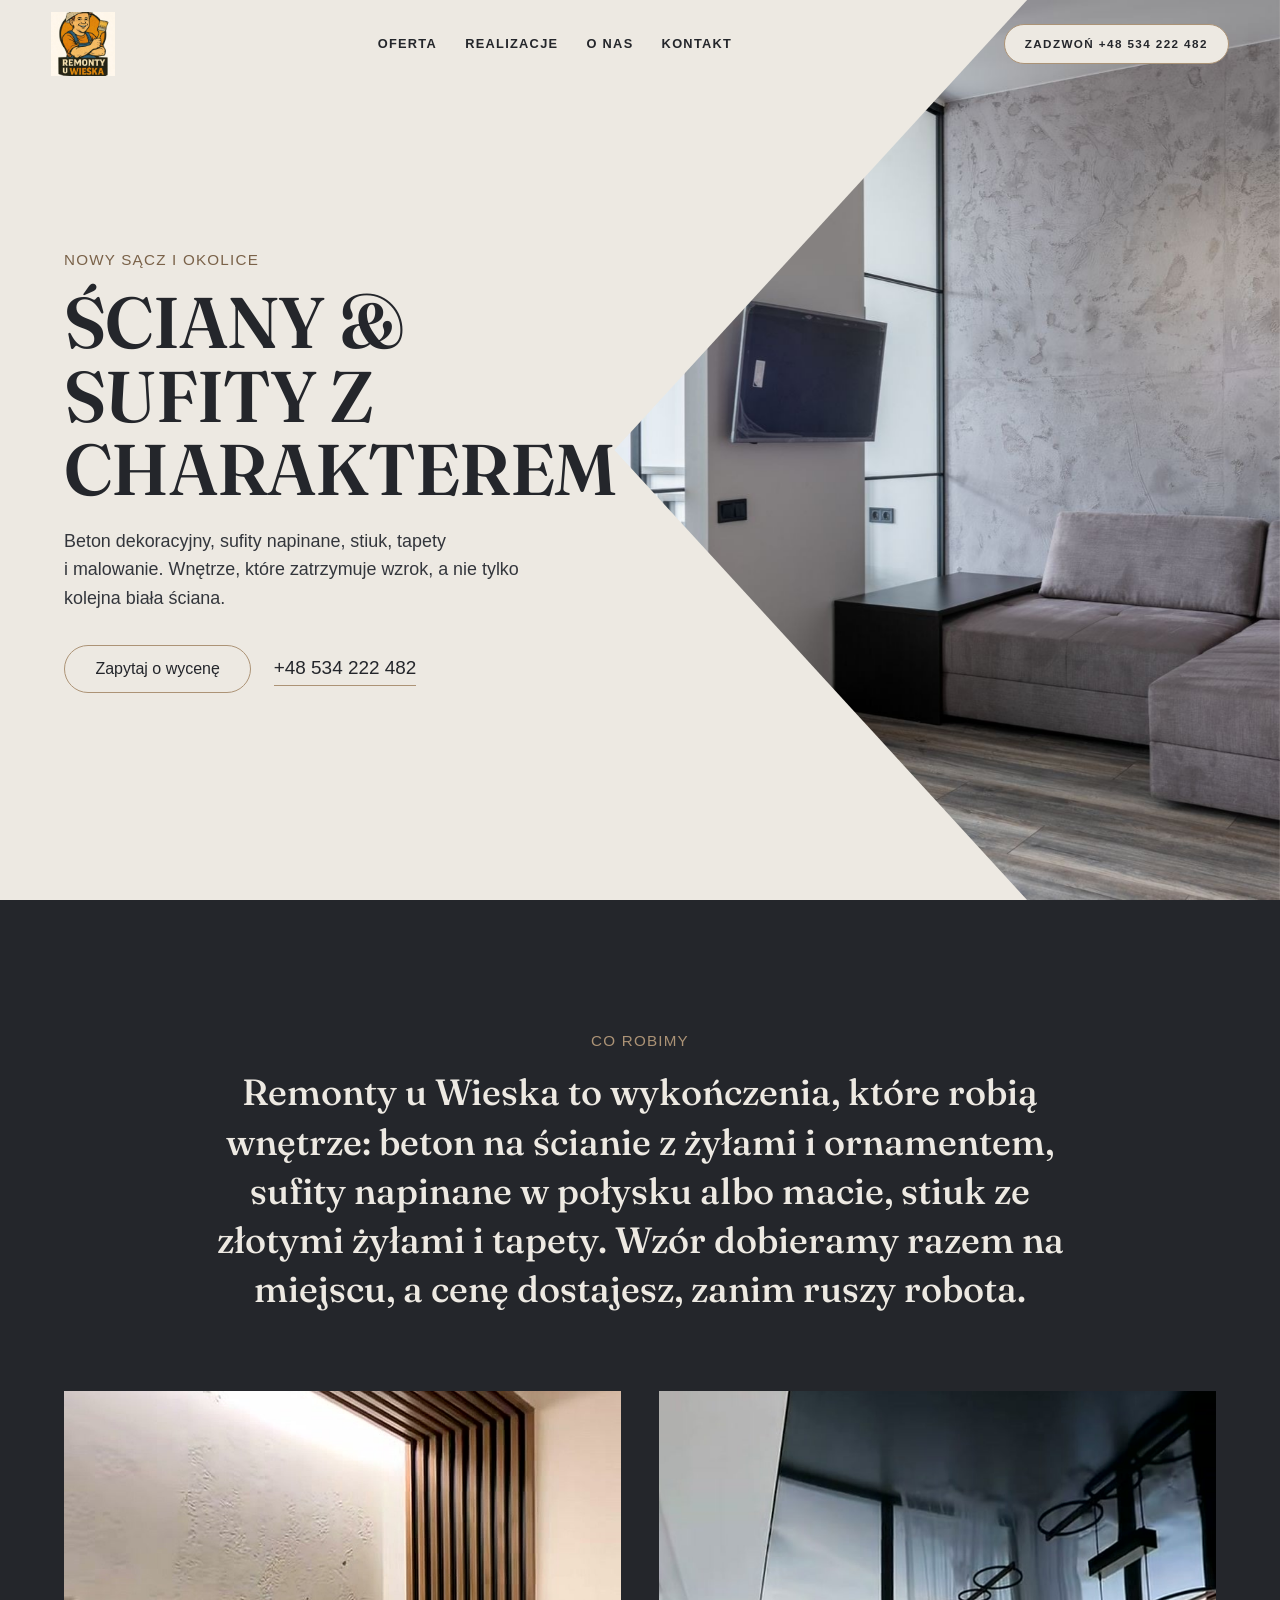
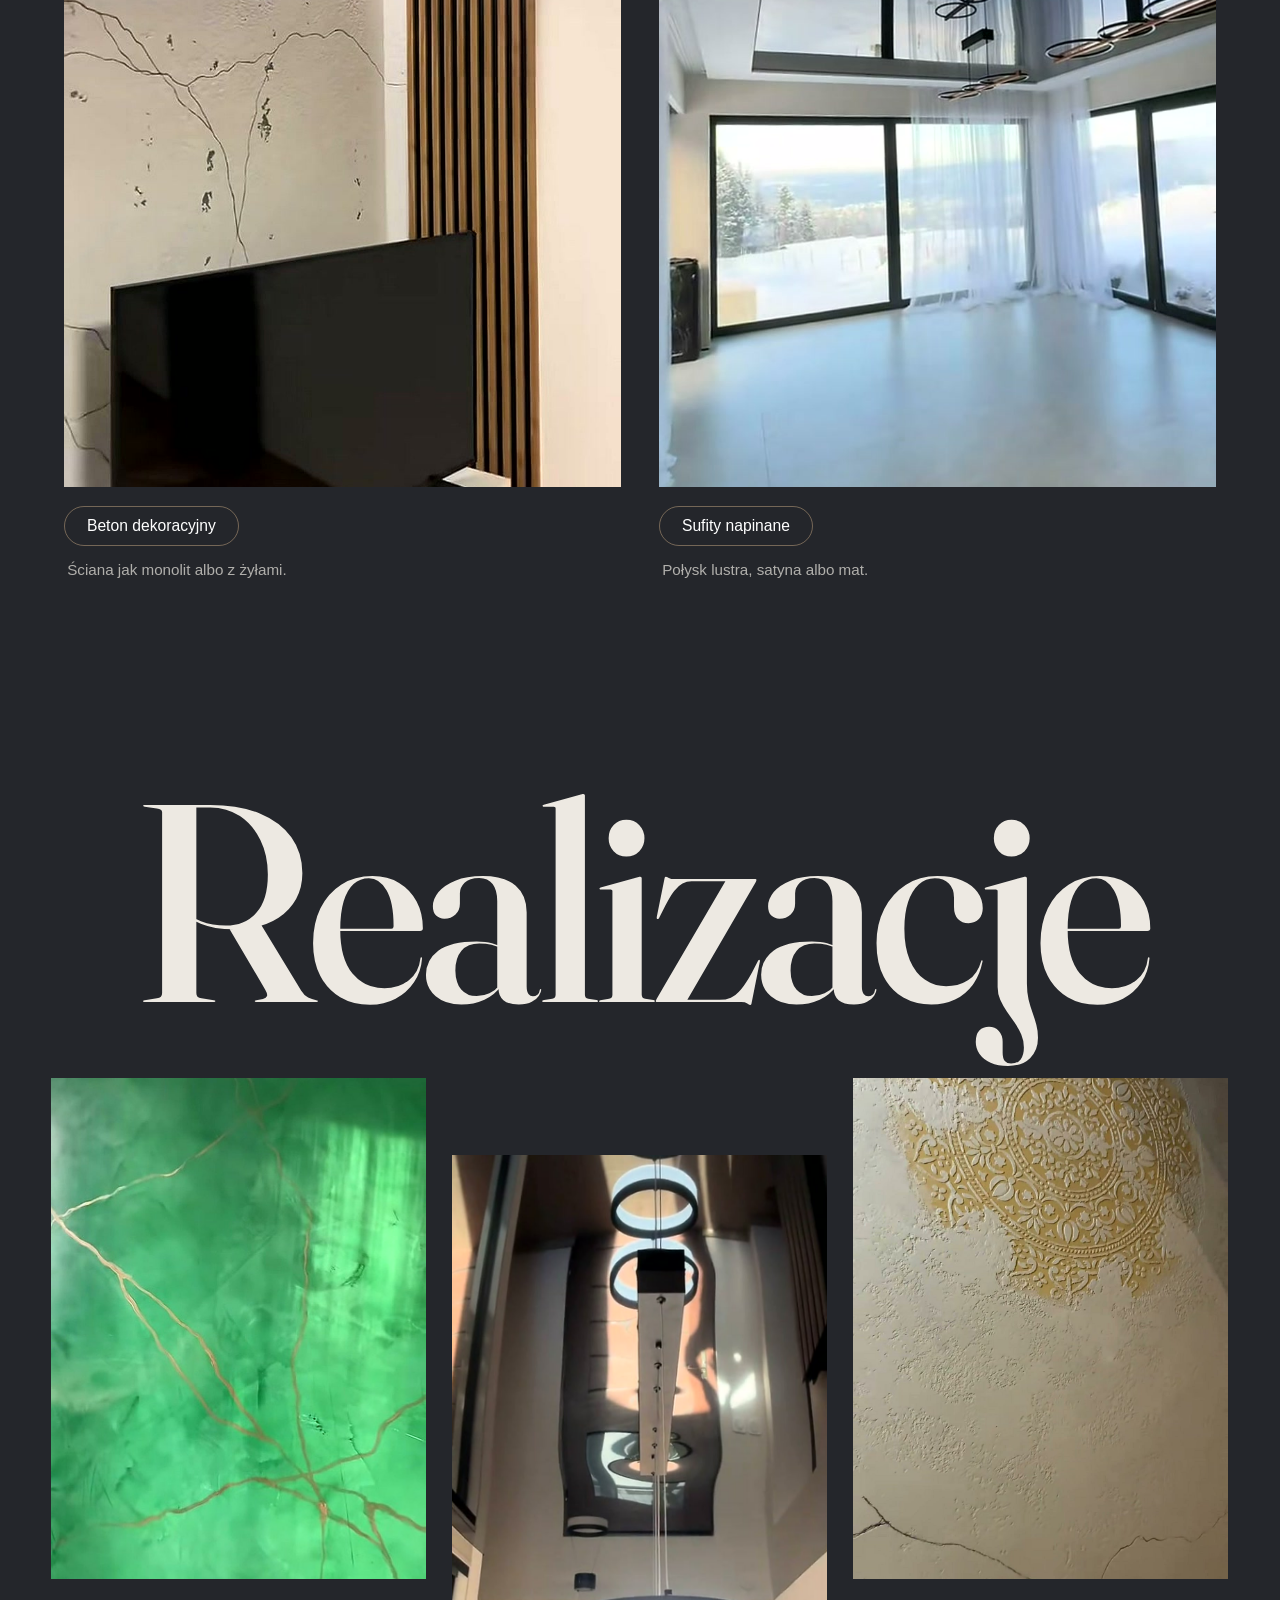
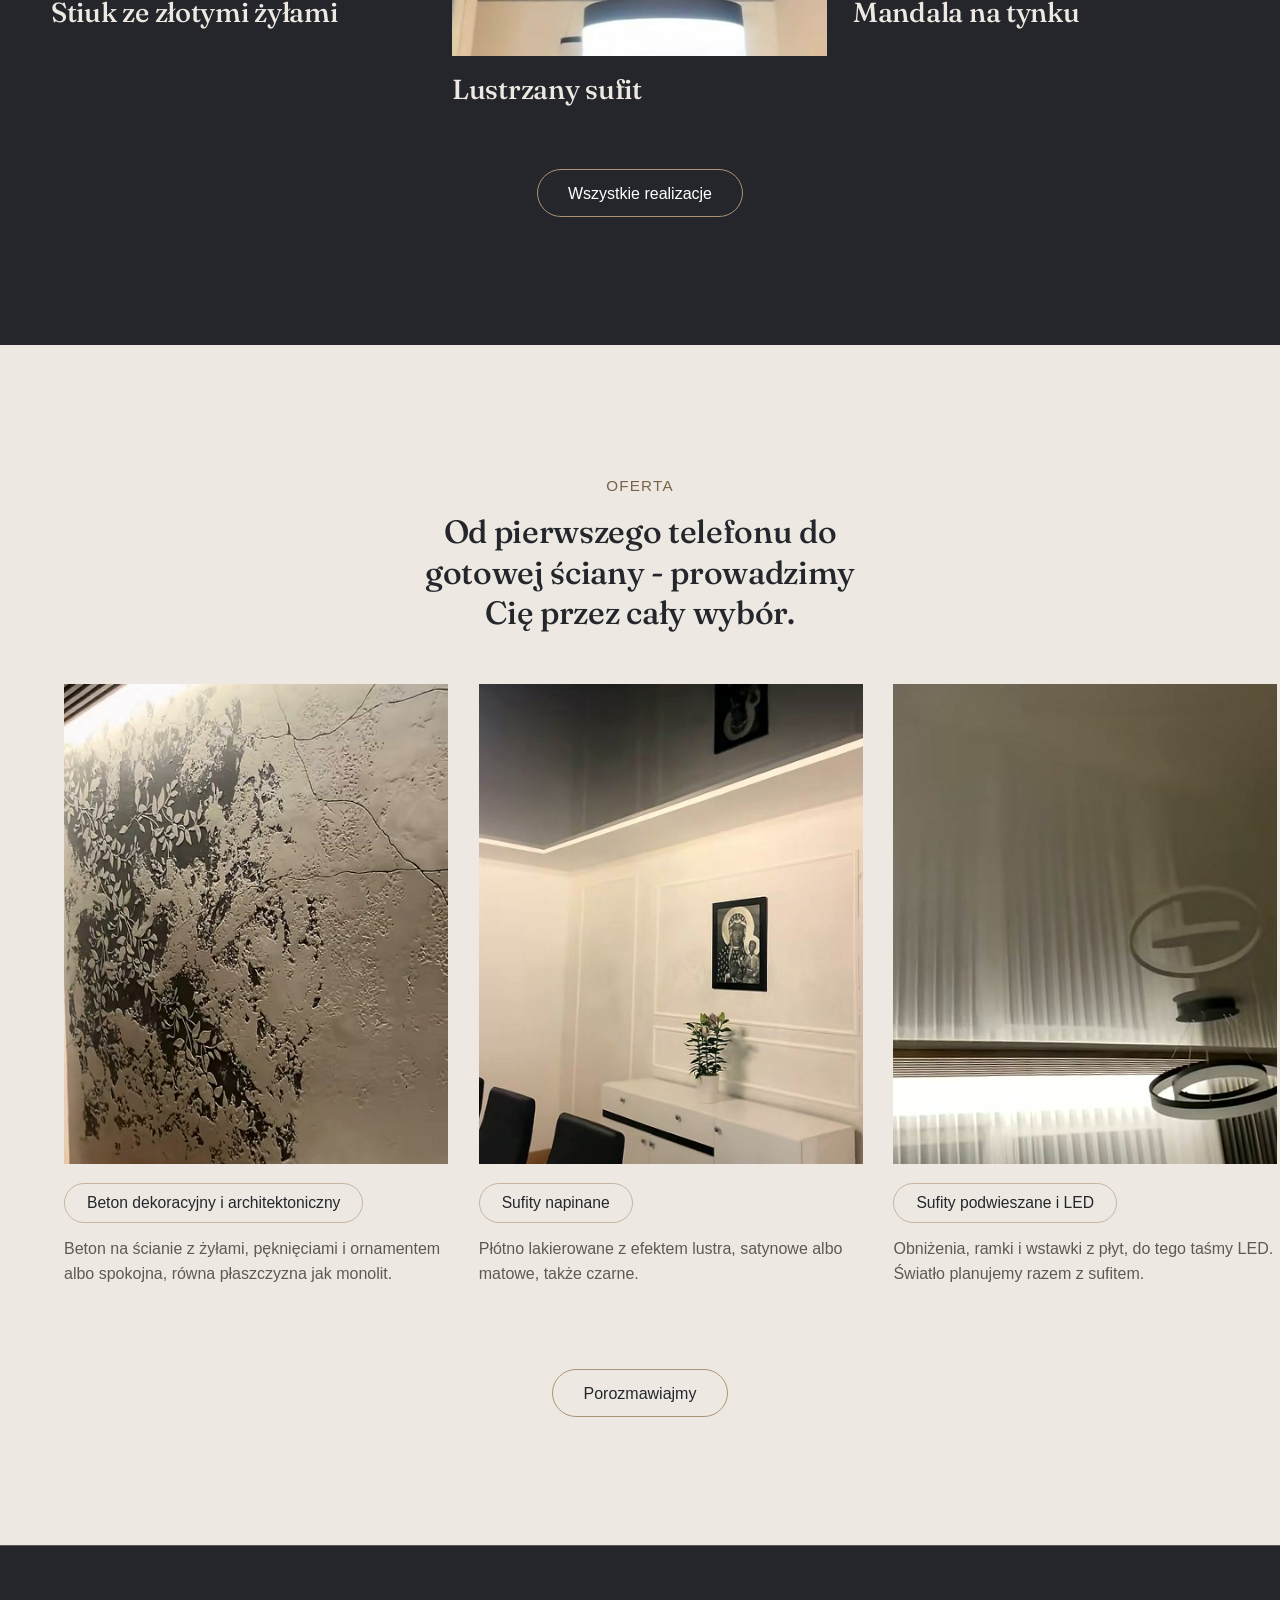
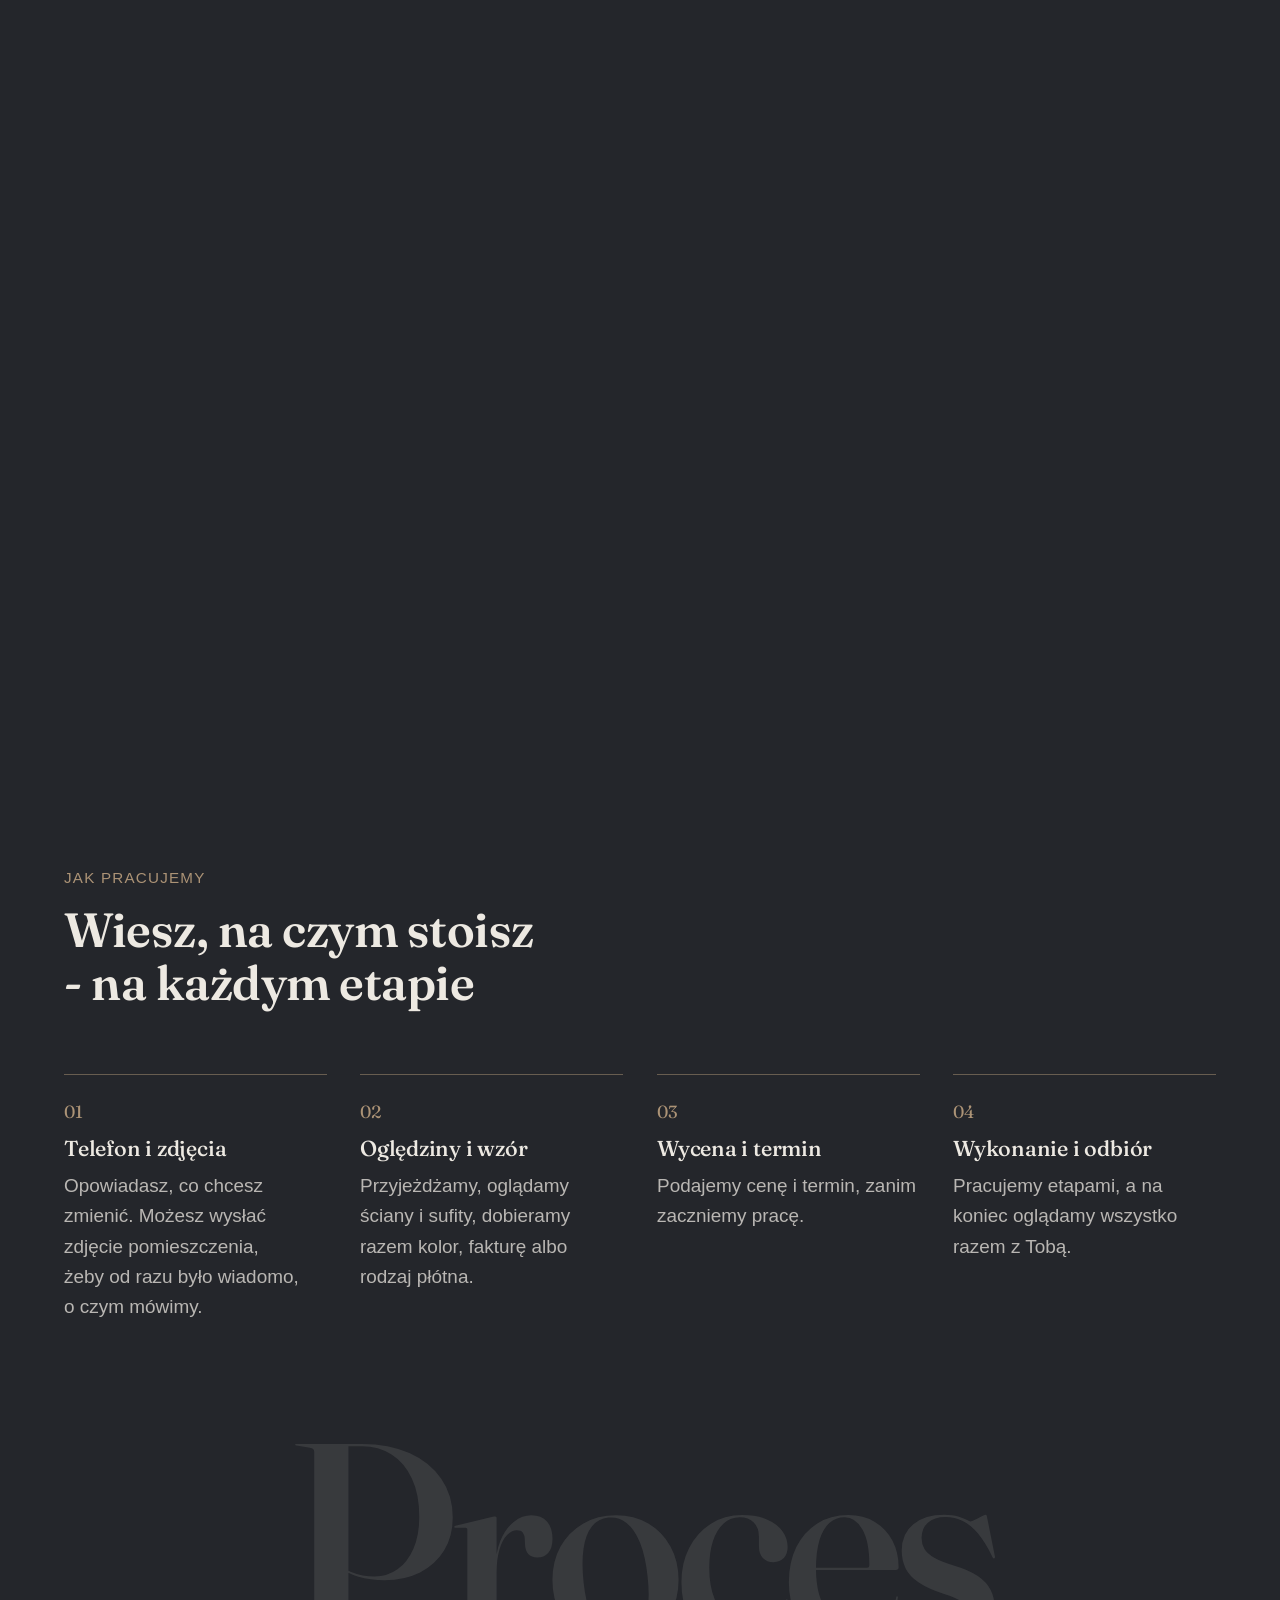
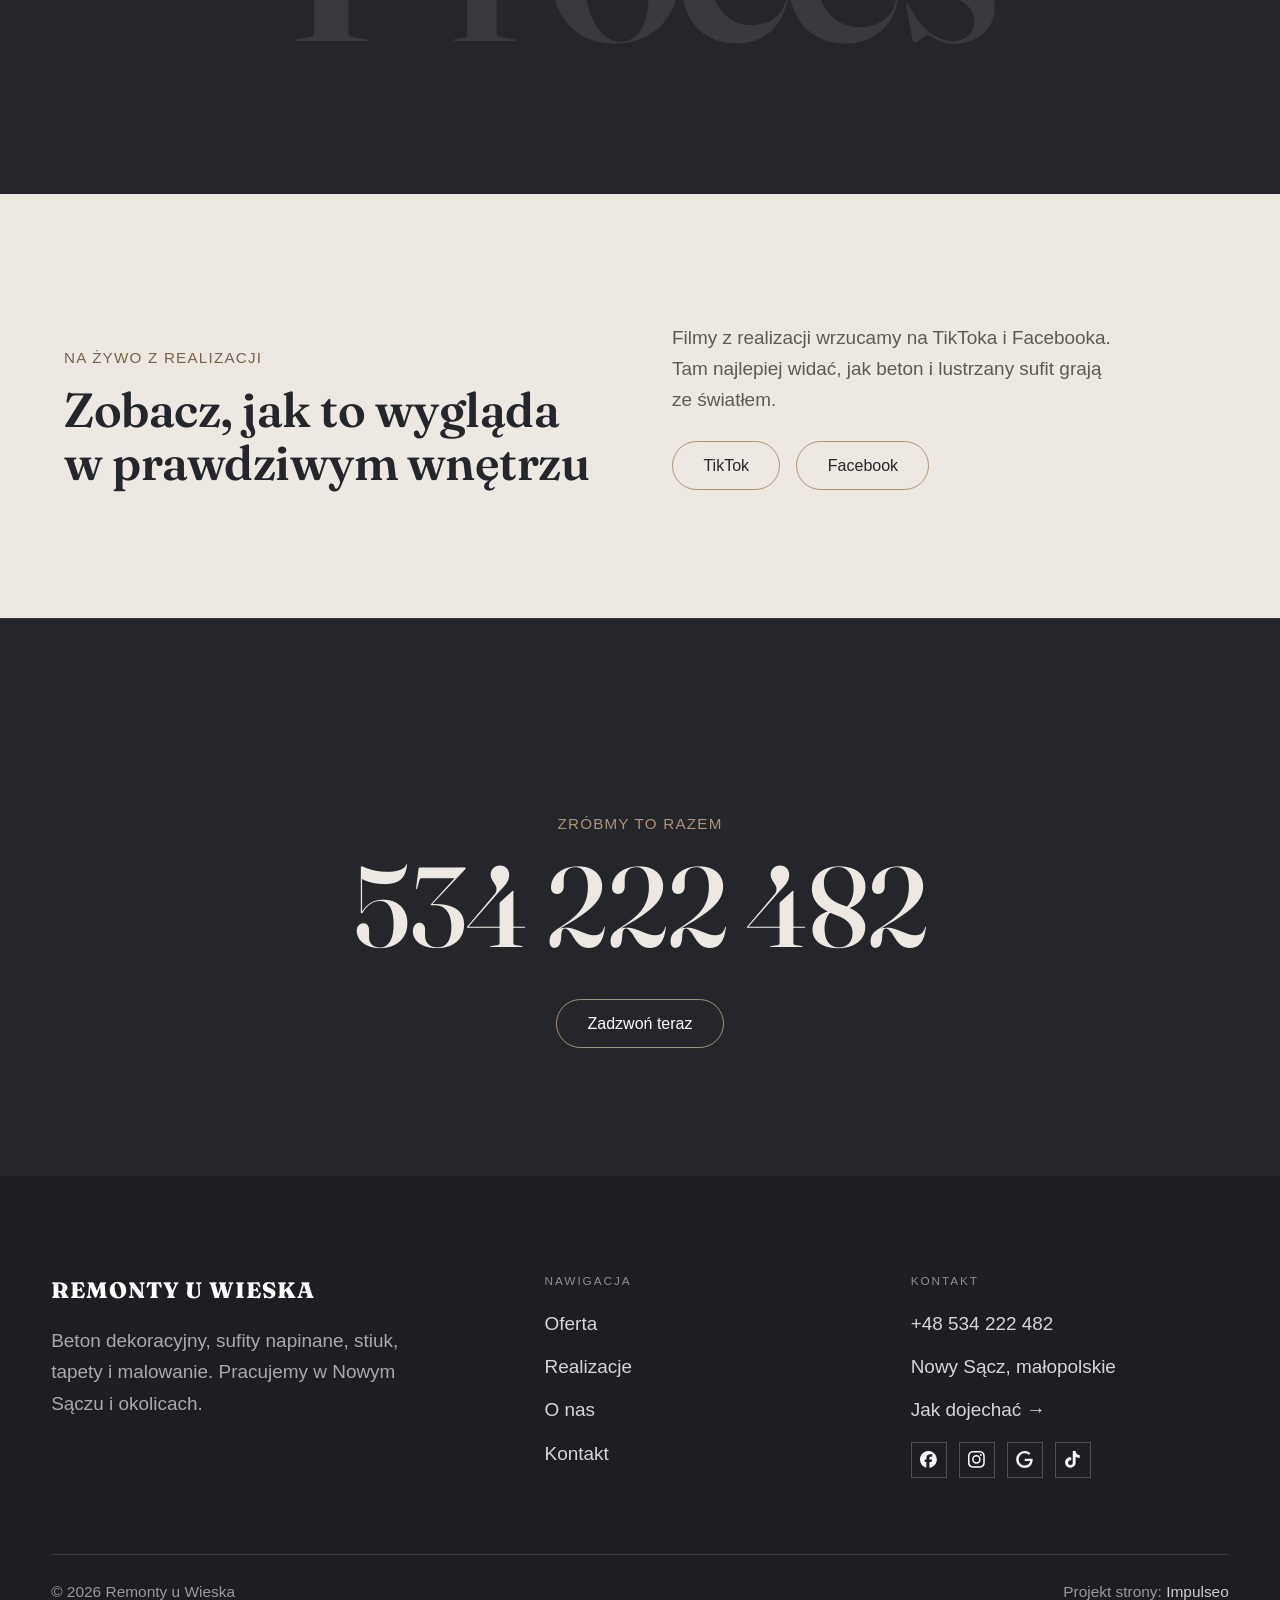
<file: index.html>
<!DOCTYPE html>
<html lang="pl">
<head>
<meta charset="UTF-8">
<meta name="viewport" content="width=device-width, initial-scale=1.0">
<title>Remonty u Wieska - beton dekoracyjny i sufity napinane · Nowy Sącz</title>
<meta name="description" content="Remonty u Wieska - beton dekoracyjny z żyłami i ornamentem, sufity napinane i podwieszane z LED, stiuk, tapety, malowanie i gładzie. Nowy Sącz i okolice. Zadzwoń: +48 534 222 482.">
<link rel="canonical" href="https://kris20032.github.io/remonty-u-wieska/">
<meta name="robots" content="noindex, nofollow">
<meta property="og:type" content="website">
<meta property="og:locale" content="pl_PL">
<meta property="og:site_name" content="Remonty u Wieska">
<meta property="og:title" content="Remonty u Wieska - beton dekoracyjny i sufity napinane · Nowy Sącz">
<meta property="og:description" content="Remonty u Wieska - beton dekoracyjny z żyłami i ornamentem, sufity napinane i podwieszane z LED, stiuk, tapety, malowanie i gładzie. Nowy Sącz i okolice. Zadzwoń: +48 534 222 482.">
<meta property="og:url" content="https://kris20032.github.io/remonty-u-wieska/">
<meta property="og:image" content="https://kris20032.github.io/remonty-u-wieska/img/og.jpg">
<meta property="og:image:width" content="1200">
<meta property="og:image:height" content="630">
<meta name="twitter:card" content="summary_large_image">
<script type="application/ld+json">{"@context": "https://schema.org", "@type": "LocalBusiness", "name": "Remonty u Wieska", "url": "https://kris20032.github.io/remonty-u-wieska/", "telephone": "+48534222482", "image": "https://kris20032.github.io/remonty-u-wieska/img/og.jpg", "areaServed": "Nowy Sącz", "sameAs": ["https://www.facebook.com/remonty.u.wieska/", "https://www.tiktok.com/@wieslaw1211", "https://www.instagram.com/mwieslaw/", "https://www.google.com/maps/place/Remonty+u+Wieska/@49.5841886,20.7217006,1879m/data=!3m1!1e3!4m6!3m5!1s0x473de555f6c39bbd:0xe675460f3e158f18!8m2!3d49.5841613!4d20.7249374!16s%2Fg%2F11ym0t6mdz"]}</script>
<link rel="preconnect" href="https://fonts.googleapis.com">
<link rel="preconnect" href="https://fonts.gstatic.com" crossorigin>
<link href="https://fonts.googleapis.com/css2?family=Fraunces:opsz,wght@9..144,500;9..144,600&display=swap" rel="stylesheet">
<link href="https://api.fontshare.com/v2/css?f[]=satoshi@400,500,700&display=swap" rel="stylesheet">
<link rel="preconnect" href="https://api.fontshare.com" crossorigin>
<link rel="stylesheet" href="assets/styles.css?v=kw1610">
</head>
<body>

<header class="nav">
  <div class="wrap nav-inner">
    <a class="brand brand-has-logo" href="index.html"><img class="brand-logo" src="img/logo.jpg" alt="Remonty u Wieska" width="719" height="720" decoding="async"></a>
    <nav class="nav-links">
      <a href="oferta.html">Oferta</a>
      <a href="realizacje.html">Realizacje</a>
      <a href="o-nas.html">O nas</a>
      <a href="kontakt.html">Kontakt</a>
      <a href="tel:+48534222482" class="btn btn-accent">Zadzwoń +48 534 222 482</a>
    </nav>
    <button class="nav-toggle" aria-label="Menu"><span></span><span></span><span></span></button>
  </div>
</header>

<main class="kw-home">
<section class="kw-hero">
  <div class="kw-hero-copy">
    <p class="kw-sub">Nowy Sącz i&nbsp;okolice</p>
    <h1 class="kw-hero-title">Ściany &amp; sufity z&nbsp;charakterem</h1>
    <p class="kw-hero-lead">Beton dekoracyjny, sufity napinane, stiuk, tapety i&nbsp;malowanie. Wnętrze, które zatrzymuje wzrok, a&nbsp;nie tylko kolejna biała ściana.</p>
    <div class="kw-hero-btns">
      <a href="kontakt.html" class="kw-btn">Zapytaj o&nbsp;wycenę</a>
      <a href="tel:+48534222482" class="kw-link">+48 534 222 482</a>
    </div>
  </div>
  <figure class="kw-hero-img"><img src="img/hero.jpg" fetchpriority="high" alt="Salon ze ścianą z betonu dekoracyjnego" width="1880" height="1255"></figure>
</section>

<section class="kw-dark kw-intro kw-duo-band">
  <div class="kw-wrap reveal">
    <p class="kw-sub">Co robimy</p>
    <p class="kw-intro-txt">Remonty u&nbsp;Wieska to wykończenia, które robią wnętrze: beton na ścianie z&nbsp;żyłami i&nbsp;ornamentem, sufity napinane w&nbsp;połysku albo macie, stiuk ze złotymi żyłami i&nbsp;tapety. Wzór dobieramy razem na miejscu, a&nbsp;cenę dostajesz, zanim ruszy robota.</p>
  </div>
  <div class="kw-wrap kw-duo">
    <a href="oferta.html" class="kw-duo-item reveal">
      <figure><img src="img/g1.jpg" alt="Ściana z betonu dekoracyjnego za telewizorem" width="864" height="1536" decoding="async"></figure>
      <span class="kw-btn kw-btn--alt">Beton dekoracyjny</span>
      <p class="kw-foot">Ściana jak monolit albo z&nbsp;żyłami.</p>
    </a>
    <a href="oferta.html" class="kw-duo-item reveal">
      <figure><img src="img/g4.jpg" alt="Lustrzany sufit napinany w salonie" width="798" height="1482" decoding="async"></figure>
      <span class="kw-btn kw-btn--alt">Sufity napinane</span>
      <p class="kw-foot">Połysk lustra, satyna albo mat.</p>
    </a>
  </div>
</section>

<section class="kw-dark kw-work">
  <h2 class="kw-huge reveal">Realizacje</h2>
  <div class="kw-work-grid">
    <a href="realizacje.html" class="kw-proj reveal"><figure><img src="img/g10.jpg" alt="Zielony stiuk ze złotymi żyłami" loading="lazy" width="795" height="1383" decoding="async"></figure><h3>Stiuk ze złotymi żyłami</h3></a>
    <a href="realizacje.html" class="kw-proj reveal"><figure><img src="img/g12.jpg" alt="Lustrzany sufit z okrągłymi lampami" loading="lazy" width="804" height="1486" decoding="async"></figure><h3>Lustrzany sufit</h3></a>
    <a href="realizacje.html" class="kw-proj reveal"><figure><img src="img/g9.jpg" alt="Złota mandala na tynku" loading="lazy" width="1080" height="1920" decoding="async"></figure><h3>Mandala na tynku</h3></a>
  </div>
  <div class="kw-center reveal"><a href="realizacje.html" class="kw-btn">Wszystkie realizacje</a></div>
</section>

<section class="kw-beige kw-services">
  <div class="kw-wrap kw-services-head reveal">
    <p class="kw-sub">Oferta</p>
    <h2 class="kw-h5">Od pierwszego telefonu do gotowej ściany - prowadzimy Cię przez cały wybór.</h2>
  </div>
  <div class="kw-rail" tabindex="0" aria-label="Zakres prac">
    <a href="oferta.html" class="kw-card"><figure><img src="img/g13.jpg" alt="Beton dekoracyjny z motywem liści i podświetleniem" loading="lazy" width="864" height="1536" decoding="async"></figure><span class="kw-btn kw-btn--alt">Beton dekoracyjny i&nbsp;architektoniczny</span><p>Beton na ścianie z&nbsp;żyłami, pęknięciami i&nbsp;ornamentem albo spokojna, równa płaszczyzna jak monolit.</p></a>
    <a href="oferta.html" class="kw-card"><figure><img src="img/g7.jpg" alt="Czarny sufit napinany w jadalni" loading="lazy" width="864" height="1536" decoding="async"></figure><span class="kw-btn kw-btn--alt">Sufity napinane</span><p>Płótno lakierowane z&nbsp;efektem lustra, satynowe albo matowe, także czarne.</p></a>
    <a href="oferta.html" class="kw-card"><figure><img src="img/g11.jpg" alt="Sufit podwieszany z podświetleniem LED" loading="lazy" width="1482" height="798" decoding="async"></figure><span class="kw-btn kw-btn--alt">Sufity podwieszane i&nbsp;LED</span><p>Obniżenia, ramki i&nbsp;wstawki z&nbsp;płyt, do tego taśmy LED. Światło planujemy razem z&nbsp;sufitem.</p></a>
    <a href="oferta.html" class="kw-card"><figure><img src="img/g6.jpg" alt="Dekoracja ścienna w miedzianym kolorze" loading="lazy" width="864" height="1536" decoding="async"></figure><span class="kw-btn kw-btn--alt">Stiuk i&nbsp;dekoracje ścienne</span><p>Stiuk z&nbsp;efektem marmuru, także kolorowy ze złotymi żyłami, mandale i&nbsp;wzory na tynku.</p></a>
    <a href="oferta.html" class="kw-card"><figure><img src="img/g8.jpg" alt="Tapeta w liście palmy" loading="lazy" width="1080" height="1920" decoding="async"></figure><span class="kw-btn kw-btn--alt">Tapety i&nbsp;fototapety</span><p>Liście, kwiaty i&nbsp;motywy roślinne. Ścianę przygotowujemy tak, żeby łączenia nie było widać.</p></a>
    <a href="oferta.html" class="kw-card"><figure><img src="img/g15.jpg" alt="Jasne, świeżo wykończone wnętrze" loading="lazy" width="1877" height="1300" decoding="async"></figure><span class="kw-btn kw-btn--alt">Malowanie, gładzie i&nbsp;naprawy</span><p>Gładzie, malowanie mieszkań i&nbsp;domów, cegła dekoracyjna. Drobna naprawa w&nbsp;domu? Też zadzwoń.</p></a>
  </div>
  <div class="kw-center reveal"><a href="kontakt.html" class="kw-btn">Porozmawiajmy</a></div>
</section>

<section class="stopklatka kw-full" aria-hidden="true">
  <div class="stk-bg" style="background-image:url(img/about.jpg)"></div>
</section>

<section class="kw-dark kw-steps">
  <div class="kw-wrap">
    <div class="kw-steps-head reveal">
      <p class="kw-sub">Jak pracujemy</p>
      <h2>Wiesz, na czym stoisz - na każdym etapie</h2>
    </div>
    <ol class="kw-steps-list">
      <li class="reveal"><span>01</span><h3>Telefon i&nbsp;zdjęcia</h3><p>Opowiadasz, co chcesz zmienić. Możesz wysłać zdjęcie pomieszczenia, żeby od razu było wiadomo, o&nbsp;czym mówimy.</p></li>
      <li class="reveal"><span>02</span><h3>Oględziny i&nbsp;wzór</h3><p>Przyjeżdżamy, oglądamy ściany i&nbsp;sufity, dobieramy razem kolor, fakturę albo rodzaj płótna.</p></li>
      <li class="reveal"><span>03</span><h3>Wycena i&nbsp;termin</h3><p>Podajemy cenę i&nbsp;termin, zanim zaczniemy pracę.</p></li>
      <li class="reveal"><span>04</span><h3>Wykonanie i&nbsp;odbiór</h3><p>Pracujemy etapami, a&nbsp;na koniec oglądamy wszystko razem z&nbsp;Tobą.</p></li>
    </ol>
  </div>
  <h2 class="kw-huge kw-huge--scroll reveal" aria-hidden="true">Proces</h2>
</section>

<section class="kw-beige kw-social">
  <div class="kw-wrap kw-social-grid">
    <div class="reveal">
      <p class="kw-sub">Na żywo z&nbsp;realizacji</p>
      <h2>Zobacz, jak to wygląda w&nbsp;prawdziwym wnętrzu</h2>
    </div>
    <div class="reveal">
      <p class="kw-muted">Filmy z&nbsp;realizacji wrzucamy na TikToka i&nbsp;Facebooka. Tam najlepiej widać, jak beton i&nbsp;lustrzany sufit grają ze światłem.</p>
      <div class="kw-hero-btns kw-social-btns">
        <a href="https://www.tiktok.com/@wieslaw1211" target="_blank" rel="noopener" class="kw-btn">TikTok</a>
        <a href="https://www.facebook.com/remonty.u.wieska/" target="_blank" rel="noopener" class="kw-btn">Facebook</a>
      </div>
    </div>
  </div>
</section>

<section class="kw-dark kw-cta">
  <div class="kw-wrap kw-center reveal">
    <p class="kw-sub">Zróbmy to razem</p>
    <h2><a href="tel:+48534222482">534 222 482</a></h2>
    <a href="tel:+48534222482" class="kw-btn">Zadzwoń teraz</a>
  </div>
</section>
</main>

<footer>
  <div class="wrap">
    <div class="foot-grid">
      <div class="foot-brand">
        <div class="name">Remonty u Wieska</div>
        <p>Beton dekoracyjny, sufity napinane, stiuk, tapety i malowanie. Pracujemy w Nowym Sączu i okolicach.</p>
      </div>
      <div class="foot-col">
        <h4>Nawigacja</h4>
        <a href="oferta.html">Oferta</a>
        <a href="realizacje.html">Realizacje</a>
        <a href="o-nas.html">O nas</a>
        <a href="kontakt.html">Kontakt</a>
      </div>
      <div class="foot-col">
        <h4>Kontakt</h4>
        <a href="tel:+48534222482">+48 534 222 482</a>
        <p>Nowy Sącz, małopolskie</p>
        <a href="https://www.google.com/maps/place/Remonty+u+Wieska/@49.5841886,20.7217006,1879m/data=!3m1!1e3!4m6!3m5!1s0x473de555f6c39bbd:0xe675460f3e158f18!8m2!3d49.5841613!4d20.7249374!16s%2Fg%2F11ym0t6mdz" target="_blank" rel="noopener">Jak dojechać →</a>
      <div class="foot-soc">
        <a class="soc" href="https://www.facebook.com/remonty.u.wieska/" target="_blank" rel="noopener" aria-label="Facebook - Remonty u Wieska"><svg viewBox="0 0 24 24" aria-hidden="true" focusable="false"><path d="M9.101 23.691v-7.98H6.627v-3.667h2.474v-1.58c0-4.085 1.848-5.978 5.858-5.978.401 0 .955.042 1.468.103a8.68 8.68 0 0 1 1.141.195v3.325a8.623 8.623 0 0 0-.653-.036 26.805 26.805 0 0 0-.733-.009c-.707 0-1.259.096-1.675.309a1.686 1.686 0 0 0-.679.622c-.258.42-.374.995-.374 1.752v1.297h3.919l-.386 2.103-.287 1.564h-3.246v8.245C19.396 23.238 24 18.179 24 12.044c0-6.627-5.373-12-12-12s-12 5.373-12 12c0 5.628 3.874 10.35 9.101 11.647Z" fill="currentColor"/></svg></a>
        <a class="soc" href="https://www.instagram.com/mwieslaw/" target="_blank" rel="noopener" aria-label="Instagram - Remonty u Wieska"><svg viewBox="0 0 24 24" aria-hidden="true" focusable="false"><path d="M7.0301.084c-1.2768.0602-2.1487.264-2.911.5634-.7888.3075-1.4575.72-2.1228 1.3877-.6652.6677-1.075 1.3368-1.3802 2.127-.2954.7638-.4956 1.6365-.552 2.914-.0564 1.2775-.0689 1.6882-.0626 4.947.0062 3.2586.0206 3.6671.0825 4.9473.061 1.2765.264 2.1482.5635 2.9107.308.7889.72 1.4573 1.388 2.1228.6679.6655 1.3365 1.0743 2.1285 1.38.7632.295 1.6361.4961 2.9134.552 1.2773.056 1.6884.069 4.9462.0627 3.2578-.0062 3.668-.0207 4.9478-.0814 1.28-.0607 2.147-.2652 2.9098-.5633.7889-.3086 1.4578-.72 2.1228-1.3881.665-.6682 1.0745-1.3378 1.3795-2.1284.2957-.7632.4966-1.636.552-2.9124.056-1.2809.0692-1.6898.063-4.948-.0063-3.2583-.021-3.6668-.0817-4.9465-.0607-1.2797-.264-2.1487-.5633-2.9117-.3084-.7889-.72-1.4568-1.3876-2.1228C21.2982 1.33 20.628.9208 19.8378.6165 19.074.321 18.2017.1197 16.9244.0645 15.6471.0093 15.236-.005 11.977.0014 8.718.0076 8.31.0215 7.0301.0839m.1402 21.6932c-1.17-.0509-1.8053-.2453-2.2287-.408-.5606-.216-.96-.4771-1.3819-.895-.422-.4178-.6811-.8186-.9-1.378-.1644-.4234-.3624-1.058-.4171-2.228-.0595-1.2645-.072-1.6442-.079-4.848-.007-3.2037.0053-3.583.0607-4.848.05-1.169.2456-1.805.408-2.2282.216-.5613.4762-.96.895-1.3816.4188-.4217.8184-.6814 1.3783-.9003.423-.1651 1.0575-.3614 2.227-.4171 1.2655-.06 1.6447-.072 4.848-.079 3.2033-.007 3.5835.005 4.8495.0608 1.169.0508 1.8053.2445 2.228.408.5608.216.96.4754 1.3816.895.4217.4194.6816.8176.9005 1.3787.1653.4217.3617 1.056.4169 2.2263.0602 1.2655.0739 1.645.0796 4.848.0058 3.203-.0055 3.5834-.061 4.848-.051 1.17-.245 1.8055-.408 2.2294-.216.5604-.4763.96-.8954 1.3814-.419.4215-.8181.6811-1.3783.9-.4224.1649-1.0577.3617-2.2262.4174-1.2656.0595-1.6448.072-4.8493.079-3.2045.007-3.5825-.006-4.848-.0608M16.953 5.5864A1.44 1.44 0 1 0 18.39 4.144a1.44 1.44 0 0 0-1.437 1.4424M5.8385 12.012c.0067 3.4032 2.7706 6.1557 6.173 6.1493 3.4026-.0065 6.157-2.7701 6.1506-6.1733-.0065-3.4032-2.771-6.1565-6.174-6.1498-3.403.0067-6.156 2.771-6.1496 6.1738M8 12.0077a4 4 0 1 1 4.008 3.9921A3.9996 3.9996 0 0 1 8 12.0077" fill="currentColor"/></svg></a>
        <a class="soc" href="https://www.google.com/maps/place/Remonty+u+Wieska/@49.5841886,20.7217006,1879m/data=!3m1!1e3!4m6!3m5!1s0x473de555f6c39bbd:0xe675460f3e158f18!8m2!3d49.5841613!4d20.7249374!16s%2Fg%2F11ym0t6mdz" target="_blank" rel="noopener" aria-label="Google - Remonty u Wieska"><svg viewBox="0 0 24 24" aria-hidden="true" focusable="false"><path d="M12.48 10.92v3.28h7.84c-.24 1.84-.853 3.187-1.787 4.133-1.147 1.147-2.933 2.4-6.053 2.4-4.827 0-8.6-3.893-8.6-8.72s3.773-8.72 8.6-8.72c2.6 0 4.507 1.027 5.907 2.347l2.307-2.307C18.747 1.44 16.133 0 12.48 0 5.867 0 .307 5.387.307 12s5.56 12 12.173 12c3.573 0 6.267-1.173 8.373-3.36 2.16-2.16 2.84-5.213 2.84-7.667 0-.76-.053-1.467-.173-2.053H12.48z" fill="currentColor"/></svg></a>
        <a class="soc" href="https://www.tiktok.com/@wieslaw1211" target="_blank" rel="noopener" aria-label="TikTok - Remonty u Wieska"><svg viewBox="0 0 24 24" aria-hidden="true" focusable="false"><path d="M12.525.02c1.31-.02 2.61-.01 3.91-.02.08 1.53.63 3.09 1.75 4.17 1.12 1.11 2.7 1.62 4.24 1.79v4.03c-1.44-.05-2.89-.35-4.2-.97-.57-.26-1.1-.59-1.62-.93-.01 2.92.01 5.84-.02 8.75-.08 1.4-.54 2.79-1.35 3.94-1.31 1.92-3.58 3.17-5.91 3.21-1.43.08-2.86-.31-4.08-1.03-2.02-1.19-3.44-3.37-3.65-5.71-.02-.5-.03-1-.01-1.49.18-1.9 1.12-3.72 2.58-4.96 1.66-1.44 3.98-2.13 6.15-1.72.02 1.48-.04 2.96-.04 4.44-.99-.32-2.15-.23-3.02.37-.63.41-1.11 1.04-1.36 1.75-.21.51-.15 1.07-.14 1.61.24 1.64 1.82 3.02 3.5 2.87 1.12-.01 2.19-.66 2.77-1.61.19-.33.4-.67.41-1.06.1-1.79.06-3.57.07-5.36.01-4.03-.01-8.05.02-12.07z" fill="currentColor"/></svg></a>
      </div>
      </div>
    </div>
    <div class="foot-bot">
      <span>© 2026 Remonty u Wieska</span>
      <span>Projekt strony: <a class="foot-credit" href="https://impulseo.pl" target="_blank" rel="noopener">Impulseo</a></span>
    </div>
  </div>
</footer>
<div class="sticky-call"><a class="sc-call" href="tel:+48534222482"><svg class="ico-tel" width="16" height="16" viewBox="0 0 24 24" fill="none" aria-hidden="true"><path d="M6.6 10.8a15.5 15.5 0 0 0 6.6 6.6l2.2-2.2a1 1 0 0 1 1-.24 11.4 11.4 0 0 0 3.6.58 1 1 0 0 1 1 1V20a1 1 0 0 1-1 1A17 17 0 0 1 3 4a1 1 0 0 1 1-1h3.5a1 1 0 0 1 1 1c0 1.25.2 2.46.58 3.6a1 1 0 0 1-.25 1l-2.23 2.2Z" fill="currentColor"/></svg> Zadzwoń</a><a class="sc-quote" href="kontakt.html">Zapytaj o wycenę</a></div>
<div class="demo-wazne" data-do="2026-10-22" data-cykl="3" hidden><svg class="dw-ico" width="13" height="13" viewBox="0 0 24 24" fill="none" aria-hidden="true"><circle cx="12" cy="12" r="8.6" stroke="currentColor" stroke-width="1.8"/><path d="M12 7.2V12l3.3 2" stroke="currentColor" stroke-width="1.8" stroke-linecap="round"/></svg><span class="dw-txt"></span></div>

<script src="assets/main.js"></script>
</body>
</html>
</file>
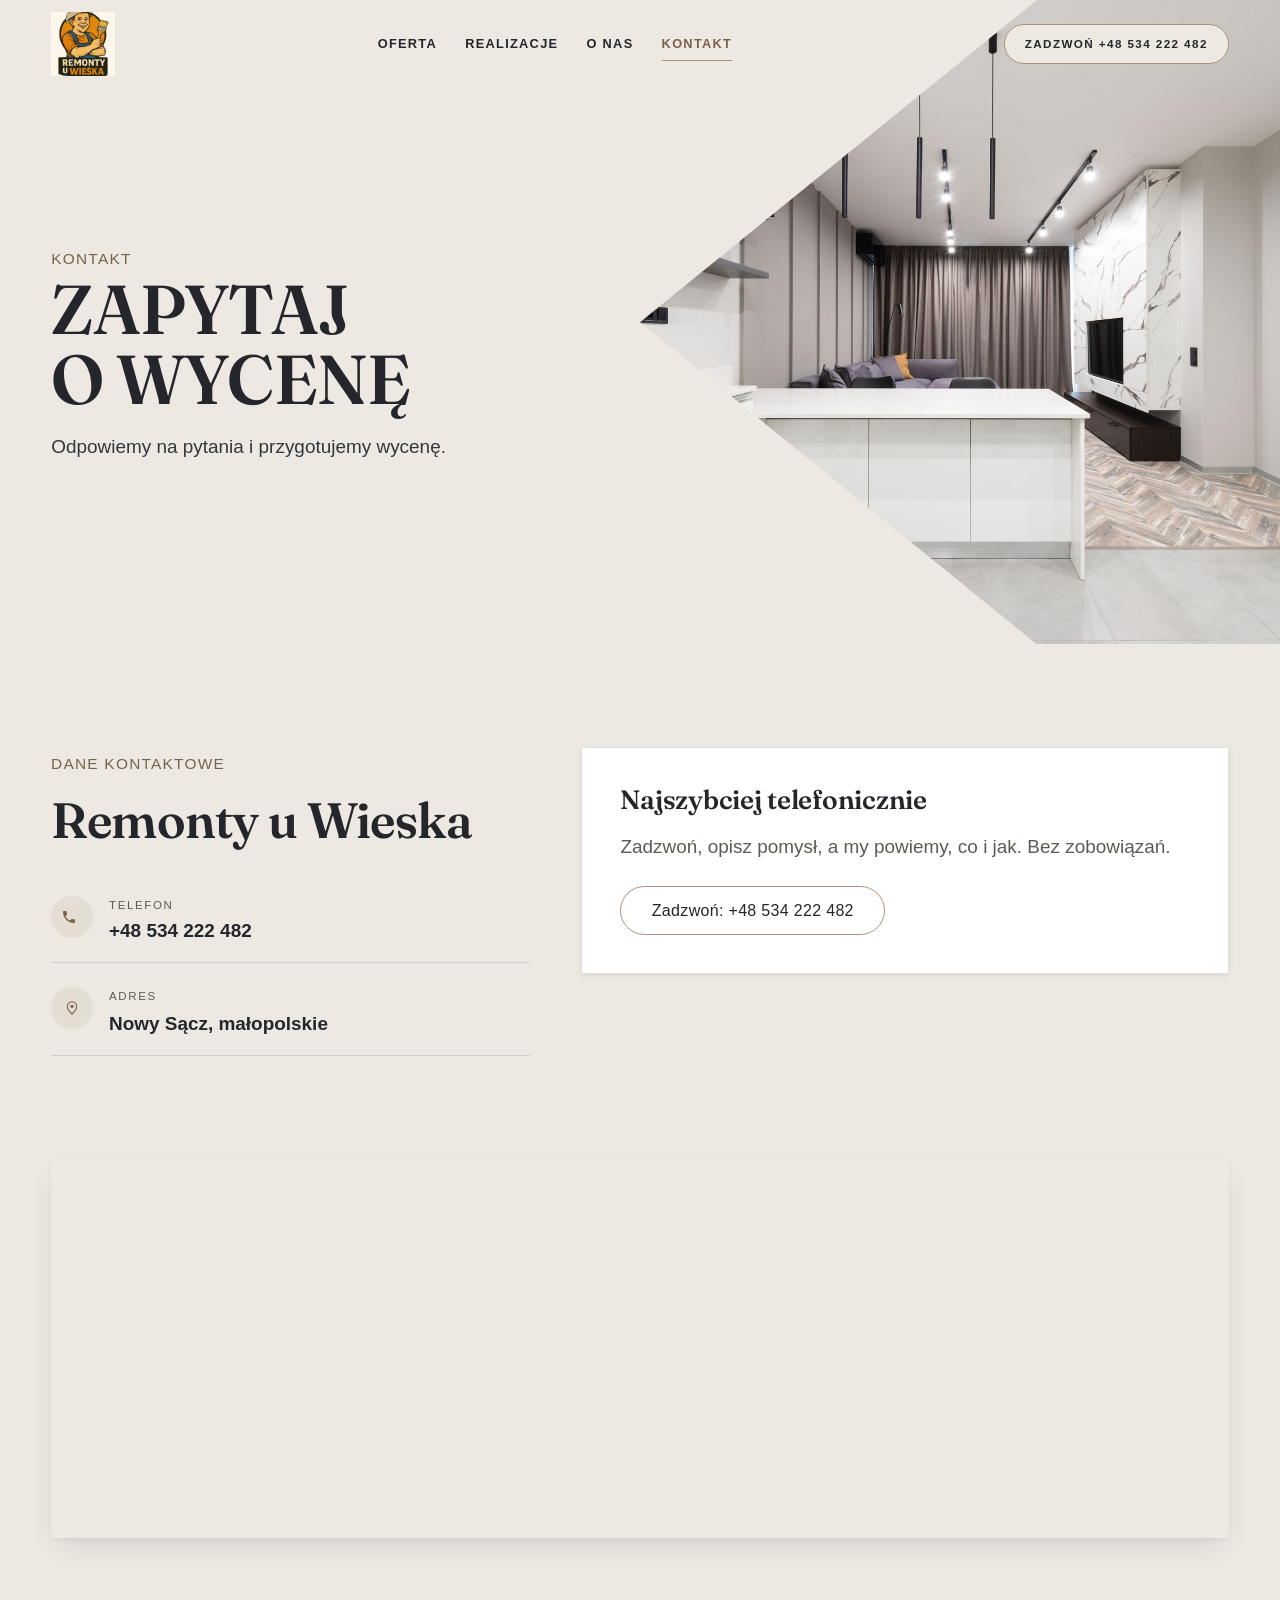
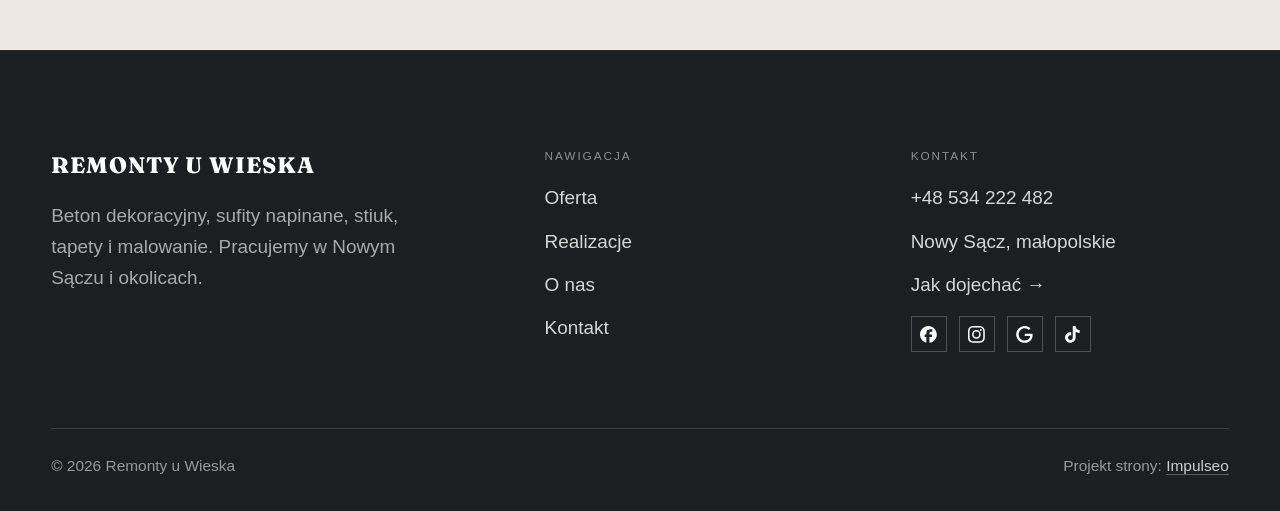
<file: kontakt.html>
<!DOCTYPE html>
<html lang="pl">
<head>
<meta charset="UTF-8">
<meta name="viewport" content="width=device-width, initial-scale=1.0">
<title>Kontakt - Remonty u Wieska</title>
<meta name="description" content="Kontakt Remonty u Wieska - Nowy Sącz, małopolskie">
<link rel="canonical" href="https://kris20032.github.io/remonty-u-wieska/kontakt.html">
<meta name="robots" content="noindex, nofollow">
<meta property="og:type" content="website">
<meta property="og:locale" content="pl_PL">
<meta property="og:site_name" content="Remonty u Wieska">
<meta property="og:title" content="Kontakt - Remonty u Wieska">
<meta property="og:description" content="Kontakt Remonty u Wieska - Nowy Sącz, małopolskie">
<meta property="og:url" content="https://kris20032.github.io/remonty-u-wieska/kontakt.html">
<meta property="og:image" content="https://kris20032.github.io/remonty-u-wieska/img/og.jpg">
<meta property="og:image:width" content="1200">
<meta property="og:image:height" content="630">
<meta name="twitter:card" content="summary_large_image">
<link rel="preconnect" href="https://fonts.googleapis.com">
<link rel="preconnect" href="https://fonts.gstatic.com" crossorigin>
<link href="https://fonts.googleapis.com/css2?family=Fraunces:opsz,wght@9..144,500;9..144,600&display=swap" rel="stylesheet">
<link href="https://api.fontshare.com/v2/css?f[]=satoshi@400,500,700&display=swap" rel="stylesheet">
<link rel="preconnect" href="https://api.fontshare.com" crossorigin>
<link rel="stylesheet" href="assets/styles.css?v=kw1610">
</head>
<body>

<header class="nav">
  <div class="wrap nav-inner">
    <a class="brand brand-has-logo" href="index.html"><img class="brand-logo" src="img/logo.jpg" alt="Remonty u Wieska" width="719" height="720" decoding="async"></a>
    <nav class="nav-links">
      <a href="oferta.html">Oferta</a>
      <a href="realizacje.html">Realizacje</a>
      <a href="o-nas.html">O nas</a>
      <a href="kontakt.html" class="active" aria-current="page">Kontakt</a>
      <a href="tel:+48534222482" class="btn btn-accent">Zadzwoń +48 534 222 482</a>
    </nav>
    <button class="nav-toggle" aria-label="Menu"><span></span><span></span><span></span></button>
  </div>
</header>

<main>
<section class="pagehead">
  <img src="img/ph3.jpg" alt="Remonty u Wieska - Zapytaj o wycenę" width="1880" height="1255" decoding="async">
  <div class="wrap">
    <span class="eyebrow">Kontakt</span>
    <h1>Zapytaj o wycenę</h1>
    <p>Odpowiemy na pytania i przygotujemy wycenę.</p>
  </div>
</section>
<section>
  <div class="wrap contact-grid">
    <div class="reveal">
      <span class="eyebrow">Dane kontaktowe</span>
      <h2 style="margin:var(--space-4) 0 var(--space-6)">Remonty u Wieska</h2>
      <div class="info-list">
        <div class="info-row"><div class="ic"><svg class="ico-tel" width="16" height="16" viewBox="0 0 24 24" fill="none" aria-hidden="true"><path d="M6.6 10.8a15.5 15.5 0 0 0 6.6 6.6l2.2-2.2a1 1 0 0 1 1-.24 11.4 11.4 0 0 0 3.6.58 1 1 0 0 1 1 1V20a1 1 0 0 1-1 1A17 17 0 0 1 3 4a1 1 0 0 1 1-1h3.5a1 1 0 0 1 1 1c0 1.25.2 2.46.58 3.6a1 1 0 0 1-.25 1l-2.23 2.2Z" fill="currentColor"/></svg></div><div><div class="lbl">Telefon</div><a class="val" href="tel:+48534222482">+48 534 222 482</a></div></div>
        <div class="info-row"><div class="ic"><svg class="ico-pin" width="16" height="16" viewBox="0 0 24 24" fill="none" aria-hidden="true"><path d="M12 21s7-6.1 7-11.5A7 7 0 0 0 5 9.5C5 14.9 12 21 12 21Z" stroke="currentColor" stroke-width="1.6" fill="none"/><circle cx="12" cy="9.5" r="2.4" fill="currentColor"/></svg></div><div><div class="lbl">Adres</div><div class="val">Nowy Sącz, małopolskie</div></div></div>
      </div>
    </div>
    <div class="reveal">
      <div class="form">
        <h3 style="margin-bottom:var(--space-4)">Najszybciej telefonicznie</h3>
        <p class="muted" style="margin-bottom:var(--space-5)">Zadzwoń, opisz pomysł, a my powiemy, co i jak. Bez zobowiązań.</p>
        <a href="tel:+48534222482" class="btn btn-accent" style="justify-content:center">Zadzwoń: +48 534 222 482 <span class="arr">→</span></a>
      </div>
    </div>
  </div>
</section>
<section style="padding-top:0">
  <div class="wrap reveal">
    <iframe class="map" title="Remonty u Wieska - Nowy Sącz" src="https://maps.google.com/maps?q=49.5841886%2C20.7217006&z=15&output=embed" loading="lazy" referrerpolicy="no-referrer-when-downgrade"></iframe>
  </div>
</section>
</main>

<footer>
  <div class="wrap">
    <div class="foot-grid">
      <div class="foot-brand">
        <div class="name">Remonty u Wieska</div>
        <p>Beton dekoracyjny, sufity napinane, stiuk, tapety i malowanie. Pracujemy w Nowym Sączu i okolicach.</p>
      </div>
      <div class="foot-col">
        <h4>Nawigacja</h4>
        <a href="oferta.html">Oferta</a>
        <a href="realizacje.html">Realizacje</a>
        <a href="o-nas.html">O nas</a>
        <a href="kontakt.html">Kontakt</a>
      </div>
      <div class="foot-col">
        <h4>Kontakt</h4>
        <a href="tel:+48534222482">+48 534 222 482</a>
        <p>Nowy Sącz, małopolskie</p>
        <a href="https://www.google.com/maps/place/Remonty+u+Wieska/@49.5841886,20.7217006,1879m/data=!3m1!1e3!4m6!3m5!1s0x473de555f6c39bbd:0xe675460f3e158f18!8m2!3d49.5841613!4d20.7249374!16s%2Fg%2F11ym0t6mdz" target="_blank" rel="noopener">Jak dojechać →</a>
      <div class="foot-soc">
        <a class="soc" href="https://www.facebook.com/remonty.u.wieska/" target="_blank" rel="noopener" aria-label="Facebook - Remonty u Wieska"><svg viewBox="0 0 24 24" aria-hidden="true" focusable="false"><path d="M9.101 23.691v-7.98H6.627v-3.667h2.474v-1.58c0-4.085 1.848-5.978 5.858-5.978.401 0 .955.042 1.468.103a8.68 8.68 0 0 1 1.141.195v3.325a8.623 8.623 0 0 0-.653-.036 26.805 26.805 0 0 0-.733-.009c-.707 0-1.259.096-1.675.309a1.686 1.686 0 0 0-.679.622c-.258.42-.374.995-.374 1.752v1.297h3.919l-.386 2.103-.287 1.564h-3.246v8.245C19.396 23.238 24 18.179 24 12.044c0-6.627-5.373-12-12-12s-12 5.373-12 12c0 5.628 3.874 10.35 9.101 11.647Z" fill="currentColor"/></svg></a>
        <a class="soc" href="https://www.instagram.com/mwieslaw/" target="_blank" rel="noopener" aria-label="Instagram - Remonty u Wieska"><svg viewBox="0 0 24 24" aria-hidden="true" focusable="false"><path d="M7.0301.084c-1.2768.0602-2.1487.264-2.911.5634-.7888.3075-1.4575.72-2.1228 1.3877-.6652.6677-1.075 1.3368-1.3802 2.127-.2954.7638-.4956 1.6365-.552 2.914-.0564 1.2775-.0689 1.6882-.0626 4.947.0062 3.2586.0206 3.6671.0825 4.9473.061 1.2765.264 2.1482.5635 2.9107.308.7889.72 1.4573 1.388 2.1228.6679.6655 1.3365 1.0743 2.1285 1.38.7632.295 1.6361.4961 2.9134.552 1.2773.056 1.6884.069 4.9462.0627 3.2578-.0062 3.668-.0207 4.9478-.0814 1.28-.0607 2.147-.2652 2.9098-.5633.7889-.3086 1.4578-.72 2.1228-1.3881.665-.6682 1.0745-1.3378 1.3795-2.1284.2957-.7632.4966-1.636.552-2.9124.056-1.2809.0692-1.6898.063-4.948-.0063-3.2583-.021-3.6668-.0817-4.9465-.0607-1.2797-.264-2.1487-.5633-2.9117-.3084-.7889-.72-1.4568-1.3876-2.1228C21.2982 1.33 20.628.9208 19.8378.6165 19.074.321 18.2017.1197 16.9244.0645 15.6471.0093 15.236-.005 11.977.0014 8.718.0076 8.31.0215 7.0301.0839m.1402 21.6932c-1.17-.0509-1.8053-.2453-2.2287-.408-.5606-.216-.96-.4771-1.3819-.895-.422-.4178-.6811-.8186-.9-1.378-.1644-.4234-.3624-1.058-.4171-2.228-.0595-1.2645-.072-1.6442-.079-4.848-.007-3.2037.0053-3.583.0607-4.848.05-1.169.2456-1.805.408-2.2282.216-.5613.4762-.96.895-1.3816.4188-.4217.8184-.6814 1.3783-.9003.423-.1651 1.0575-.3614 2.227-.4171 1.2655-.06 1.6447-.072 4.848-.079 3.2033-.007 3.5835.005 4.8495.0608 1.169.0508 1.8053.2445 2.228.408.5608.216.96.4754 1.3816.895.4217.4194.6816.8176.9005 1.3787.1653.4217.3617 1.056.4169 2.2263.0602 1.2655.0739 1.645.0796 4.848.0058 3.203-.0055 3.5834-.061 4.848-.051 1.17-.245 1.8055-.408 2.2294-.216.5604-.4763.96-.8954 1.3814-.419.4215-.8181.6811-1.3783.9-.4224.1649-1.0577.3617-2.2262.4174-1.2656.0595-1.6448.072-4.8493.079-3.2045.007-3.5825-.006-4.848-.0608M16.953 5.5864A1.44 1.44 0 1 0 18.39 4.144a1.44 1.44 0 0 0-1.437 1.4424M5.8385 12.012c.0067 3.4032 2.7706 6.1557 6.173 6.1493 3.4026-.0065 6.157-2.7701 6.1506-6.1733-.0065-3.4032-2.771-6.1565-6.174-6.1498-3.403.0067-6.156 2.771-6.1496 6.1738M8 12.0077a4 4 0 1 1 4.008 3.9921A3.9996 3.9996 0 0 1 8 12.0077" fill="currentColor"/></svg></a>
        <a class="soc" href="https://www.google.com/maps/place/Remonty+u+Wieska/@49.5841886,20.7217006,1879m/data=!3m1!1e3!4m6!3m5!1s0x473de555f6c39bbd:0xe675460f3e158f18!8m2!3d49.5841613!4d20.7249374!16s%2Fg%2F11ym0t6mdz" target="_blank" rel="noopener" aria-label="Google - Remonty u Wieska"><svg viewBox="0 0 24 24" aria-hidden="true" focusable="false"><path d="M12.48 10.92v3.28h7.84c-.24 1.84-.853 3.187-1.787 4.133-1.147 1.147-2.933 2.4-6.053 2.4-4.827 0-8.6-3.893-8.6-8.72s3.773-8.72 8.6-8.72c2.6 0 4.507 1.027 5.907 2.347l2.307-2.307C18.747 1.44 16.133 0 12.48 0 5.867 0 .307 5.387.307 12s5.56 12 12.173 12c3.573 0 6.267-1.173 8.373-3.36 2.16-2.16 2.84-5.213 2.84-7.667 0-.76-.053-1.467-.173-2.053H12.48z" fill="currentColor"/></svg></a>
        <a class="soc" href="https://www.tiktok.com/@wieslaw1211" target="_blank" rel="noopener" aria-label="TikTok - Remonty u Wieska"><svg viewBox="0 0 24 24" aria-hidden="true" focusable="false"><path d="M12.525.02c1.31-.02 2.61-.01 3.91-.02.08 1.53.63 3.09 1.75 4.17 1.12 1.11 2.7 1.62 4.24 1.79v4.03c-1.44-.05-2.89-.35-4.2-.97-.57-.26-1.1-.59-1.62-.93-.01 2.92.01 5.84-.02 8.75-.08 1.4-.54 2.79-1.35 3.94-1.31 1.92-3.58 3.17-5.91 3.21-1.43.08-2.86-.31-4.08-1.03-2.02-1.19-3.44-3.37-3.65-5.71-.02-.5-.03-1-.01-1.49.18-1.9 1.12-3.72 2.58-4.96 1.66-1.44 3.98-2.13 6.15-1.72.02 1.48-.04 2.96-.04 4.44-.99-.32-2.15-.23-3.02.37-.63.41-1.11 1.04-1.36 1.75-.21.51-.15 1.07-.14 1.61.24 1.64 1.82 3.02 3.5 2.87 1.12-.01 2.19-.66 2.77-1.61.19-.33.4-.67.41-1.06.1-1.79.06-3.57.07-5.36.01-4.03-.01-8.05.02-12.07z" fill="currentColor"/></svg></a>
      </div>
      </div>
    </div>
    <div class="foot-bot">
      <span>© 2026 Remonty u Wieska</span>
      <span>Projekt strony: <a class="foot-credit" href="https://impulseo.pl" target="_blank" rel="noopener">Impulseo</a></span>
    </div>
  </div>
</footer>
<div class="sticky-call"><a class="sc-call" href="tel:+48534222482"><svg class="ico-tel" width="16" height="16" viewBox="0 0 24 24" fill="none" aria-hidden="true"><path d="M6.6 10.8a15.5 15.5 0 0 0 6.6 6.6l2.2-2.2a1 1 0 0 1 1-.24 11.4 11.4 0 0 0 3.6.58 1 1 0 0 1 1 1V20a1 1 0 0 1-1 1A17 17 0 0 1 3 4a1 1 0 0 1 1-1h3.5a1 1 0 0 1 1 1c0 1.25.2 2.46.58 3.6a1 1 0 0 1-.25 1l-2.23 2.2Z" fill="currentColor"/></svg> Zadzwoń</a><a class="sc-quote" href="kontakt.html">Zapytaj o wycenę</a></div>
<div class="demo-wazne" data-do="2026-10-22" data-cykl="3" hidden><svg class="dw-ico" width="13" height="13" viewBox="0 0 24 24" fill="none" aria-hidden="true"><circle cx="12" cy="12" r="8.6" stroke="currentColor" stroke-width="1.8"/><path d="M12 7.2V12l3.3 2" stroke="currentColor" stroke-width="1.8" stroke-linecap="round"/></svg><span class="dw-txt"></span></div>

<script src="assets/main.js"></script>
</body>
</html>
</file>
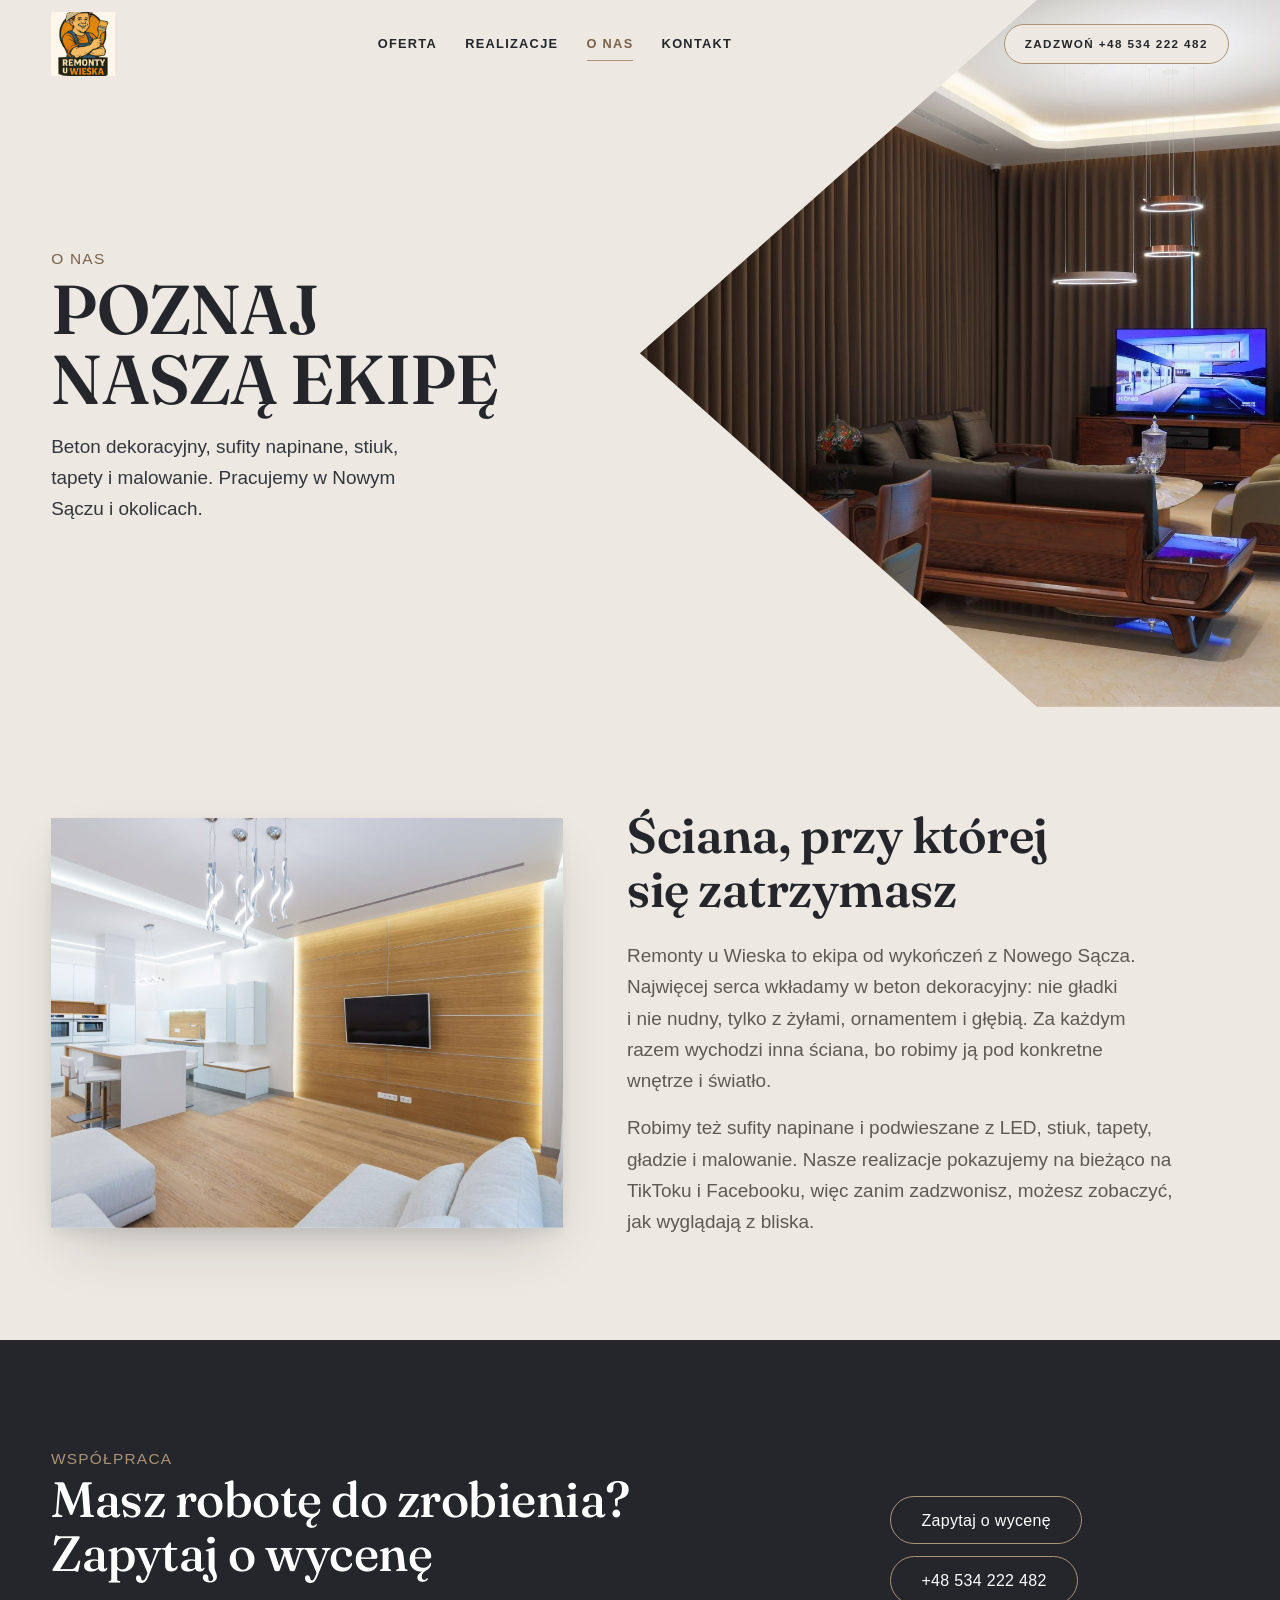
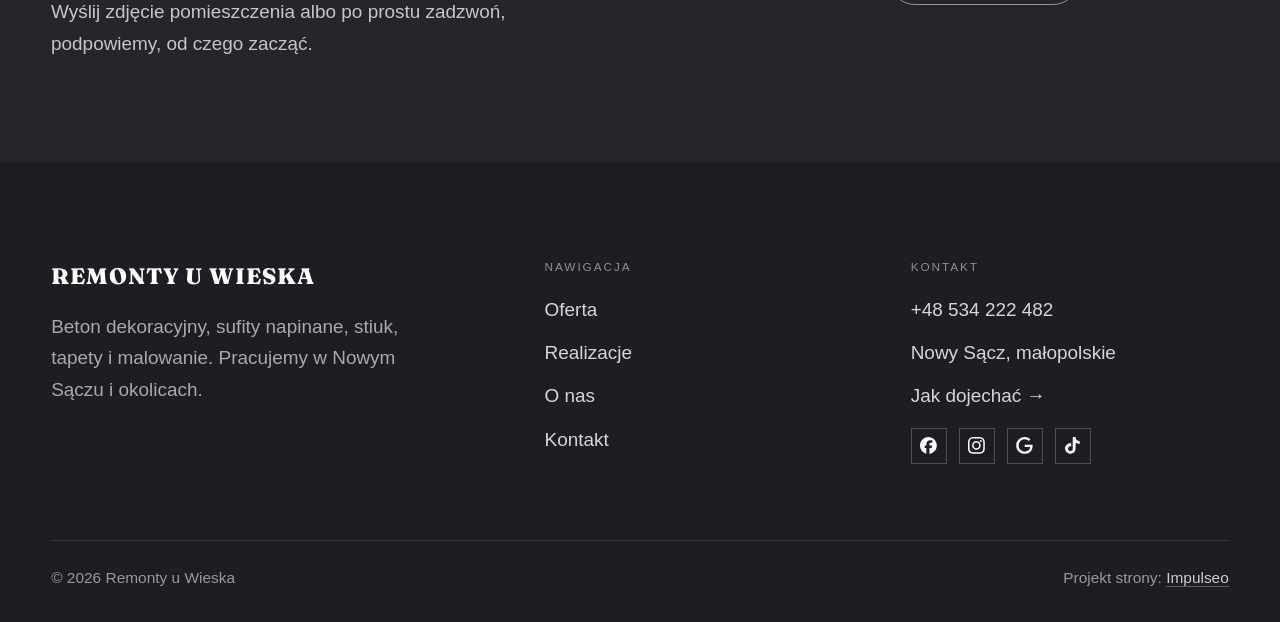
<file: o-nas.html>
<!DOCTYPE html>
<html lang="pl">
<head>
<meta charset="UTF-8">
<meta name="viewport" content="width=device-width, initial-scale=1.0">
<title>O nas - Remonty u Wieska</title>
<meta name="description" content="Remonty u Wieska - beton dekoracyjny z żyłami i ornamentem, sufity napinane i podwieszane z LED, stiuk, tapety, malowanie i gładzie. Nowy Sącz i okolice. Zadzwoń: +48 534 222 482.">
<link rel="canonical" href="https://kris20032.github.io/remonty-u-wieska/o-nas.html">
<meta name="robots" content="noindex, nofollow">
<meta property="og:type" content="website">
<meta property="og:locale" content="pl_PL">
<meta property="og:site_name" content="Remonty u Wieska">
<meta property="og:title" content="O nas - Remonty u Wieska">
<meta property="og:description" content="Remonty u Wieska - beton dekoracyjny z żyłami i ornamentem, sufity napinane i podwieszane z LED, stiuk, tapety, malowanie i gładzie. Nowy Sącz i okolice. Zadzwoń: +48 534 222 482.">
<meta property="og:url" content="https://kris20032.github.io/remonty-u-wieska/o-nas.html">
<meta property="og:image" content="https://kris20032.github.io/remonty-u-wieska/img/og.jpg">
<meta property="og:image:width" content="1200">
<meta property="og:image:height" content="630">
<meta name="twitter:card" content="summary_large_image">
<link rel="preconnect" href="https://fonts.googleapis.com">
<link rel="preconnect" href="https://fonts.gstatic.com" crossorigin>
<link href="https://fonts.googleapis.com/css2?family=Fraunces:opsz,wght@9..144,500;9..144,600&display=swap" rel="stylesheet">
<link href="https://api.fontshare.com/v2/css?f[]=satoshi@400,500,700&display=swap" rel="stylesheet">
<link rel="preconnect" href="https://api.fontshare.com" crossorigin>
<link rel="stylesheet" href="assets/styles.css?v=kw1610">
</head>
<body>

<header class="nav">
  <div class="wrap nav-inner">
    <a class="brand brand-has-logo" href="index.html"><img class="brand-logo" src="img/logo.jpg" alt="Remonty u Wieska" width="719" height="720" decoding="async"></a>
    <nav class="nav-links">
      <a href="oferta.html">Oferta</a>
      <a href="realizacje.html">Realizacje</a>
      <a href="o-nas.html" class="active" aria-current="page">O nas</a>
      <a href="kontakt.html">Kontakt</a>
      <a href="tel:+48534222482" class="btn btn-accent">Zadzwoń +48 534 222 482</a>
    </nav>
    <button class="nav-toggle" aria-label="Menu"><span></span><span></span><span></span></button>
  </div>
</header>

<main>
<section class="pagehead">
  <img src="img/ph2.jpg" alt="Remonty u Wieska - Poznaj naszą ekipę" width="1880" height="1253" decoding="async">
  <div class="wrap">
    <span class="eyebrow">O nas</span>
    <h1>Poznaj naszą ekipę</h1>
    <p>Beton dekoracyjny, sufity napinane, stiuk, tapety i malowanie. Pracujemy w Nowym Sączu i okolicach.</p>
  </div>
</section>
<section>
  <div class="wrap split">
    <div class="split-art reveal"><img src="img/about.jpg" alt="Remonty u Wieska" loading="lazy" width="1880" height="1255" decoding="async"></div>
    <div class="split-copy reveal">
      <h2>Ściana, przy której się zatrzymasz</h2>
      <p class="muted">Remonty u Wieska to ekipa od wykończeń z Nowego Sącza. Najwięcej serca wkładamy w beton dekoracyjny: nie gładki i nie nudny, tylko z żyłami, ornamentem i głębią. Za każdym razem wychodzi inna ściana, bo robimy ją pod konkretne wnętrze i światło.</p>
      <p class="muted">Robimy też sufity napinane i podwieszane z LED, stiuk, tapety, gładzie i malowanie. Nasze realizacje pokazujemy na bieżąco na TikToku i Facebooku, więc zanim zadzwonisz, możesz zobaczyć, jak wyglądają z bliska.</p>
    </div>
  </div>
</section>


<section class="cta">
  <div class="wrap">
    <div class="reveal">
      <span class="eyebrow">Współpraca</span>
      <h2>Masz robotę do zrobienia? Zapytaj o wycenę</h2>
      <p>Wyślij zdjęcie pomieszczenia albo po prostu zadzwoń, podpowiemy, od czego zacząć.</p>
    </div>
    <div class="cta-actions reveal">
      <a href="kontakt.html" class="btn btn-light">Zapytaj o wycenę <span class="arr">→</span></a>
      <a href="tel:+48534222482" class="btn btn-ghost btn-ghost-cta">+48 534 222 482</a>
    </div>
  </div>
</section>
</main>

<footer>
  <div class="wrap">
    <div class="foot-grid">
      <div class="foot-brand">
        <div class="name">Remonty u Wieska</div>
        <p>Beton dekoracyjny, sufity napinane, stiuk, tapety i malowanie. Pracujemy w Nowym Sączu i okolicach.</p>
      </div>
      <div class="foot-col">
        <h4>Nawigacja</h4>
        <a href="oferta.html">Oferta</a>
        <a href="realizacje.html">Realizacje</a>
        <a href="o-nas.html">O nas</a>
        <a href="kontakt.html">Kontakt</a>
      </div>
      <div class="foot-col">
        <h4>Kontakt</h4>
        <a href="tel:+48534222482">+48 534 222 482</a>
        <p>Nowy Sącz, małopolskie</p>
        <a href="https://www.google.com/maps/place/Remonty+u+Wieska/@49.5841886,20.7217006,1879m/data=!3m1!1e3!4m6!3m5!1s0x473de555f6c39bbd:0xe675460f3e158f18!8m2!3d49.5841613!4d20.7249374!16s%2Fg%2F11ym0t6mdz" target="_blank" rel="noopener">Jak dojechać →</a>
      <div class="foot-soc">
        <a class="soc" href="https://www.facebook.com/remonty.u.wieska/" target="_blank" rel="noopener" aria-label="Facebook - Remonty u Wieska"><svg viewBox="0 0 24 24" aria-hidden="true" focusable="false"><path d="M9.101 23.691v-7.98H6.627v-3.667h2.474v-1.58c0-4.085 1.848-5.978 5.858-5.978.401 0 .955.042 1.468.103a8.68 8.68 0 0 1 1.141.195v3.325a8.623 8.623 0 0 0-.653-.036 26.805 26.805 0 0 0-.733-.009c-.707 0-1.259.096-1.675.309a1.686 1.686 0 0 0-.679.622c-.258.42-.374.995-.374 1.752v1.297h3.919l-.386 2.103-.287 1.564h-3.246v8.245C19.396 23.238 24 18.179 24 12.044c0-6.627-5.373-12-12-12s-12 5.373-12 12c0 5.628 3.874 10.35 9.101 11.647Z" fill="currentColor"/></svg></a>
        <a class="soc" href="https://www.instagram.com/mwieslaw/" target="_blank" rel="noopener" aria-label="Instagram - Remonty u Wieska"><svg viewBox="0 0 24 24" aria-hidden="true" focusable="false"><path d="M7.0301.084c-1.2768.0602-2.1487.264-2.911.5634-.7888.3075-1.4575.72-2.1228 1.3877-.6652.6677-1.075 1.3368-1.3802 2.127-.2954.7638-.4956 1.6365-.552 2.914-.0564 1.2775-.0689 1.6882-.0626 4.947.0062 3.2586.0206 3.6671.0825 4.9473.061 1.2765.264 2.1482.5635 2.9107.308.7889.72 1.4573 1.388 2.1228.6679.6655 1.3365 1.0743 2.1285 1.38.7632.295 1.6361.4961 2.9134.552 1.2773.056 1.6884.069 4.9462.0627 3.2578-.0062 3.668-.0207 4.9478-.0814 1.28-.0607 2.147-.2652 2.9098-.5633.7889-.3086 1.4578-.72 2.1228-1.3881.665-.6682 1.0745-1.3378 1.3795-2.1284.2957-.7632.4966-1.636.552-2.9124.056-1.2809.0692-1.6898.063-4.948-.0063-3.2583-.021-3.6668-.0817-4.9465-.0607-1.2797-.264-2.1487-.5633-2.9117-.3084-.7889-.72-1.4568-1.3876-2.1228C21.2982 1.33 20.628.9208 19.8378.6165 19.074.321 18.2017.1197 16.9244.0645 15.6471.0093 15.236-.005 11.977.0014 8.718.0076 8.31.0215 7.0301.0839m.1402 21.6932c-1.17-.0509-1.8053-.2453-2.2287-.408-.5606-.216-.96-.4771-1.3819-.895-.422-.4178-.6811-.8186-.9-1.378-.1644-.4234-.3624-1.058-.4171-2.228-.0595-1.2645-.072-1.6442-.079-4.848-.007-3.2037.0053-3.583.0607-4.848.05-1.169.2456-1.805.408-2.2282.216-.5613.4762-.96.895-1.3816.4188-.4217.8184-.6814 1.3783-.9003.423-.1651 1.0575-.3614 2.227-.4171 1.2655-.06 1.6447-.072 4.848-.079 3.2033-.007 3.5835.005 4.8495.0608 1.169.0508 1.8053.2445 2.228.408.5608.216.96.4754 1.3816.895.4217.4194.6816.8176.9005 1.3787.1653.4217.3617 1.056.4169 2.2263.0602 1.2655.0739 1.645.0796 4.848.0058 3.203-.0055 3.5834-.061 4.848-.051 1.17-.245 1.8055-.408 2.2294-.216.5604-.4763.96-.8954 1.3814-.419.4215-.8181.6811-1.3783.9-.4224.1649-1.0577.3617-2.2262.4174-1.2656.0595-1.6448.072-4.8493.079-3.2045.007-3.5825-.006-4.848-.0608M16.953 5.5864A1.44 1.44 0 1 0 18.39 4.144a1.44 1.44 0 0 0-1.437 1.4424M5.8385 12.012c.0067 3.4032 2.7706 6.1557 6.173 6.1493 3.4026-.0065 6.157-2.7701 6.1506-6.1733-.0065-3.4032-2.771-6.1565-6.174-6.1498-3.403.0067-6.156 2.771-6.1496 6.1738M8 12.0077a4 4 0 1 1 4.008 3.9921A3.9996 3.9996 0 0 1 8 12.0077" fill="currentColor"/></svg></a>
        <a class="soc" href="https://www.google.com/maps/place/Remonty+u+Wieska/@49.5841886,20.7217006,1879m/data=!3m1!1e3!4m6!3m5!1s0x473de555f6c39bbd:0xe675460f3e158f18!8m2!3d49.5841613!4d20.7249374!16s%2Fg%2F11ym0t6mdz" target="_blank" rel="noopener" aria-label="Google - Remonty u Wieska"><svg viewBox="0 0 24 24" aria-hidden="true" focusable="false"><path d="M12.48 10.92v3.28h7.84c-.24 1.84-.853 3.187-1.787 4.133-1.147 1.147-2.933 2.4-6.053 2.4-4.827 0-8.6-3.893-8.6-8.72s3.773-8.72 8.6-8.72c2.6 0 4.507 1.027 5.907 2.347l2.307-2.307C18.747 1.44 16.133 0 12.48 0 5.867 0 .307 5.387.307 12s5.56 12 12.173 12c3.573 0 6.267-1.173 8.373-3.36 2.16-2.16 2.84-5.213 2.84-7.667 0-.76-.053-1.467-.173-2.053H12.48z" fill="currentColor"/></svg></a>
        <a class="soc" href="https://www.tiktok.com/@wieslaw1211" target="_blank" rel="noopener" aria-label="TikTok - Remonty u Wieska"><svg viewBox="0 0 24 24" aria-hidden="true" focusable="false"><path d="M12.525.02c1.31-.02 2.61-.01 3.91-.02.08 1.53.63 3.09 1.75 4.17 1.12 1.11 2.7 1.62 4.24 1.79v4.03c-1.44-.05-2.89-.35-4.2-.97-.57-.26-1.1-.59-1.62-.93-.01 2.92.01 5.84-.02 8.75-.08 1.4-.54 2.79-1.35 3.94-1.31 1.92-3.58 3.17-5.91 3.21-1.43.08-2.86-.31-4.08-1.03-2.02-1.19-3.44-3.37-3.65-5.71-.02-.5-.03-1-.01-1.49.18-1.9 1.12-3.72 2.58-4.96 1.66-1.44 3.98-2.13 6.15-1.72.02 1.48-.04 2.96-.04 4.44-.99-.32-2.15-.23-3.02.37-.63.41-1.11 1.04-1.36 1.75-.21.51-.15 1.07-.14 1.61.24 1.64 1.82 3.02 3.5 2.87 1.12-.01 2.19-.66 2.77-1.61.19-.33.4-.67.41-1.06.1-1.79.06-3.57.07-5.36.01-4.03-.01-8.05.02-12.07z" fill="currentColor"/></svg></a>
      </div>
      </div>
    </div>
    <div class="foot-bot">
      <span>© 2026 Remonty u Wieska</span>
      <span>Projekt strony: <a class="foot-credit" href="https://impulseo.pl" target="_blank" rel="noopener">Impulseo</a></span>
    </div>
  </div>
</footer>
<div class="sticky-call"><a class="sc-call" href="tel:+48534222482"><svg class="ico-tel" width="16" height="16" viewBox="0 0 24 24" fill="none" aria-hidden="true"><path d="M6.6 10.8a15.5 15.5 0 0 0 6.6 6.6l2.2-2.2a1 1 0 0 1 1-.24 11.4 11.4 0 0 0 3.6.58 1 1 0 0 1 1 1V20a1 1 0 0 1-1 1A17 17 0 0 1 3 4a1 1 0 0 1 1-1h3.5a1 1 0 0 1 1 1c0 1.25.2 2.46.58 3.6a1 1 0 0 1-.25 1l-2.23 2.2Z" fill="currentColor"/></svg> Zadzwoń</a><a class="sc-quote" href="kontakt.html">Zapytaj o wycenę</a></div>
<div class="demo-wazne" data-do="2026-10-22" data-cykl="3" hidden><svg class="dw-ico" width="13" height="13" viewBox="0 0 24 24" fill="none" aria-hidden="true"><circle cx="12" cy="12" r="8.6" stroke="currentColor" stroke-width="1.8"/><path d="M12 7.2V12l3.3 2" stroke="currentColor" stroke-width="1.8" stroke-linecap="round"/></svg><span class="dw-txt"></span></div>

<script src="assets/main.js"></script>
</body>
</html>
</file>
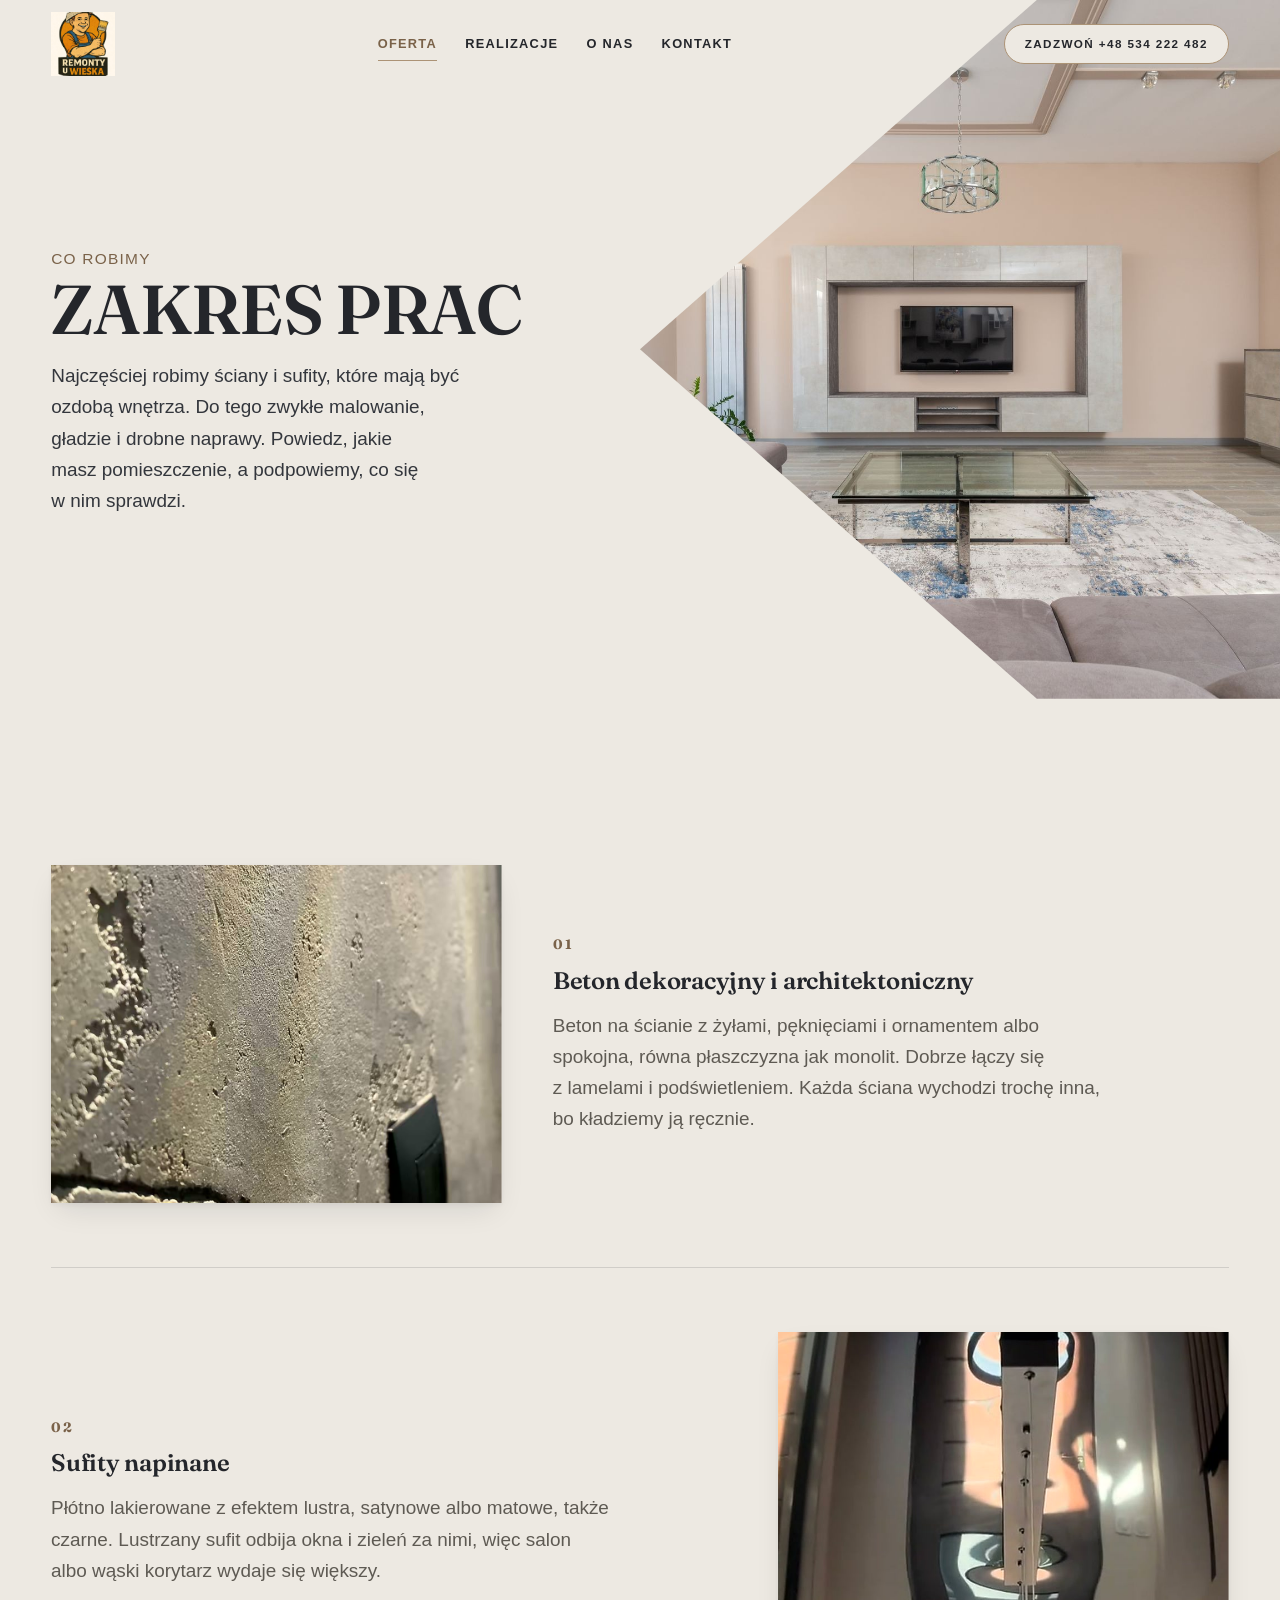
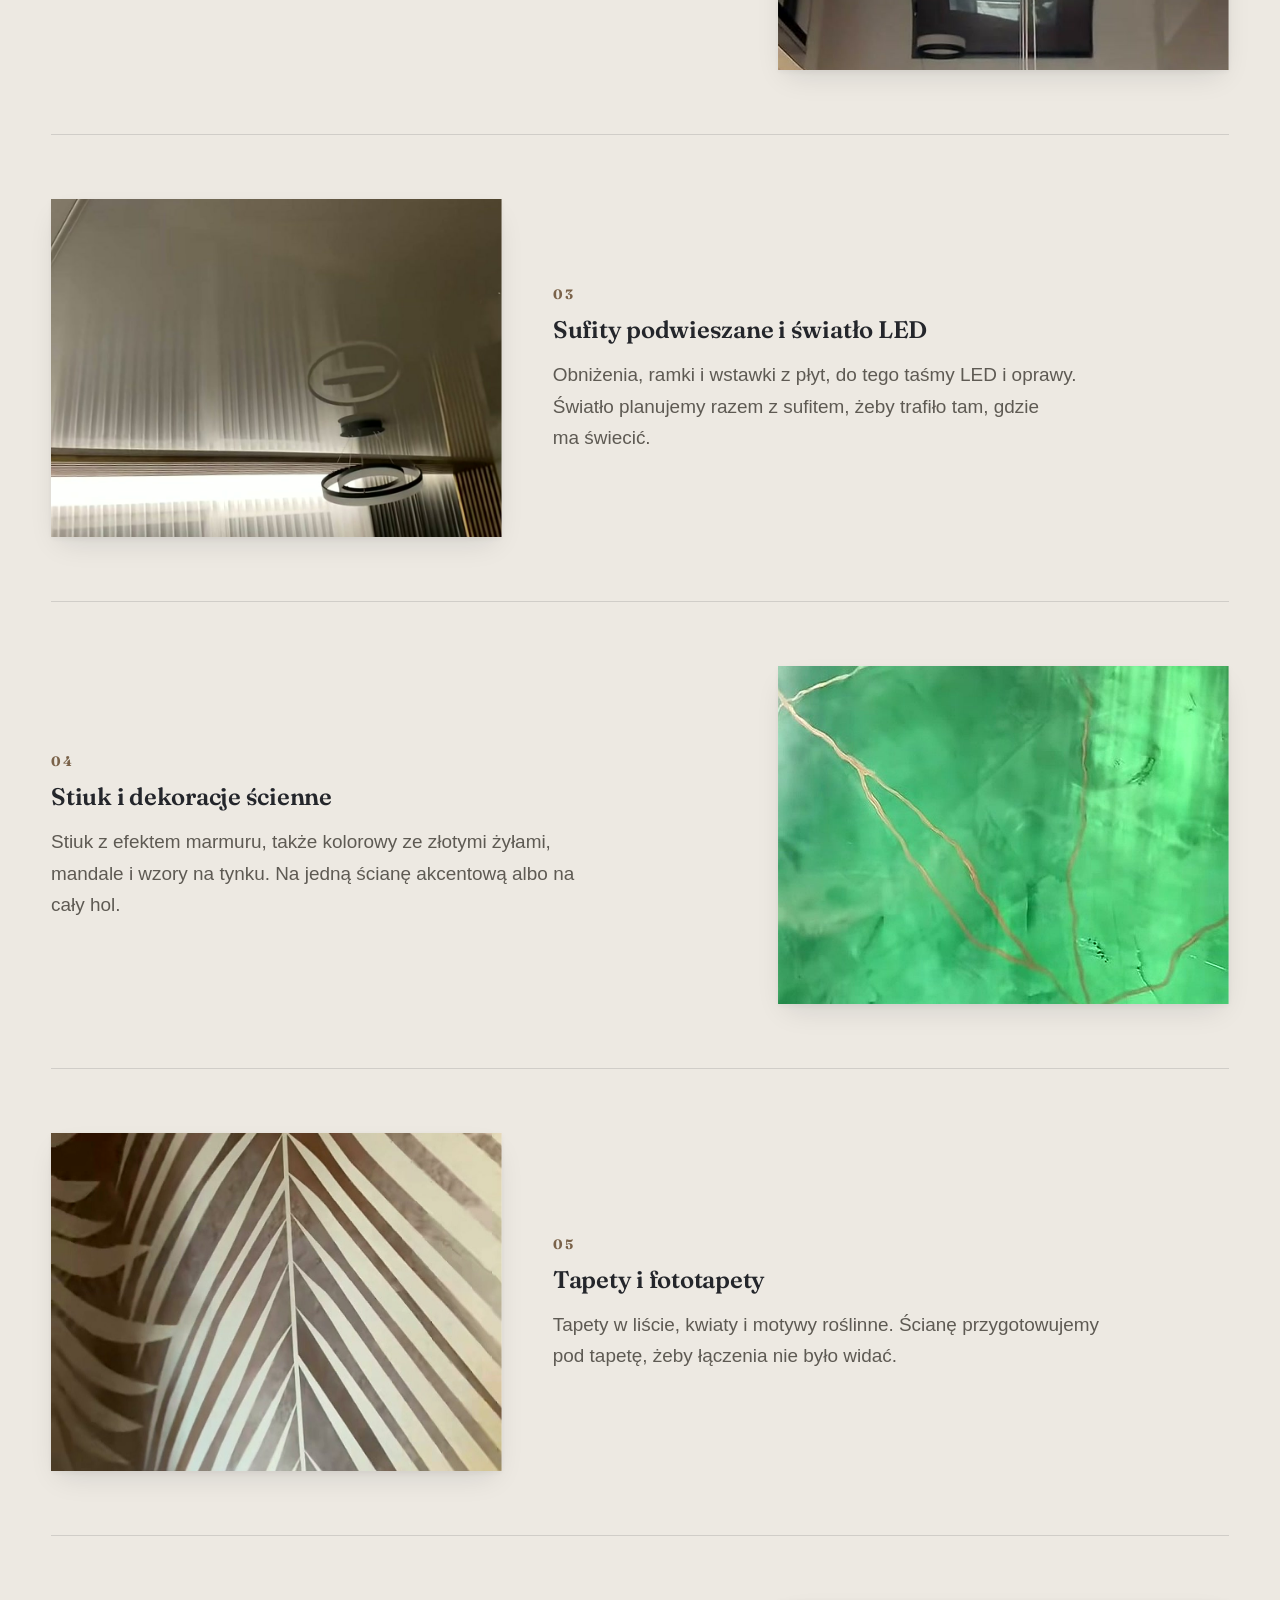
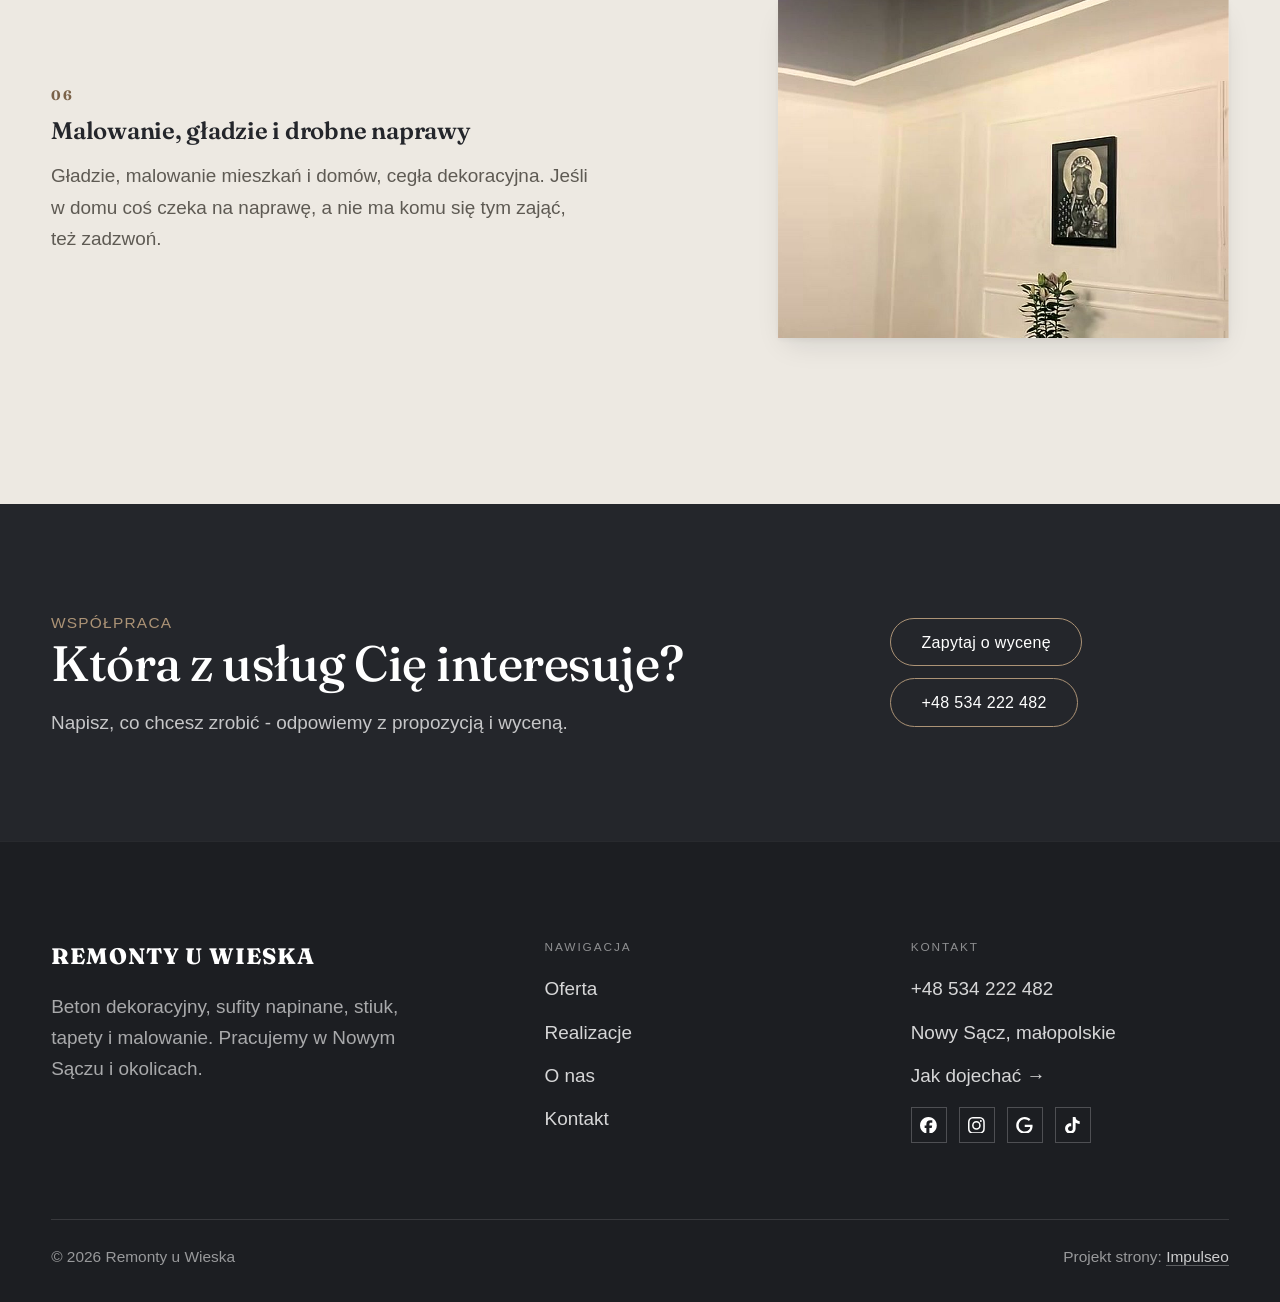
<file: oferta.html>
<!DOCTYPE html>
<html lang="pl">
<head>
<meta charset="UTF-8">
<meta name="viewport" content="width=device-width, initial-scale=1.0">
<title>Oferta - Remonty u Wieska</title>
<meta name="description" content="Remonty u Wieska - beton dekoracyjny z żyłami i ornamentem, sufity napinane i podwieszane z LED, stiuk, tapety, malowanie i gładzie. Nowy Sącz i okolice. Zadzwoń: +48 534 222 482.">
<link rel="canonical" href="https://kris20032.github.io/remonty-u-wieska/oferta.html">
<meta name="robots" content="noindex, nofollow">
<meta property="og:type" content="website">
<meta property="og:locale" content="pl_PL">
<meta property="og:site_name" content="Remonty u Wieska">
<meta property="og:title" content="Oferta - Remonty u Wieska">
<meta property="og:description" content="Remonty u Wieska - beton dekoracyjny z żyłami i ornamentem, sufity napinane i podwieszane z LED, stiuk, tapety, malowanie i gładzie. Nowy Sącz i okolice. Zadzwoń: +48 534 222 482.">
<meta property="og:url" content="https://kris20032.github.io/remonty-u-wieska/oferta.html">
<meta property="og:image" content="https://kris20032.github.io/remonty-u-wieska/img/og.jpg">
<meta property="og:image:width" content="1200">
<meta property="og:image:height" content="630">
<meta name="twitter:card" content="summary_large_image">
<link rel="preconnect" href="https://fonts.googleapis.com">
<link rel="preconnect" href="https://fonts.gstatic.com" crossorigin>
<link href="https://fonts.googleapis.com/css2?family=Fraunces:opsz,wght@9..144,500;9..144,600&display=swap" rel="stylesheet">
<link href="https://api.fontshare.com/v2/css?f[]=satoshi@400,500,700&display=swap" rel="stylesheet">
<link rel="preconnect" href="https://api.fontshare.com" crossorigin>
<link rel="stylesheet" href="assets/styles.css?v=kw1610">
</head>
<body>

<header class="nav">
  <div class="wrap nav-inner">
    <a class="brand brand-has-logo" href="index.html"><img class="brand-logo" src="img/logo.jpg" alt="Remonty u Wieska" width="719" height="720" decoding="async"></a>
    <nav class="nav-links">
      <a href="oferta.html" class="active" aria-current="page">Oferta</a>
      <a href="realizacje.html">Realizacje</a>
      <a href="o-nas.html">O nas</a>
      <a href="kontakt.html">Kontakt</a>
      <a href="tel:+48534222482" class="btn btn-accent">Zadzwoń +48 534 222 482</a>
    </nav>
    <button class="nav-toggle" aria-label="Menu"><span></span><span></span><span></span></button>
  </div>
</header>

<main>
<section class="pagehead">
  <img src="img/ph4.jpg" alt="Remonty u Wieska - Zakres prac" width="1880" height="1255" decoding="async">
  <div class="wrap">
    <span class="eyebrow">Co robimy</span>
    <h1>Zakres prac</h1>
    <p>Najczęściej robimy ściany i sufity, które mają być ozdobą wnętrza. Do tego zwykłe malowanie, gładzie i drobne naprawy. Powiedz, jakie masz pomieszczenie, a podpowiemy, co się w nim sprawdzi.</p>
  </div>
</section>
<section>
  <div class="wrap">
    <div class="svc-row reveal">
      <div class="svc-row-art"><img src="img/g14.jpg" alt="Beton dekoracyjny i architektoniczny" loading="lazy" width="1080" height="1920" decoding="async"></div>
      <div>
        <span class="num">01</span>
        <h3>Beton dekoracyjny i architektoniczny</h3>
        <p class="muted">Beton na ścianie z żyłami, pęknięciami i ornamentem albo spokojna, równa płaszczyzna jak monolit. Dobrze łączy się z lamelami i podświetleniem. Każda ściana wychodzi trochę inna, bo kładziemy ją ręcznie.</p>
      </div>
    </div>
    <div class="svc-row rev reveal">
      <div class="svc-row-art"><img src="img/g12.jpg" alt="Sufity napinane" loading="lazy" width="804" height="1486" decoding="async"></div>
      <div>
        <span class="num">02</span>
        <h3>Sufity napinane</h3>
        <p class="muted">Płótno lakierowane z efektem lustra, satynowe albo matowe, także czarne. Lustrzany sufit odbija okna i zieleń za nimi, więc salon albo wąski korytarz wydaje się większy.</p>
      </div>
    </div>
    <div class="svc-row reveal">
      <div class="svc-row-art"><img src="img/g11.jpg" alt="Sufity podwieszane i światło LED" loading="lazy" width="1482" height="798" decoding="async"></div>
      <div>
        <span class="num">03</span>
        <h3>Sufity podwieszane i światło LED</h3>
        <p class="muted">Obniżenia, ramki i wstawki z płyt, do tego taśmy LED i oprawy. Światło planujemy razem z sufitem, żeby trafiło tam, gdzie ma świecić.</p>
      </div>
    </div>
    <div class="svc-row rev reveal">
      <div class="svc-row-art"><img src="img/g10.jpg" alt="Stiuk i dekoracje ścienne" loading="lazy" width="795" height="1383" decoding="async"></div>
      <div>
        <span class="num">04</span>
        <h3>Stiuk i dekoracje ścienne</h3>
        <p class="muted">Stiuk z efektem marmuru, także kolorowy ze złotymi żyłami, mandale i wzory na tynku. Na jedną ścianę akcentową albo na cały hol.</p>
      </div>
    </div>
    <div class="svc-row reveal">
      <div class="svc-row-art"><img src="img/g8.jpg" alt="Tapety i fototapety" loading="lazy" width="1080" height="1920" decoding="async"></div>
      <div>
        <span class="num">05</span>
        <h3>Tapety i fototapety</h3>
        <p class="muted">Tapety w liście, kwiaty i motywy roślinne. Ścianę przygotowujemy pod tapetę, żeby łączenia nie było widać.</p>
      </div>
    </div>
    <div class="svc-row rev reveal">
      <div class="svc-row-art"><img src="img/g7.jpg" alt="Malowanie, gładzie i drobne naprawy" loading="lazy" width="864" height="1536" decoding="async"></div>
      <div>
        <span class="num">06</span>
        <h3>Malowanie, gładzie i drobne naprawy</h3>
        <p class="muted">Gładzie, malowanie mieszkań i domów, cegła dekoracyjna. Jeśli w domu coś czeka na naprawę, a nie ma komu się tym zająć, też zadzwoń.</p>
      </div>
    </div>
  </div>
</section>

<section class="cta">
  <div class="wrap">
    <div class="reveal">
      <span class="eyebrow">Współpraca</span>
      <h2>Która z usług Cię interesuje?</h2>
      <p>Napisz, co chcesz zrobić - odpowiemy z propozycją i wyceną.</p>
    </div>
    <div class="cta-actions reveal">
      <a href="kontakt.html" class="btn btn-light">Zapytaj o wycenę <span class="arr">→</span></a>
      <a href="tel:+48534222482" class="btn btn-ghost btn-ghost-cta">+48 534 222 482</a>
    </div>
  </div>
</section>
</main>

<footer>
  <div class="wrap">
    <div class="foot-grid">
      <div class="foot-brand">
        <div class="name">Remonty u Wieska</div>
        <p>Beton dekoracyjny, sufity napinane, stiuk, tapety i malowanie. Pracujemy w Nowym Sączu i okolicach.</p>
      </div>
      <div class="foot-col">
        <h4>Nawigacja</h4>
        <a href="oferta.html">Oferta</a>
        <a href="realizacje.html">Realizacje</a>
        <a href="o-nas.html">O nas</a>
        <a href="kontakt.html">Kontakt</a>
      </div>
      <div class="foot-col">
        <h4>Kontakt</h4>
        <a href="tel:+48534222482">+48 534 222 482</a>
        <p>Nowy Sącz, małopolskie</p>
        <a href="https://www.google.com/maps/place/Remonty+u+Wieska/@49.5841886,20.7217006,1879m/data=!3m1!1e3!4m6!3m5!1s0x473de555f6c39bbd:0xe675460f3e158f18!8m2!3d49.5841613!4d20.7249374!16s%2Fg%2F11ym0t6mdz" target="_blank" rel="noopener">Jak dojechać →</a>
      <div class="foot-soc">
        <a class="soc" href="https://www.facebook.com/remonty.u.wieska/" target="_blank" rel="noopener" aria-label="Facebook - Remonty u Wieska"><svg viewBox="0 0 24 24" aria-hidden="true" focusable="false"><path d="M9.101 23.691v-7.98H6.627v-3.667h2.474v-1.58c0-4.085 1.848-5.978 5.858-5.978.401 0 .955.042 1.468.103a8.68 8.68 0 0 1 1.141.195v3.325a8.623 8.623 0 0 0-.653-.036 26.805 26.805 0 0 0-.733-.009c-.707 0-1.259.096-1.675.309a1.686 1.686 0 0 0-.679.622c-.258.42-.374.995-.374 1.752v1.297h3.919l-.386 2.103-.287 1.564h-3.246v8.245C19.396 23.238 24 18.179 24 12.044c0-6.627-5.373-12-12-12s-12 5.373-12 12c0 5.628 3.874 10.35 9.101 11.647Z" fill="currentColor"/></svg></a>
        <a class="soc" href="https://www.instagram.com/mwieslaw/" target="_blank" rel="noopener" aria-label="Instagram - Remonty u Wieska"><svg viewBox="0 0 24 24" aria-hidden="true" focusable="false"><path d="M7.0301.084c-1.2768.0602-2.1487.264-2.911.5634-.7888.3075-1.4575.72-2.1228 1.3877-.6652.6677-1.075 1.3368-1.3802 2.127-.2954.7638-.4956 1.6365-.552 2.914-.0564 1.2775-.0689 1.6882-.0626 4.947.0062 3.2586.0206 3.6671.0825 4.9473.061 1.2765.264 2.1482.5635 2.9107.308.7889.72 1.4573 1.388 2.1228.6679.6655 1.3365 1.0743 2.1285 1.38.7632.295 1.6361.4961 2.9134.552 1.2773.056 1.6884.069 4.9462.0627 3.2578-.0062 3.668-.0207 4.9478-.0814 1.28-.0607 2.147-.2652 2.9098-.5633.7889-.3086 1.4578-.72 2.1228-1.3881.665-.6682 1.0745-1.3378 1.3795-2.1284.2957-.7632.4966-1.636.552-2.9124.056-1.2809.0692-1.6898.063-4.948-.0063-3.2583-.021-3.6668-.0817-4.9465-.0607-1.2797-.264-2.1487-.5633-2.9117-.3084-.7889-.72-1.4568-1.3876-2.1228C21.2982 1.33 20.628.9208 19.8378.6165 19.074.321 18.2017.1197 16.9244.0645 15.6471.0093 15.236-.005 11.977.0014 8.718.0076 8.31.0215 7.0301.0839m.1402 21.6932c-1.17-.0509-1.8053-.2453-2.2287-.408-.5606-.216-.96-.4771-1.3819-.895-.422-.4178-.6811-.8186-.9-1.378-.1644-.4234-.3624-1.058-.4171-2.228-.0595-1.2645-.072-1.6442-.079-4.848-.007-3.2037.0053-3.583.0607-4.848.05-1.169.2456-1.805.408-2.2282.216-.5613.4762-.96.895-1.3816.4188-.4217.8184-.6814 1.3783-.9003.423-.1651 1.0575-.3614 2.227-.4171 1.2655-.06 1.6447-.072 4.848-.079 3.2033-.007 3.5835.005 4.8495.0608 1.169.0508 1.8053.2445 2.228.408.5608.216.96.4754 1.3816.895.4217.4194.6816.8176.9005 1.3787.1653.4217.3617 1.056.4169 2.2263.0602 1.2655.0739 1.645.0796 4.848.0058 3.203-.0055 3.5834-.061 4.848-.051 1.17-.245 1.8055-.408 2.2294-.216.5604-.4763.96-.8954 1.3814-.419.4215-.8181.6811-1.3783.9-.4224.1649-1.0577.3617-2.2262.4174-1.2656.0595-1.6448.072-4.8493.079-3.2045.007-3.5825-.006-4.848-.0608M16.953 5.5864A1.44 1.44 0 1 0 18.39 4.144a1.44 1.44 0 0 0-1.437 1.4424M5.8385 12.012c.0067 3.4032 2.7706 6.1557 6.173 6.1493 3.4026-.0065 6.157-2.7701 6.1506-6.1733-.0065-3.4032-2.771-6.1565-6.174-6.1498-3.403.0067-6.156 2.771-6.1496 6.1738M8 12.0077a4 4 0 1 1 4.008 3.9921A3.9996 3.9996 0 0 1 8 12.0077" fill="currentColor"/></svg></a>
        <a class="soc" href="https://www.google.com/maps/place/Remonty+u+Wieska/@49.5841886,20.7217006,1879m/data=!3m1!1e3!4m6!3m5!1s0x473de555f6c39bbd:0xe675460f3e158f18!8m2!3d49.5841613!4d20.7249374!16s%2Fg%2F11ym0t6mdz" target="_blank" rel="noopener" aria-label="Google - Remonty u Wieska"><svg viewBox="0 0 24 24" aria-hidden="true" focusable="false"><path d="M12.48 10.92v3.28h7.84c-.24 1.84-.853 3.187-1.787 4.133-1.147 1.147-2.933 2.4-6.053 2.4-4.827 0-8.6-3.893-8.6-8.72s3.773-8.72 8.6-8.72c2.6 0 4.507 1.027 5.907 2.347l2.307-2.307C18.747 1.44 16.133 0 12.48 0 5.867 0 .307 5.387.307 12s5.56 12 12.173 12c3.573 0 6.267-1.173 8.373-3.36 2.16-2.16 2.84-5.213 2.84-7.667 0-.76-.053-1.467-.173-2.053H12.48z" fill="currentColor"/></svg></a>
        <a class="soc" href="https://www.tiktok.com/@wieslaw1211" target="_blank" rel="noopener" aria-label="TikTok - Remonty u Wieska"><svg viewBox="0 0 24 24" aria-hidden="true" focusable="false"><path d="M12.525.02c1.31-.02 2.61-.01 3.91-.02.08 1.53.63 3.09 1.75 4.17 1.12 1.11 2.7 1.62 4.24 1.79v4.03c-1.44-.05-2.89-.35-4.2-.97-.57-.26-1.1-.59-1.62-.93-.01 2.92.01 5.84-.02 8.75-.08 1.4-.54 2.79-1.35 3.94-1.31 1.92-3.58 3.17-5.91 3.21-1.43.08-2.86-.31-4.08-1.03-2.02-1.19-3.44-3.37-3.65-5.71-.02-.5-.03-1-.01-1.49.18-1.9 1.12-3.72 2.58-4.96 1.66-1.44 3.98-2.13 6.15-1.72.02 1.48-.04 2.96-.04 4.44-.99-.32-2.15-.23-3.02.37-.63.41-1.11 1.04-1.36 1.75-.21.51-.15 1.07-.14 1.61.24 1.64 1.82 3.02 3.5 2.87 1.12-.01 2.19-.66 2.77-1.61.19-.33.4-.67.41-1.06.1-1.79.06-3.57.07-5.36.01-4.03-.01-8.05.02-12.07z" fill="currentColor"/></svg></a>
      </div>
      </div>
    </div>
    <div class="foot-bot">
      <span>© 2026 Remonty u Wieska</span>
      <span>Projekt strony: <a class="foot-credit" href="https://impulseo.pl" target="_blank" rel="noopener">Impulseo</a></span>
    </div>
  </div>
</footer>
<div class="sticky-call"><a class="sc-call" href="tel:+48534222482"><svg class="ico-tel" width="16" height="16" viewBox="0 0 24 24" fill="none" aria-hidden="true"><path d="M6.6 10.8a15.5 15.5 0 0 0 6.6 6.6l2.2-2.2a1 1 0 0 1 1-.24 11.4 11.4 0 0 0 3.6.58 1 1 0 0 1 1 1V20a1 1 0 0 1-1 1A17 17 0 0 1 3 4a1 1 0 0 1 1-1h3.5a1 1 0 0 1 1 1c0 1.25.2 2.46.58 3.6a1 1 0 0 1-.25 1l-2.23 2.2Z" fill="currentColor"/></svg> Zadzwoń</a><a class="sc-quote" href="kontakt.html">Zapytaj o wycenę</a></div>
<div class="demo-wazne" data-do="2026-10-22" data-cykl="3" hidden><svg class="dw-ico" width="13" height="13" viewBox="0 0 24 24" fill="none" aria-hidden="true"><circle cx="12" cy="12" r="8.6" stroke="currentColor" stroke-width="1.8"/><path d="M12 7.2V12l3.3 2" stroke="currentColor" stroke-width="1.8" stroke-linecap="round"/></svg><span class="dw-txt"></span></div>

<script src="assets/main.js"></script>
</body>
</html>
</file>
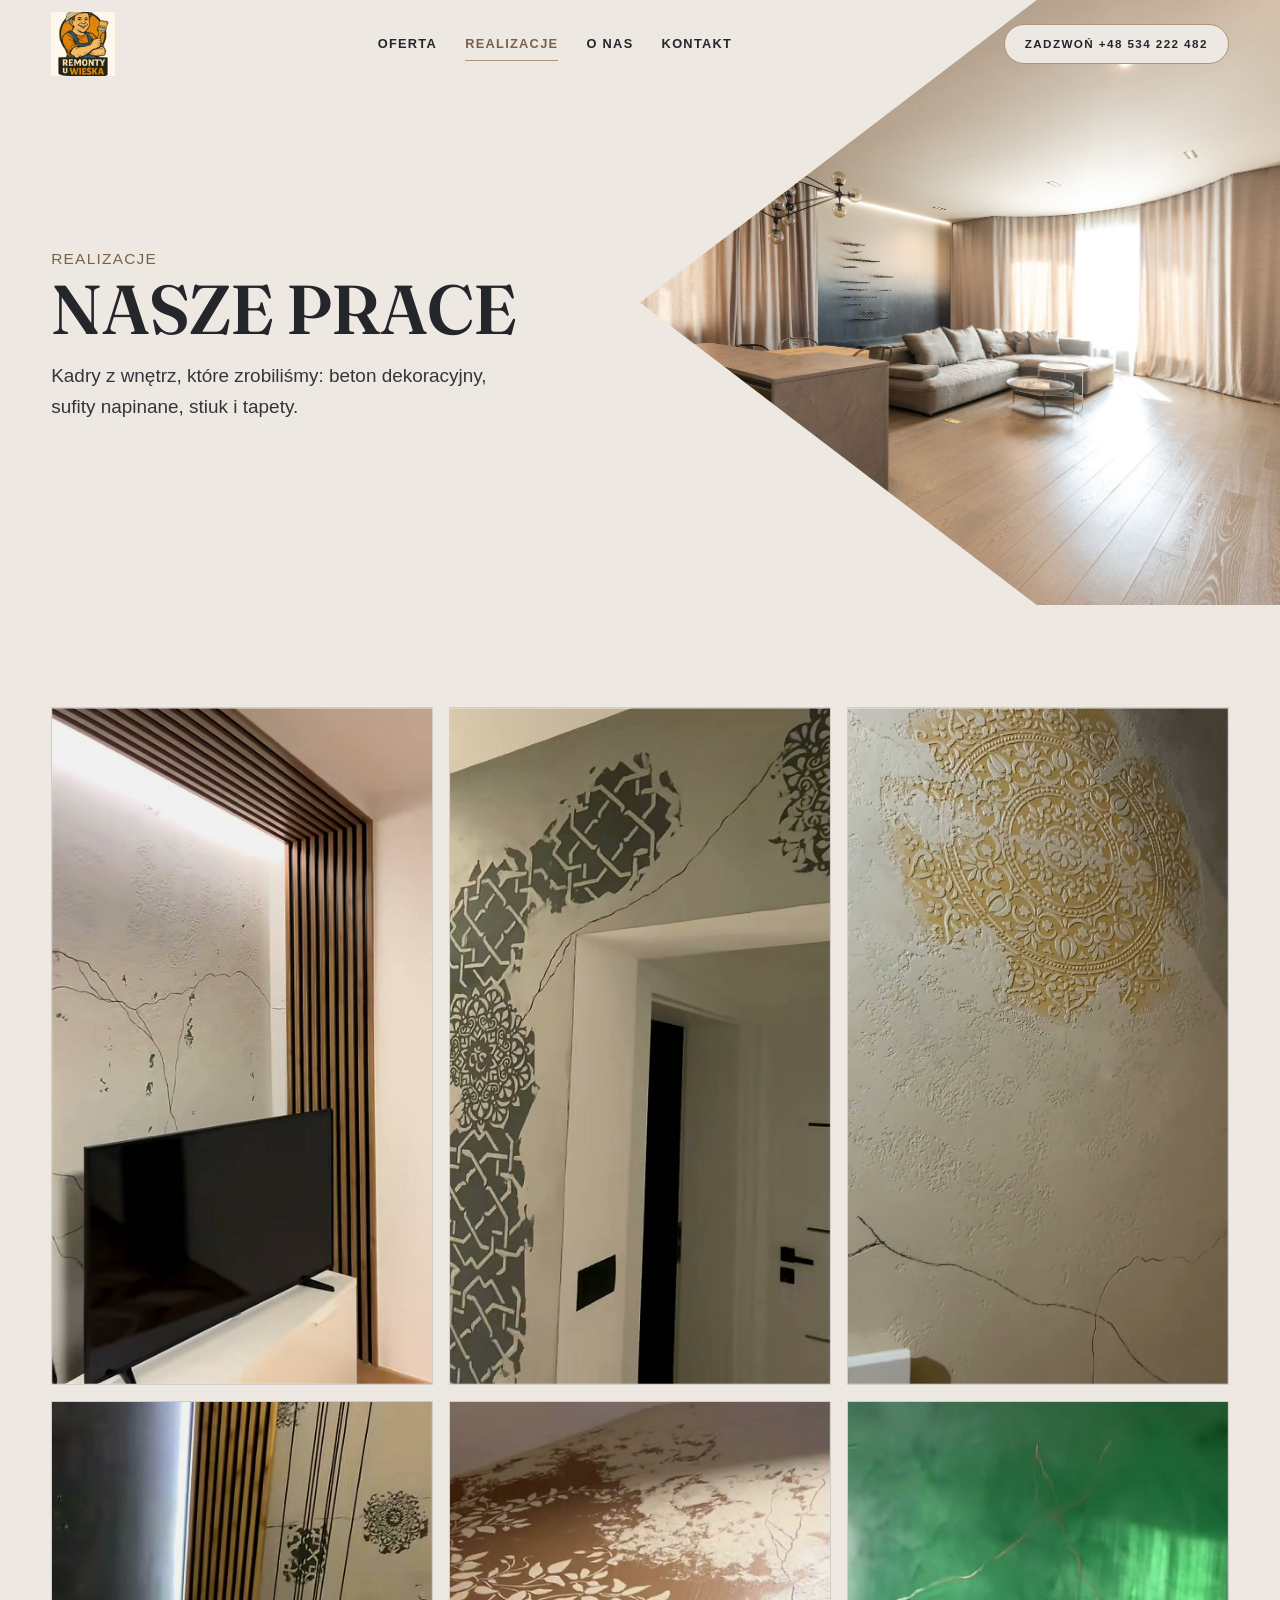
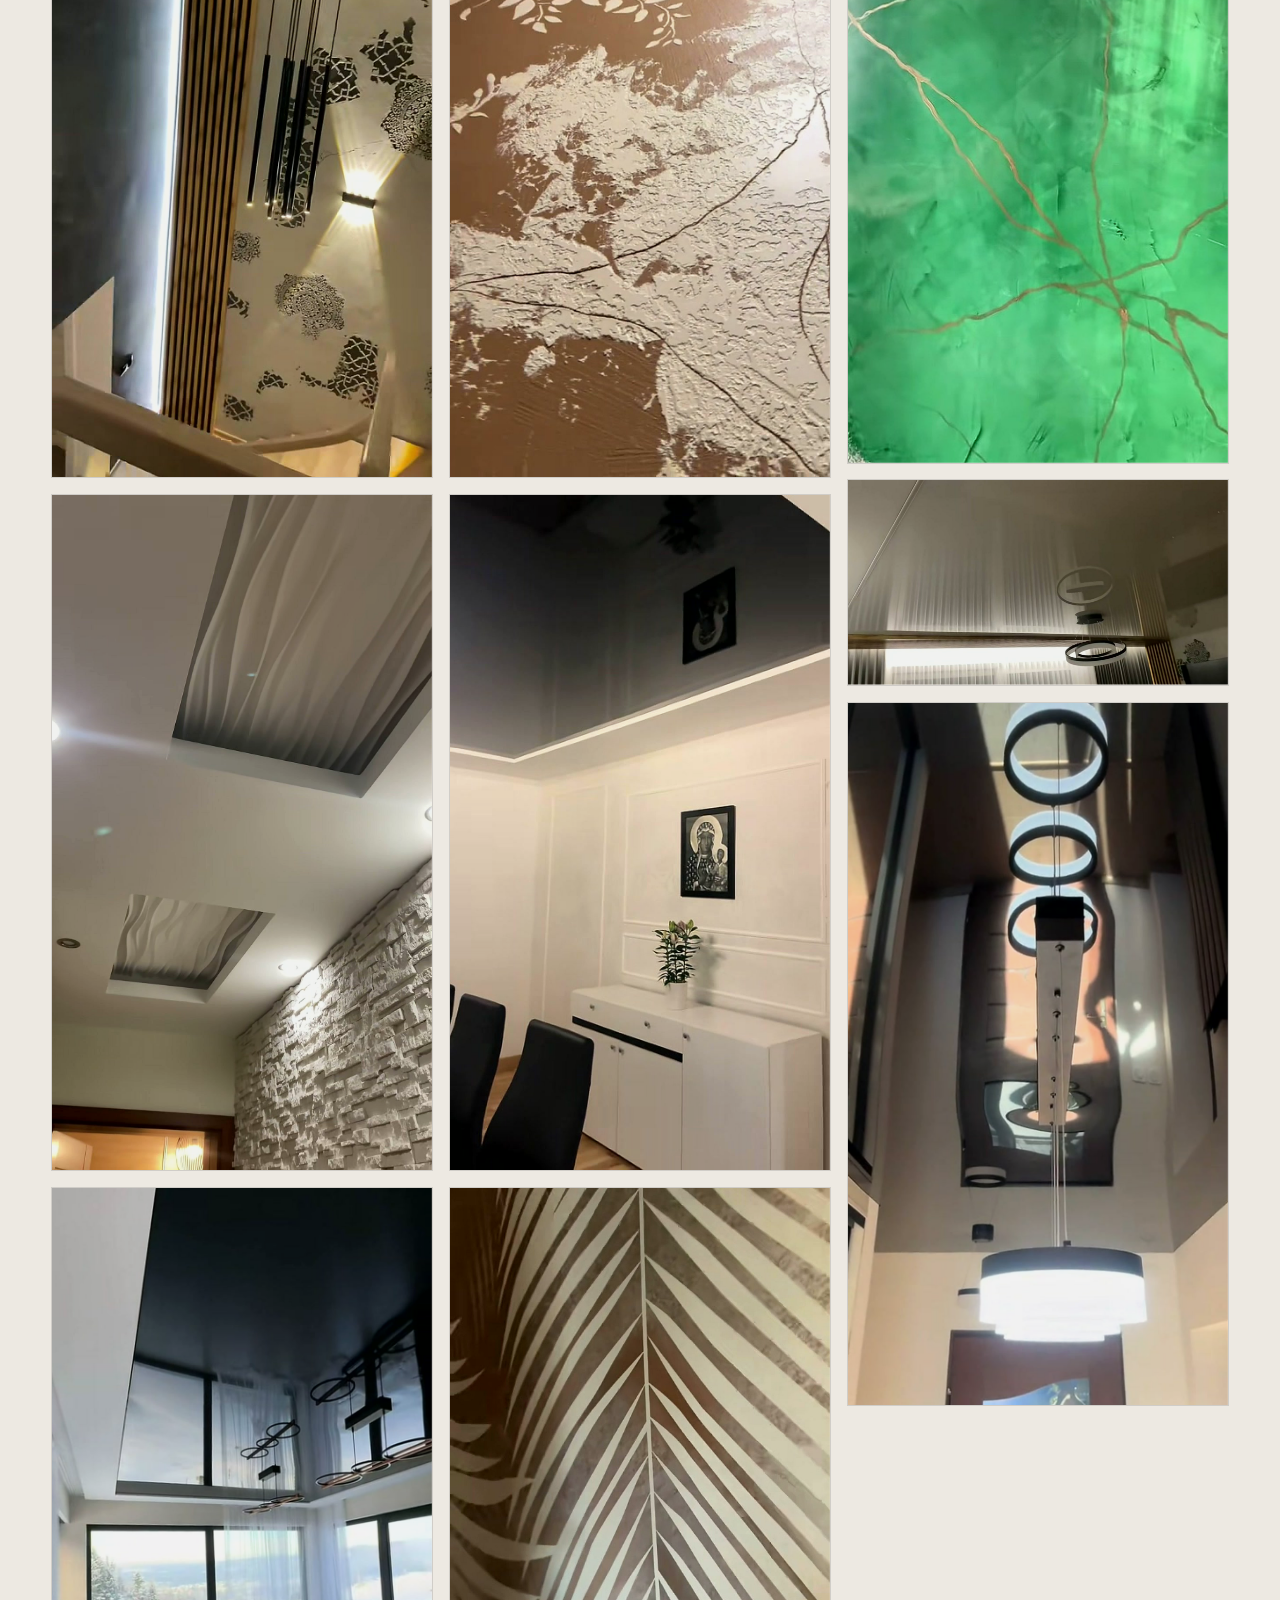
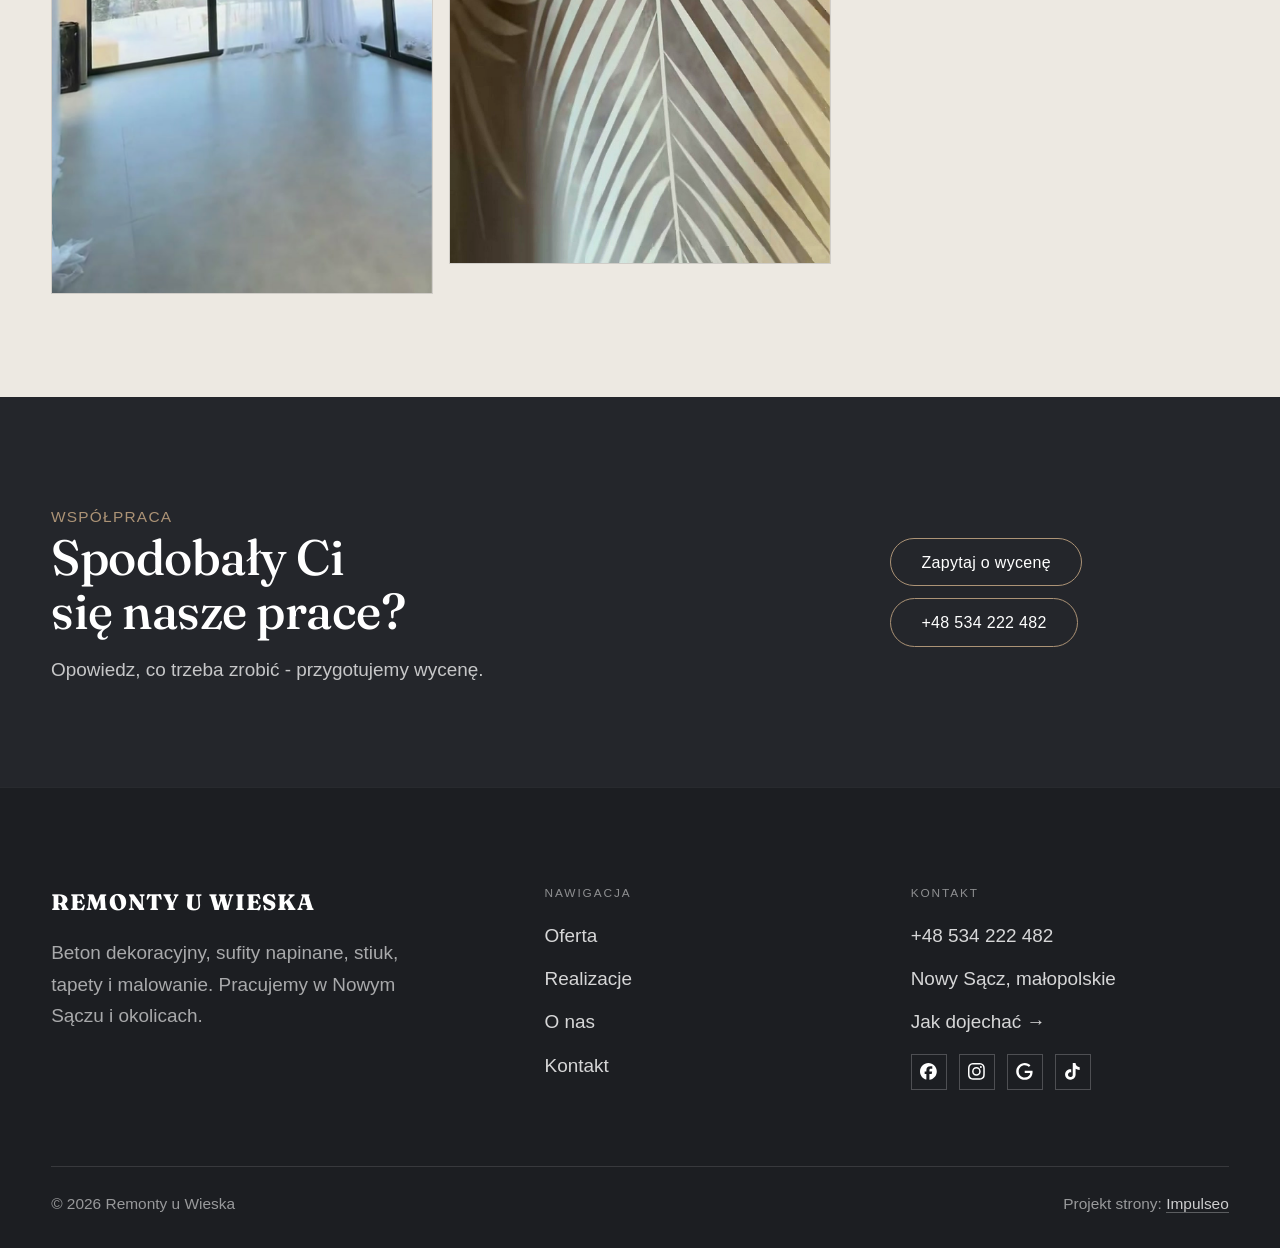
<file: realizacje.html>
<!DOCTYPE html>
<html lang="pl">
<head>
<meta charset="UTF-8">
<meta name="viewport" content="width=device-width, initial-scale=1.0">
<title>Realizacje - Remonty u Wieska</title>
<meta name="description" content="Realizacje Remonty u Wieska: Beton z żyłami i lamele, Ornamenty przy schodach, Sufit podwieszany z falą, Sufit napinany w salonie, Mandala wokół drzwi">
<link rel="canonical" href="https://kris20032.github.io/remonty-u-wieska/realizacje.html">
<meta name="robots" content="noindex, nofollow">
<meta property="og:type" content="website">
<meta property="og:locale" content="pl_PL">
<meta property="og:site_name" content="Remonty u Wieska">
<meta property="og:title" content="Realizacje - Remonty u Wieska">
<meta property="og:description" content="Realizacje Remonty u Wieska: Beton z żyłami i lamele, Ornamenty przy schodach, Sufit podwieszany z falą, Sufit napinany w salonie, Mandala wokół drzwi">
<meta property="og:url" content="https://kris20032.github.io/remonty-u-wieska/realizacje.html">
<meta property="og:image" content="https://kris20032.github.io/remonty-u-wieska/img/og.jpg">
<meta property="og:image:width" content="1200">
<meta property="og:image:height" content="630">
<meta name="twitter:card" content="summary_large_image">
<link rel="preconnect" href="https://fonts.googleapis.com">
<link rel="preconnect" href="https://fonts.gstatic.com" crossorigin>
<link href="https://fonts.googleapis.com/css2?family=Fraunces:opsz,wght@9..144,500;9..144,600&display=swap" rel="stylesheet">
<link href="https://api.fontshare.com/v2/css?f[]=satoshi@400,500,700&display=swap" rel="stylesheet">
<link rel="preconnect" href="https://api.fontshare.com" crossorigin>
<link rel="stylesheet" href="assets/styles.css?v=kw1610">
</head>
<body>

<header class="nav">
  <div class="wrap nav-inner">
    <a class="brand brand-has-logo" href="index.html"><img class="brand-logo" src="img/logo.jpg" alt="Remonty u Wieska" width="719" height="720" decoding="async"></a>
    <nav class="nav-links">
      <a href="oferta.html">Oferta</a>
      <a href="realizacje.html" class="active" aria-current="page">Realizacje</a>
      <a href="o-nas.html">O nas</a>
      <a href="kontakt.html">Kontakt</a>
      <a href="tel:+48534222482" class="btn btn-accent">Zadzwoń +48 534 222 482</a>
    </nav>
    <button class="nav-toggle" aria-label="Menu"><span></span><span></span><span></span></button>
  </div>
</header>

<main>
<section class="pagehead">
  <img src="img/ph1.jpg" alt="Remonty u Wieska - Nasze prace" width="1880" height="1255" decoding="async">
  <div class="wrap">
    <span class="eyebrow">Realizacje</span>
    <h1>Nasze prace</h1>
    <p>Kadry z wnętrz, które zrobiliśmy: beton dekoracyjny, sufity napinane, stiuk i tapety.</p>
  </div>
</section>
<section>
  <div class="wrap">
    <div class="gallery-masonry">
      <figure class="m-tile reveal"><img src="img/g1.jpg" alt="Remonty u Wieska" loading="lazy" width="864" height="1536" decoding="async"></figure>
      <figure class="m-tile reveal"><img src="img/g2.jpg" alt="Remonty u Wieska" loading="lazy" width="864" height="1536" decoding="async"></figure>
      <figure class="m-tile reveal"><img src="img/g3.jpg" alt="Remonty u Wieska" loading="lazy" width="1080" height="1920" decoding="async"></figure>
      <figure class="m-tile reveal"><img src="img/g4.jpg" alt="Remonty u Wieska" loading="lazy" width="798" height="1482" decoding="async"></figure>
      <figure class="m-tile reveal"><img src="img/g5.jpg" alt="Remonty u Wieska" loading="lazy" width="864" height="1536" decoding="async"></figure>
      <figure class="m-tile reveal"><img src="img/g6.jpg" alt="Remonty u Wieska" loading="lazy" width="864" height="1536" decoding="async"></figure>
      <figure class="m-tile reveal"><img src="img/g7.jpg" alt="Remonty u Wieska" loading="lazy" width="864" height="1536" decoding="async"></figure>
      <figure class="m-tile reveal"><img src="img/g8.jpg" alt="Remonty u Wieska" loading="lazy" width="1080" height="1920" decoding="async"></figure>
      <figure class="m-tile reveal"><img src="img/g9.jpg" alt="Remonty u Wieska" loading="lazy" width="1080" height="1920" decoding="async"></figure>
      <figure class="m-tile reveal"><img src="img/g10.jpg" alt="Remonty u Wieska" loading="lazy" width="795" height="1383" decoding="async"></figure>
      <figure class="m-tile reveal"><img src="img/g11.jpg" alt="Remonty u Wieska" loading="lazy" width="1482" height="798" decoding="async"></figure>
      <figure class="m-tile reveal"><img src="img/g12.jpg" alt="Remonty u Wieska" loading="lazy" width="804" height="1486" decoding="async"></figure>
    </div>
  </div>
</section>
<section class="cta">
  <div class="wrap">
    <div class="reveal">
      <span class="eyebrow">Współpraca</span>
      <h2>Spodobały Ci się nasze prace?</h2>
      <p>Opowiedz, co trzeba zrobić - przygotujemy wycenę.</p>
    </div>
    <div class="cta-actions reveal">
      <a href="kontakt.html" class="btn btn-light">Zapytaj o wycenę <span class="arr">→</span></a>
      <a href="tel:+48534222482" class="btn btn-ghost btn-ghost-cta">+48 534 222 482</a>
    </div>
  </div>
</section>
</main>

<footer>
  <div class="wrap">
    <div class="foot-grid">
      <div class="foot-brand">
        <div class="name">Remonty u Wieska</div>
        <p>Beton dekoracyjny, sufity napinane, stiuk, tapety i malowanie. Pracujemy w Nowym Sączu i okolicach.</p>
      </div>
      <div class="foot-col">
        <h4>Nawigacja</h4>
        <a href="oferta.html">Oferta</a>
        <a href="realizacje.html">Realizacje</a>
        <a href="o-nas.html">O nas</a>
        <a href="kontakt.html">Kontakt</a>
      </div>
      <div class="foot-col">
        <h4>Kontakt</h4>
        <a href="tel:+48534222482">+48 534 222 482</a>
        <p>Nowy Sącz, małopolskie</p>
        <a href="https://www.google.com/maps/place/Remonty+u+Wieska/@49.5841886,20.7217006,1879m/data=!3m1!1e3!4m6!3m5!1s0x473de555f6c39bbd:0xe675460f3e158f18!8m2!3d49.5841613!4d20.7249374!16s%2Fg%2F11ym0t6mdz" target="_blank" rel="noopener">Jak dojechać →</a>
      <div class="foot-soc">
        <a class="soc" href="https://www.facebook.com/remonty.u.wieska/" target="_blank" rel="noopener" aria-label="Facebook - Remonty u Wieska"><svg viewBox="0 0 24 24" aria-hidden="true" focusable="false"><path d="M9.101 23.691v-7.98H6.627v-3.667h2.474v-1.58c0-4.085 1.848-5.978 5.858-5.978.401 0 .955.042 1.468.103a8.68 8.68 0 0 1 1.141.195v3.325a8.623 8.623 0 0 0-.653-.036 26.805 26.805 0 0 0-.733-.009c-.707 0-1.259.096-1.675.309a1.686 1.686 0 0 0-.679.622c-.258.42-.374.995-.374 1.752v1.297h3.919l-.386 2.103-.287 1.564h-3.246v8.245C19.396 23.238 24 18.179 24 12.044c0-6.627-5.373-12-12-12s-12 5.373-12 12c0 5.628 3.874 10.35 9.101 11.647Z" fill="currentColor"/></svg></a>
        <a class="soc" href="https://www.instagram.com/mwieslaw/" target="_blank" rel="noopener" aria-label="Instagram - Remonty u Wieska"><svg viewBox="0 0 24 24" aria-hidden="true" focusable="false"><path d="M7.0301.084c-1.2768.0602-2.1487.264-2.911.5634-.7888.3075-1.4575.72-2.1228 1.3877-.6652.6677-1.075 1.3368-1.3802 2.127-.2954.7638-.4956 1.6365-.552 2.914-.0564 1.2775-.0689 1.6882-.0626 4.947.0062 3.2586.0206 3.6671.0825 4.9473.061 1.2765.264 2.1482.5635 2.9107.308.7889.72 1.4573 1.388 2.1228.6679.6655 1.3365 1.0743 2.1285 1.38.7632.295 1.6361.4961 2.9134.552 1.2773.056 1.6884.069 4.9462.0627 3.2578-.0062 3.668-.0207 4.9478-.0814 1.28-.0607 2.147-.2652 2.9098-.5633.7889-.3086 1.4578-.72 2.1228-1.3881.665-.6682 1.0745-1.3378 1.3795-2.1284.2957-.7632.4966-1.636.552-2.9124.056-1.2809.0692-1.6898.063-4.948-.0063-3.2583-.021-3.6668-.0817-4.9465-.0607-1.2797-.264-2.1487-.5633-2.9117-.3084-.7889-.72-1.4568-1.3876-2.1228C21.2982 1.33 20.628.9208 19.8378.6165 19.074.321 18.2017.1197 16.9244.0645 15.6471.0093 15.236-.005 11.977.0014 8.718.0076 8.31.0215 7.0301.0839m.1402 21.6932c-1.17-.0509-1.8053-.2453-2.2287-.408-.5606-.216-.96-.4771-1.3819-.895-.422-.4178-.6811-.8186-.9-1.378-.1644-.4234-.3624-1.058-.4171-2.228-.0595-1.2645-.072-1.6442-.079-4.848-.007-3.2037.0053-3.583.0607-4.848.05-1.169.2456-1.805.408-2.2282.216-.5613.4762-.96.895-1.3816.4188-.4217.8184-.6814 1.3783-.9003.423-.1651 1.0575-.3614 2.227-.4171 1.2655-.06 1.6447-.072 4.848-.079 3.2033-.007 3.5835.005 4.8495.0608 1.169.0508 1.8053.2445 2.228.408.5608.216.96.4754 1.3816.895.4217.4194.6816.8176.9005 1.3787.1653.4217.3617 1.056.4169 2.2263.0602 1.2655.0739 1.645.0796 4.848.0058 3.203-.0055 3.5834-.061 4.848-.051 1.17-.245 1.8055-.408 2.2294-.216.5604-.4763.96-.8954 1.3814-.419.4215-.8181.6811-1.3783.9-.4224.1649-1.0577.3617-2.2262.4174-1.2656.0595-1.6448.072-4.8493.079-3.2045.007-3.5825-.006-4.848-.0608M16.953 5.5864A1.44 1.44 0 1 0 18.39 4.144a1.44 1.44 0 0 0-1.437 1.4424M5.8385 12.012c.0067 3.4032 2.7706 6.1557 6.173 6.1493 3.4026-.0065 6.157-2.7701 6.1506-6.1733-.0065-3.4032-2.771-6.1565-6.174-6.1498-3.403.0067-6.156 2.771-6.1496 6.1738M8 12.0077a4 4 0 1 1 4.008 3.9921A3.9996 3.9996 0 0 1 8 12.0077" fill="currentColor"/></svg></a>
        <a class="soc" href="https://www.google.com/maps/place/Remonty+u+Wieska/@49.5841886,20.7217006,1879m/data=!3m1!1e3!4m6!3m5!1s0x473de555f6c39bbd:0xe675460f3e158f18!8m2!3d49.5841613!4d20.7249374!16s%2Fg%2F11ym0t6mdz" target="_blank" rel="noopener" aria-label="Google - Remonty u Wieska"><svg viewBox="0 0 24 24" aria-hidden="true" focusable="false"><path d="M12.48 10.92v3.28h7.84c-.24 1.84-.853 3.187-1.787 4.133-1.147 1.147-2.933 2.4-6.053 2.4-4.827 0-8.6-3.893-8.6-8.72s3.773-8.72 8.6-8.72c2.6 0 4.507 1.027 5.907 2.347l2.307-2.307C18.747 1.44 16.133 0 12.48 0 5.867 0 .307 5.387.307 12s5.56 12 12.173 12c3.573 0 6.267-1.173 8.373-3.36 2.16-2.16 2.84-5.213 2.84-7.667 0-.76-.053-1.467-.173-2.053H12.48z" fill="currentColor"/></svg></a>
        <a class="soc" href="https://www.tiktok.com/@wieslaw1211" target="_blank" rel="noopener" aria-label="TikTok - Remonty u Wieska"><svg viewBox="0 0 24 24" aria-hidden="true" focusable="false"><path d="M12.525.02c1.31-.02 2.61-.01 3.91-.02.08 1.53.63 3.09 1.75 4.17 1.12 1.11 2.7 1.62 4.24 1.79v4.03c-1.44-.05-2.89-.35-4.2-.97-.57-.26-1.1-.59-1.62-.93-.01 2.92.01 5.84-.02 8.75-.08 1.4-.54 2.79-1.35 3.94-1.31 1.92-3.58 3.17-5.91 3.21-1.43.08-2.86-.31-4.08-1.03-2.02-1.19-3.44-3.37-3.65-5.71-.02-.5-.03-1-.01-1.49.18-1.9 1.12-3.72 2.58-4.96 1.66-1.44 3.98-2.13 6.15-1.72.02 1.48-.04 2.96-.04 4.44-.99-.32-2.15-.23-3.02.37-.63.41-1.11 1.04-1.36 1.75-.21.51-.15 1.07-.14 1.61.24 1.64 1.82 3.02 3.5 2.87 1.12-.01 2.19-.66 2.77-1.61.19-.33.4-.67.41-1.06.1-1.79.06-3.57.07-5.36.01-4.03-.01-8.05.02-12.07z" fill="currentColor"/></svg></a>
      </div>
      </div>
    </div>
    <div class="foot-bot">
      <span>© 2026 Remonty u Wieska</span>
      <span>Projekt strony: <a class="foot-credit" href="https://impulseo.pl" target="_blank" rel="noopener">Impulseo</a></span>
    </div>
  </div>
</footer>
<div class="sticky-call"><a class="sc-call" href="tel:+48534222482"><svg class="ico-tel" width="16" height="16" viewBox="0 0 24 24" fill="none" aria-hidden="true"><path d="M6.6 10.8a15.5 15.5 0 0 0 6.6 6.6l2.2-2.2a1 1 0 0 1 1-.24 11.4 11.4 0 0 0 3.6.58 1 1 0 0 1 1 1V20a1 1 0 0 1-1 1A17 17 0 0 1 3 4a1 1 0 0 1 1-1h3.5a1 1 0 0 1 1 1c0 1.25.2 2.46.58 3.6a1 1 0 0 1-.25 1l-2.23 2.2Z" fill="currentColor"/></svg> Zadzwoń</a><a class="sc-quote" href="kontakt.html">Zapytaj o wycenę</a></div>
<div class="demo-wazne" data-do="2026-10-22" data-cykl="3" hidden><svg class="dw-ico" width="13" height="13" viewBox="0 0 24 24" fill="none" aria-hidden="true"><circle cx="12" cy="12" r="8.6" stroke="currentColor" stroke-width="1.8"/><path d="M12 7.2V12l3.3 2" stroke="currentColor" stroke-width="1.8" stroke-linecap="round"/></svg><span class="dw-txt"></span></div>

<script src="assets/main.js"></script>
</body>
</html>
</file>
<file: assets/styles.css>
/* ============================================================
   STOLBASZ — premium, architektoniczny B2B fit-out
   Jasna paleta, zero brązu. System wg premium-web-craft.
   Projekt strony: Impulseo (impulseo.pl)
   ============================================================ */

:root{
  /* PALETA — jasna, architektoniczna, chłodna */
  --paper:#F4F6F8;          /* główne tło */
  --paper-2:#E7EBEF;        /* sekcje alternatywne (chłodny jasny szary) */
  --paper-3:#E7EBEF;        /* delikatne wypełnienia */
  --ink:#15212E;            /* tekst główny — chłodny grafit */
  --ink-soft:#243443;       /* nagłówki drugorzędne */
  --muted:#6B7785;          /* tekst poboczny */
  --line:rgba(21,33,46,.12);/* hairline */
  --accent:#E8A317;         /* stonowany petrol-slate — jedyny akcent */
  --accent-d:#C9870C;
  --accent-soft:rgba(232,163,23,.10);
  --dark:#15212E;           /* sekcje ciemne (stopka/CTA) */

  /* HOVER ZDJĘĆ — JEDEN standard dla całego silnika (decyzja K. 04.08.2026, artefakt z wariantami).
     AKTUALNE (K.+Szymon 09.08.2026, wybór z artefaktu 6 wariantów): zoom 1.05 przy 1.4s -
     przy tak długim czasie mocniejszy kadr NIE skacze, tylko „oddycha". Poprzedni standard
     (1.02 / .55s z 04.08) odbierany jako dynamiczny i szybki.
     Spoczynek lekko przygaszony, ale TYLKO tam, gdzie jest mysz (@media hover:hover) —
     na telefonie zdjęcia zostają w pełnej jasności. */
  --img-zoom:1.05;                   /* K.+Szymon 09.08: wariant F z artefaktu porównawczego */
  --img-rest:brightness(.95) saturate(.99);
  --img-hot:brightness(1.06) saturate(1.05);
  --img-dur:1.4s;                    /* K.+Szymon 09.08 (wariant F): powoli = elegancko */
  --img-ease:cubic-bezier(.16,.84,.44,1);  /* miękki ogon, efekt „oddychania" */

  /* ODSTĘPY — skala 4/8 */
  --space-1:4px; --space-2:8px; --space-3:12px; --space-4:16px; --space-5:24px;
  --space-6:32px; --space-7:48px; --space-8:64px; --space-9:96px; --space-10:128px;

  /* TYPOGRAFIA — fluid clamp() (skala podbita 16.07.2026: większe, czytelniejsze litery — uwaga Adama) */
  --text-sm:clamp(.9rem,.87rem + .12vw,1rem);
  --text-base:clamp(1.08rem,1.04rem + .18vw,1.2rem);
  --text-lg:clamp(1.24rem,1.15rem + .34vw,1.44rem);
  --text-h3:clamp(1.34rem,1.22rem + .55vw,1.66rem);
  --text-h2:clamp(2.1rem,1.66rem + 2.1vw,3.1rem);
  --text-h1:clamp(2.9rem,2.1rem + 4vw,5.1rem);

  /* PROMIENIE — architektoniczne, raczej ostre */
  --r-sm:3px; --r-md:6px; --r-lg:10px;

  /* RUCH */
  --ease:cubic-bezier(.25,.46,.45,.94); --dur:.24s;

  /* CIENIE — miękkie, warstwowe */
  --sh-sm:0 1px 2px rgba(16,24,32,.04), 0 2px 8px rgba(16,24,32,.05);
  --sh-md:0 2px 6px rgba(16,24,32,.05), 0 12px 28px -8px rgba(16,24,32,.12);
  --sh-lg:0 6px 14px rgba(16,24,32,.07), 0 26px 56px -18px rgba(16,24,32,.22);

  --hairline:1px solid var(--line);

  --font-display:'Space Grotesk','Inter',sans-serif;
  --font-body:'DM Sans','Inter',sans-serif;
}

*{box-sizing:border-box;margin:0;padding:0}
html{scroll-behavior:smooth}
body{
  font-family:var(--font-body);
  font-size:var(--text-base);
  line-height:1.65;
  color:var(--ink);
  background:var(--paper);
  -webkit-font-smoothing:antialiased;
  text-rendering:optimizeLegibility;
}
img{max-width:100%;height:auto;display:block}  /* height:auto = width/height z atrybutów trzyma proporcje (TOP#12) */
a{color:inherit;text-decoration:none}

.wrap{width:min(92%,1180px);margin-inline:auto}
section{padding-block:clamp(52px,6.5vw,96px)}

h1,h2,h3{font-family:var(--font-display);font-weight:700;line-height:1.08;letter-spacing:-.02em;color:var(--ink)}
h1{font-size:var(--text-h1);letter-spacing:-.035em}
h2{font-size:var(--text-h2);letter-spacing:-.025em}
h3{font-size:var(--text-h3)}
/* MIARA — długość wiersza. WCAG 2.2 SC 1.4.8: max 80 znaków; Butterick: 45–90.
   68ch daje realnie 72–78 znaków polskiego tekstu, czyli z zapasem pod granicą.
   Wcześniej limit miał TYLKO <p> — <li>, <blockquote> i <dd> nie miały żadnego,
   i to jedyny powód, dla którego 23 bloki na dwóch oddanych stronach jadą po
   83–106 znaków w wierszu (pomiar 07.08.2026, bramka `miara`).
   ⚠️ Listy i definicje ograniczamy TYLKO bez klasy: `ul`/`ol` z klasą to u nas
   układ (siatki kafli, menu), a nie tekst ciągły — tam miarę wyznacza układ. */
/* 60ch, nie 68ch (K. 10.08): po zmianie fontów na węższe kroje (DM Sans i spółka)
   w 68ch mieściło się ~90 znaków - bramka pikselowa słusznie zgłaszała przekroczenie
   granicy 80. Pomiar na żywej przeglądarce: 60ch = 90 znaków, 53ch = ~78 znaków, czyli normę WCAG 1.4.8. */
:root{ --miara:53ch }
p{max-width:min(100%,var(--miara))}
blockquote,
ul:not([class])>li, ol:not([class])>li,
dl:not([class])>dd{max-width:min(100%,var(--miara))}

/* ⚠️ Świadomie BEZ wyjątku `.tile p,.card p,.svc p{max-width:none}`, choć nasuwa się sam:
   te akapity BYŁY już ograniczone (stare `p{max-width:65ch}`), więc „wyjątek" nie odblokowałby
   niczego nowego — tylko ROZLUŹNIŁ stan sprzed zmiany na wszystkich demach naraz.
   `figcaption` żadna z reguł wyżej nie dotyczy, więc też nie potrzebuje zwolnienia. */

/* ŁAMANIE. `balance` wyrównuje długości wierszy w nagłówku, `pretty` pilnuje ostatniego
   wiersza akapitu, żeby nie został w nim jeden wyraz. Obsługiwane od Chrome 117 /
   Safari 17.5; starsze przeglądarki po prostu ignorują tę własność.
   `text-wrap:pretty` nie występowało dotąd ANI RAZ w silniku ani w repo klientów. */
h1,h2,h3,.lead,.lede{text-wrap:balance}
p,li,blockquote,dd{text-wrap:pretty}

.eyebrow{
  font-family:var(--font-body);
  font-size:var(--text-sm);
  font-weight:600;
  letter-spacing:.18em;
  text-transform:uppercase;
  color:var(--accent);
  display:inline-flex;align-items:center;gap:var(--space-3);
}
/* flex:none + margin-top = kreska trzyma się PIERWSZEJ linii. Wcześniej align-items:center
   centrowało ją względem całego bloku i przy zawinięciu (długi kicker typu
   „…WNĘTRZ · LESZNO · OD 2019") druga linia lądowała z brzydkim wcięciem. */
.eyebrow{align-items:flex-start}
.eyebrow>*,.eyebrow{text-wrap:balance}   /* dlugi kicker lamal sie na sierote typu samo „2019" w drugiej linii */
.eyebrow::before{content:"";width:28px;height:1px;background:var(--accent);display:inline-block;flex:none;margin-top:.62em}

.muted{color:var(--muted)}
.lead{font-size:var(--text-lg);line-height:1.55;color:var(--ink-soft);max-width:50ch}

/* ---------- BUTTONS ---------- */
.btn{
  display:inline-flex;align-items:center;gap:var(--space-2);
  font-weight:600;font-size:var(--text-sm);letter-spacing:.02em;
  padding:var(--space-4) var(--space-6);
  border-radius:var(--r-sm);
  transition:transform var(--dur) var(--ease),box-shadow var(--dur) var(--ease),background var(--dur) var(--ease);
  cursor:pointer;border:1px solid transparent;
}
.btn-accent{background:var(--accent);color:#fff;box-shadow:var(--sh-sm)}
.btn-accent:hover{background:var(--accent-d);transform:translateY(-2px);box-shadow:var(--sh-md)}
.btn-accent:active{transform:translateY(0);box-shadow:var(--sh-sm)}
.btn-ghost{background:transparent;color:var(--ink);border-color:var(--line)}
.btn-ghost:hover{border-color:var(--accent);color:var(--accent);transform:translateY(-2px)}
.btn-light{background:#fff;color:var(--ink);box-shadow:var(--sh-sm)}
.btn-light:hover{transform:translateY(-2px);box-shadow:var(--sh-md)}
.btn .arr{transition:transform var(--dur) var(--ease)}
.btn:hover .arr{transform:translateX(4px)}

/* ---------- NAV ---------- */
.nav{
  position:sticky;top:0;z-index:50;
  background:color-mix(in srgb,var(--paper) 88%,transparent);
  backdrop-filter:saturate(140%) blur(10px);
  border-bottom:var(--hairline);
}
.nav-inner{display:flex;align-items:center;justify-content:space-between;gap:var(--space-5);height:72px}
/* ANTY-NACHODZENIE (K. 05.08.2026): długa nazwa firmy + przycisk z pełnym numerem nie mieściły się w pasku
   i flex ściskał linki PONIŻEJ ich treści - "Kontakt" wchodził na ramkę "Zadzwoń +48 ...". Teraz ustępuje
   nazwa marki (skrót wielokropkiem), a menu i przycisk nigdy się nie kurczą ani nie zachodzą na siebie. */
.brand{display:flex;flex-direction:column;line-height:1;min-width:0;flex:0 1 auto}
.brand .name{font-family:var(--font-display);font-weight:800;font-size:1.35rem;letter-spacing:.04em;white-space:nowrap;overflow:hidden;text-overflow:ellipsis}
.brand .sub{font-size:.62rem;letter-spacing:.34em;text-transform:uppercase;color:var(--muted);margin-top:5px;white-space:nowrap;overflow:hidden;text-overflow:ellipsis}
.nav-links{display:flex;align-items:center;gap:var(--space-6);flex:0 0 auto}
.nav-links a{font-size:var(--text-sm);font-weight:500;color:var(--ink-soft);position:relative;padding-block:4px;white-space:nowrap;transition:color var(--dur) var(--ease)}
.nav-links a::after{content:"";position:absolute;left:0;bottom:0;width:0;height:1.5px;background:var(--accent);transition:width var(--dur) var(--ease)}
.nav-links a:hover,.nav-links a.active{color:var(--ink)}
.nav-links a:hover::after,.nav-links a.active::after{width:100%}
.nav-links .btn{padding:var(--space-2) var(--space-5)}
/* przyciski w nav: właściwy kolor (przebij .nav-links a) + bez podkreślenia */
.nav-links a.btn-accent{color:#fff}
.nav-links a.btn-ghost,.nav-links a.btn-light{color:var(--ink)}
/* CTA w pasku: NIE podkreślenie spod linków menu, ale ten sam przelatujący błysk,
   co na wszystkich innych przyciskach (zgłoszenie K. 13.08.2026 - „na hero jest efekt
   światła przechodzącego przez przycisk, na navbarze go nie ma, a mają być identyczne").
   Reguła `.nav-links a::after` jest silniejsza od `.btn::after`, więc trzeba jej
   geometrię wyzerować i wpisać połysk z nazwy - samo `display:none` gasiło efekt. */
.nav-links a.btn::after{
  display:block;content:"";position:absolute;inset:0;z-index:-1;pointer-events:none;
  width:auto;height:auto;border-radius:inherit;   /* kasuje geometrię podkreślenia (width:0;height:1.5px) */
  background:linear-gradient(100deg,transparent 32%,rgba(255,255,255,.20) 50%,transparent 68%);
  translate:-120% 0}
@media (prefers-reduced-motion:no-preference){
  .nav-links a.btn:hover::after{translate:120% 0;transition:translate .75s var(--mt-ease,cubic-bezier(.16,.84,.44,1))}
}
.nav-toggle{display:none;background:none;border:none;cursor:pointer;flex-direction:column;gap:5px;padding:8px}
.nav-toggle span{width:24px;height:2px;background:var(--ink);transition:var(--dur)}
/* Ciasny zakres MIĘDZY menu mobilnym a pełnym pulpitem: zbijamy odstępy i nazwę marki,
   żeby wszystko zmieściło się naturalnie, zanim w ogóle dojdzie do skracania wielokropkiem. */
@media(max-width:1280px) and (min-width:921px){
  .nav-links{gap:var(--space-4)}
  .nav-links .btn{padding:var(--space-2) var(--space-4)}
  .brand .name{font-size:1.15rem}
}

/* ---------- HERO (split) ---------- */
.hero{position:relative;overflow:hidden;border-bottom:var(--hairline)}
.hero-grid{display:grid;grid-template-columns:1.05fr .95fr;gap:clamp(24px,4vw,60px);align-items:center;
  padding-block:clamp(36px,4.5vw,64px)}
.hero-copy .eyebrow{margin-bottom:var(--space-5)}
.hero-copy h1{margin-bottom:var(--space-5)}
.hero-copy .lead{margin-bottom:var(--space-7)}
.hero-actions{display:flex;flex-wrap:wrap;gap:var(--space-4)}
.hero-art{position:relative;aspect-ratio:4/3;border-radius:var(--r-lg);overflow:hidden;box-shadow:var(--sh-lg)}
.hero-art img{width:100%;height:100%;object-fit:cover}
.hero-art::after{content:"";position:absolute;inset:0;background:linear-gradient(180deg,transparent 55%,rgba(18,24,28,.28))}
.hero-badge{position:absolute;left:var(--space-5);bottom:var(--space-5);z-index:2;
  background:rgba(252,252,251,.94);backdrop-filter:blur(4px);
  border-radius:var(--r-md);padding:var(--space-4) var(--space-5);box-shadow:var(--sh-md);max-width:78%}
.hero-badge strong{display:block;font-family:var(--font-display);font-size:1rem;letter-spacing:-.01em}
.hero-badge span{font-size:var(--text-sm);color:var(--muted)}

/* ---------- HERO duży / kinowy (strona główna) ---------- */
.hero-cine{position:relative;min-height:clamp(560px,82vh,840px);min-height:clamp(560px,82svh,840px);display:flex;align-items:center;overflow:hidden;border-bottom:var(--hairline)}
.hero-cine>img{position:absolute;inset:0;width:100%;height:100%;object-fit:cover;z-index:0}
.hero-cine::after{content:"";position:absolute;inset:0;z-index:1;
  background:linear-gradient(95deg,rgba(13,18,23,.86) 0%,rgba(13,18,23,.64) 32%,rgba(13,18,23,.24) 62%,rgba(13,18,23,.04) 100%)}
.hero-cine .wrap{position:relative;z-index:2;padding-block:var(--space-8)}
.hero-cine .hero-copy{max-width:660px}
.hero-cine .eyebrow{color:#fff;margin-bottom:var(--space-5)}
.hero-cine .eyebrow::before{background:#fff}
.hero-cine h1{color:#fff;margin-bottom:var(--space-5);font-size:clamp(2.9rem,2rem + 4.4vw,5.2rem);text-wrap:balance}
.hero-cine .lead{color:rgba(255,255,255,.92);max-width:48ch;margin-bottom:var(--space-7)}
.hero-cine .hero-actions{display:flex;flex-wrap:wrap;gap:var(--space-4)}
/* NISKIE OKNO (laptop z dokiem i paskami przeglądarki ma ~700-780 px wysokości widoku):
   H1 do 5.2rem + długi lead nie mieściły się i przyciski wypadały POD krawędź ekranu -
   klient widział stronę bez ani jednego CTA. Skalujemy w dół, zamiast przycinać treść. */
@media(min-width:821px) and (max-height:820px){
  .hero-cine{min-height:clamp(520px,94svh,780px)}
  .hero-cine .wrap{padding-block:var(--space-6)}
  .hero-cine h1{font-size:clamp(2.2rem,1.5rem + 2.6vw,3.6rem);margin-bottom:var(--space-4)}
  .hero-cine .eyebrow{margin-bottom:var(--space-4)}
  .hero-cine .lead{margin-bottom:var(--space-5);max-width:44ch}
}
@media(max-width:680px){
  .hero-cine{min-height:clamp(520px,76vh,640px);min-height:clamp(520px,76svh,640px);align-items:flex-end}
  .hero-cine::after{background:linear-gradient(0deg,rgba(13,18,23,.9) 6%,rgba(13,18,23,.45) 55%,rgba(13,18,23,.25) 100%)}
  .hero-cine .wrap{padding-bottom:var(--space-9)}
  /* TELEFON (~90% oglądających): lead potrafił zająć 8 linii i zepchnąć CTA poza pierwszy ekran.
     Zwężamy interlinię i skalę - treści nie ucinamy, bo to ona sprzedaje. */
  .hero-cine .lead{font-size:.98rem;line-height:1.5;margin-bottom:var(--space-5)}
  .hero-cine .eyebrow{font-size:.72rem;letter-spacing:.13em;margin-bottom:var(--space-4)}
  .hero-cine .eyebrow::before{width:20px}
  .hero-cine h1{margin-bottom:var(--space-4)}
}

/* full-bleed hero variant (podstrony) */
.pagehead{position:relative;min-height:46vh;min-height:46svh;display:flex;align-items:flex-end;overflow:hidden;border-bottom:var(--hairline)}
.pagehead img{position:absolute;inset:0;width:100%;height:100%;object-fit:cover}
/* 10.08.2026 (decyzja K.): mocniejsze przyciemnienie + cień pod tekstem. Bramka mierzyła na
   nagłówkach podstron 3,38-3,43:1 przy wymaganych 4,5 — jasne zdjęcie (hala, śnieg, niebo)
   podchodziło pod biały tekst. Zdjęcia klientów są różne, więc kontrast musi dawać WARSTWA,
   a nie szczęśliwy dobór kadru. */
.pagehead::after{content:"";position:absolute;inset:0;background:linear-gradient(180deg,rgba(18,24,28,.40),rgba(18,24,28,.76))}
.pagehead .wrap{position:relative;z-index:2;padding-block:var(--space-9);color:#fff}
.pagehead h1{color:#fff;max-width:18ch;text-shadow:0 2px 16px rgba(0,0,0,.55)}
.pagehead .eyebrow{color:#fff}
.pagehead .eyebrow::before{background:#fff}
.pagehead p{color:rgba(255,255,255,.92);margin-top:var(--space-4);max-width:54ch;text-shadow:0 1px 12px rgba(0,0,0,.5)}

/* ---------- STRIP (pasek skrótów / liczby) ---------- */
.strip{background:var(--dark);color:#fff}
/* PASEK HASEŁ — standard 04.08.2026 (decyzja K.): 5 haseł w JEDNYM rzędzie, tekst WYŚRODKOWANY,
   węższe marginesy boczne niż reszta strony (pasek ma iść szerzej), równe wysokości kolumn. */
.strip .wrap{width:min(96%,1440px);display:grid;grid-template-columns:repeat(5,1fr);
  gap:var(--space-5);padding-block:var(--space-7);align-items:stretch}
.strip .item .k{font-family:var(--font-display);font-size:clamp(1.05rem,.82rem + .85vw,1.55rem);
  font-weight:800;letter-spacing:-.02em;color:#fff;line-height:1.18;text-wrap:balance}
.strip .item .v{font-size:var(--text-sm);color:rgba(255,255,255,.66);margin-top:var(--space-2);line-height:1.4}
.strip .item{border-left:2px solid var(--accent);padding-inline:var(--space-4);
  text-align:center;display:flex;flex-direction:column;justify-content:center}
/* liczba kolumn = liczba haseł, żeby ostatnie nie zostawało samo w drugim rzędzie.
   Klasę n-N nadaje multipage.py; domyślnie (bez klasy) pasek jest 5-kolumnowy. */
.strip.n-2 .wrap{grid-template-columns:repeat(2,1fr)}
.strip.n-3 .wrap{grid-template-columns:repeat(3,1fr)}
.strip.n-4 .wrap{grid-template-columns:repeat(4,1fr);gap:var(--space-6)}
.strip.n-4 .item .k{font-size:clamp(1.3rem,1rem + 1.1vw,2rem)}
.strip.n-6 .wrap{grid-template-columns:repeat(6,1fr);gap:var(--space-4)}
.strip.n-6 .item .k{font-size:clamp(.98rem,.8rem + .7vw,1.35rem)}
/* równe łamanie: zamiast "długa linia + jedno słowo" obie linie zbliżonej długości */
.strip .item .k{text-wrap:balance}

/* ---------- SECTION HEAD ---------- */
.head{max-width:48rem;margin-bottom:var(--space-8)}
.head.center{margin-inline:auto;text-align:center}
.head .eyebrow{margin-bottom:var(--space-4)}
.head h2{margin-bottom:var(--space-4)}
.head p{color:var(--muted);font-size:var(--text-lg);line-height:1.55}
.head.center p{margin-inline:auto}

/* ---------- INTRO SPLIT ---------- */
.split{display:grid;grid-template-columns:.92fr 1.08fr;gap:clamp(28px,5vw,80px);align-items:center}
.split.rev{grid-template-columns:1.08fr .92fr}
.split.rev .split-art{order:-1}
.split-art{position:relative;aspect-ratio:5/4;border-radius:var(--r-lg);overflow:hidden;box-shadow:var(--sh-lg)}
.split-art img{width:100%;height:100%;object-fit:cover}
.split-copy h2{margin-bottom:var(--space-5)}
.split-copy p+p{margin-top:var(--space-4)}
.split-copy .btn{margin-top:var(--space-6)}

/* ---------- SERVICES (zakres) ---------- */
.svc-grid{display:grid;grid-template-columns:repeat(auto-fit,minmax(280px,1fr));gap:var(--space-5)}
.svc{background:#fff;border:var(--hairline);border-radius:var(--r-md);padding:var(--space-7) var(--space-6);
  transition:transform var(--dur) var(--ease),box-shadow var(--dur) var(--ease),border-color var(--dur) var(--ease);
  position:relative;overflow:hidden}
.svc::before{content:"";position:absolute;left:0;top:0;width:3px;height:0;background:var(--accent);transition:height var(--dur) var(--ease)}
.svc:hover{transform:translateY(-4px);box-shadow:var(--sh-md);border-color:transparent}
.svc:hover::before{height:100%}
.svc .ic{font-family:var(--font-display);font-size:.8rem;font-weight:700;letter-spacing:.12em;color:var(--accent);margin-bottom:var(--space-4)}
.svc h3{margin-bottom:var(--space-3);font-size:1.22rem}
.svc p{color:var(--muted);font-size:var(--text-base);line-height:1.6}

/* big detailed service rows */
.svc-row{display:grid;grid-template-columns:.8fr 1.2fr;gap:clamp(20px,4vw,60px);align-items:center;padding-block:var(--space-8)}
.svc-row+.svc-row{border-top:var(--hairline)}
.svc-row.rev{grid-template-columns:1.2fr .8fr}
/* Naprzemienny układ wierszy oferty: co drugi wiersz ma zdjęcie po PRAWEJ.
   Było `order:-1` — martwy kod, bo zdjęcie i tak jest pierwszym dzieckiem w HTML,
   więc wszystkie wiersze wyglądały identycznie (zdjęcie zawsze z lewej), a `rev`
   zmieniało tylko szerokość kolumn. Znalezione 29.07.2026 przy różnicowaniu kierunków
   animacji (pomiar pozycji: art.mid 390/502 przy row.mid 756 — zawsze lewa strona). */
.svc-row.rev .svc-row-art{order:2}
.svc-row-art{aspect-ratio:4/3;border-radius:var(--r-md);overflow:hidden;box-shadow:var(--sh-md)}
.svc-row-art img{width:100%;height:100%;object-fit:cover}
.svc-row h3{font-size:1.5rem;margin-bottom:var(--space-4)}
.svc-row .num{font-family:var(--font-display);font-size:.85rem;font-weight:700;letter-spacing:.14em;color:var(--accent);display:block;margin-bottom:var(--space-3)}
.svc-row ul{list-style:none;margin-top:var(--space-4);display:flex;flex-direction:column;gap:var(--space-2)}
.svc-row li{position:relative;padding-left:var(--space-5);color:var(--muted);font-size:var(--text-base)}
.svc-row li::before{content:"";position:absolute;left:0;top:.62em;width:8px;height:1px;background:var(--accent)}

/* ---------- GALLERY (realizacje) ---------- */
.gallery{display:grid;grid-template-columns:repeat(12,1fr);gap:var(--space-4);grid-auto-rows:200px}
/* GALERIA MASONRY — pionowe zdjęcia (portrety beauty/wellness) bez przycinania: kolumny, height auto */
.gallery-masonry{column-count:3;column-gap:var(--space-4)}
@media(max-width:900px){.gallery-masonry{column-count:2}}
@media(max-width:560px){.gallery-masonry{column-count:1}}
.gallery-masonry .m-tile{break-inside:avoid;margin:0 0 var(--space-4);padding:0;position:relative;overflow:hidden;border-radius:var(--r-md);border:1px solid var(--line)}
.gallery-masonry .m-tile img{width:100%;height:auto;display:block}
.gallery-masonry .m-tile .cap{position:absolute;left:0;right:0;bottom:0;padding:var(--space-4);color:#fff;background:linear-gradient(0deg,rgba(0,0,0,.55),transparent);font-size:var(--text-sm)}
.gallery-masonry .m-tile .cap small{display:block;font-weight:400;opacity:.78;letter-spacing:.04em;text-transform:uppercase;font-size:.66rem;margin-top:3px}
.tile{position:relative;overflow:hidden;border-radius:var(--r-md);box-shadow:var(--sh-sm);
  transition:transform var(--dur) var(--ease),box-shadow var(--dur) var(--ease)}
.tile img{width:100%;height:100%;object-fit:cover;
  transition:transform var(--img-dur) var(--img-ease),filter var(--img-dur) var(--img-ease)}
.tile:hover{box-shadow:var(--sh-md)}
.tile .cap{position:absolute;left:0;right:0;bottom:0;padding:var(--space-5) var(--space-4) var(--space-4);
  /* mocniejszy spad + cien pod tekstem: na JASNYCH zdjeciach klienta (biale fronty, sciany)
     slaby gradient dawal kontrast ~1.5:1 zamiast wymaganych 3.6:1 (bramka wygladu, 10.08.2026) */
  background:linear-gradient(transparent 10%,rgba(18,24,28,.55) 40%,rgba(18,24,28,.88) 68%,rgba(18,24,28,.99));color:#fff;
  text-shadow:0 1px 2px rgba(0,0,0,.85),0 2px 10px rgba(0,0,0,.55);
  font-size:var(--text-sm);font-weight:600;letter-spacing:.01em;
  opacity:0;transform:translateY(8px);transition:var(--dur) var(--ease)}
.tile:hover .cap{opacity:1;transform:translateY(0)}
.tile .cap small{display:block;font-weight:400;opacity:.78;letter-spacing:.04em;text-transform:uppercase;font-size:.66rem;margin-top:3px}
/* bento spans */
.t-wide{grid-column:span 6}
.t-tall{grid-column:span 6;grid-row:span 2}
.t-std{grid-column:span 6}
.t-third{grid-column:span 4}
.t-two3{grid-column:span 8}

/* ---------- TRUST / WIARYGODNOŚĆ ---------- */
.trust{background:var(--paper-2)}
.trust-grid{display:grid;grid-template-columns:repeat(auto-fit,minmax(240px,1fr));gap:var(--space-5);margin-top:var(--space-7)}
.trust-card{background:#fff;border-radius:var(--r-md);padding:var(--space-7) var(--space-6);box-shadow:var(--sh-sm);border-top:3px solid var(--accent)}
.trust-card .big{font-family:var(--font-display);font-size:clamp(1.8rem,1.3rem + 1.6vw,2.6rem);font-weight:800;letter-spacing:-.02em;color:var(--ink);line-height:1}
.trust-card h3{font-size:1.12rem;margin:var(--space-3) 0 var(--space-2)}
.trust-card p{color:var(--muted);font-size:var(--text-base);line-height:1.55}

/* ---------- CTA band ---------- */
.cta{background:var(--dark);color:#fff;position:relative;overflow:hidden}
/* telefon w CTA: na ciemnym tle biały (domyślnie), rodziny z JASNYM tłem CTA
   nadpisują to u siebie - wcześniej kolor siedział w stylu inline i wygrywał z rodziną. */
.cta .btn-ghost-cta{color:#fff;border-color:rgba(255,255,255,.3)}
.cta .wrap{display:grid;grid-template-columns:1.4fr .6fr;gap:var(--space-7);align-items:center;position:relative;z-index:2}
.cta h2{color:#fff;max-width:20ch}
.cta p{color:rgba(255,255,255,.74);margin-top:var(--space-4)}
.cta-actions{display:flex;flex-direction:column;gap:var(--space-3);align-items:flex-start}
.cta::before{content:"";position:absolute;right:-80px;top:-80px;width:360px;height:360px;border-radius:50%;
  background:radial-gradient(circle,var(--accent-soft),transparent 70%)}

/* ---------- CONTACT ---------- */
.contact-grid{display:grid;grid-template-columns:.85fr 1.15fr;gap:clamp(28px,4vw,56px);align-items:start}
.info-list{display:flex;flex-direction:column;gap:var(--space-2)}
.info-row{display:flex;gap:var(--space-4);align-items:flex-start;padding-block:var(--space-4);border-bottom:var(--hairline)}
.info-row .ic{flex:none;width:42px;height:42px;display:grid;place-items:center;border-radius:50%;
  background:var(--accent-soft);color:var(--accent);font-size:1.05rem}
.info-row .lbl{font-size:.72rem;letter-spacing:.14em;text-transform:uppercase;color:var(--muted)}
.info-row .val{font-weight:600;font-size:var(--text-base);margin-top:2px}
.info-row a.val:hover{color:var(--accent)}
.map{border:none;border-radius:var(--r-lg);box-shadow:var(--sh-md);width:100%;height:100%;min-height:380px;filter:grayscale(.2) contrast(1.02)}
.form{background:#fff;border:var(--hairline);border-radius:var(--r-lg);padding:clamp(24px,3vw,40px);box-shadow:var(--sh-sm)}
.form .fld{margin-bottom:var(--space-5)}
.form label{display:block;font-size:var(--text-sm);font-weight:600;margin-bottom:var(--space-2)}
.form input,.form textarea{width:100%;font-family:inherit;font-size:var(--text-base);color:var(--ink);
  padding:var(--space-4);border:var(--hairline);border-radius:var(--r-sm);background:var(--paper);transition:border-color var(--dur)}
.form input:focus,.form textarea:focus{outline:none;border-color:var(--accent);background:#fff}
.form textarea{resize:vertical;min-height:120px}
.form .note{font-size:var(--text-sm);color:var(--muted);margin-top:var(--space-3)}

/* ---------- FOOTER ---------- */
footer{background:var(--dark);color:#fff;padding-block:var(--space-9) var(--space-6)}
.foot-grid{display:grid;grid-template-columns:1.4fr 1fr 1fr;gap:var(--space-7);margin-bottom:var(--space-8)}
.foot-brand .name{font-family:var(--font-display);font-weight:800;font-size:1.4rem;letter-spacing:.04em}
.foot-brand p{color:rgba(255,255,255,.62);margin-top:var(--space-4);font-size:var(--text-base);max-width:38ch}
.foot-col h4{font-size:.74rem;letter-spacing:.16em;text-transform:uppercase;color:rgba(255,255,255,.5);margin-bottom:var(--space-4)}
.foot-col a,.foot-col p{display:block;color:rgba(255,255,255,.82);font-size:var(--text-base);margin-bottom:var(--space-3)}
.foot-col a:hover{color:#fff}
.foot-bot{border-top:1px solid rgba(255,255,255,.12);padding-top:var(--space-5);display:flex;justify-content:space-between;flex-wrap:wrap;gap:var(--space-3);
  font-size:var(--text-sm);color:rgba(255,255,255,.55)}
.foot-bot a:hover{color:#fff}
/* Podpis w stopce = klikalny link do impulseo.pl (31.07.2026). Ma być WIDOCZNIE klikalny,
   ale nie krzyczeć - stąd sam kolor jaśniejszy + delikatne podkreślenie na najeździe. */
.foot-bot a.foot-credit{color:rgba(255,255,255,.78);text-decoration:none;border-bottom:1px solid rgba(255,255,255,.28)}
.foot-bot a.foot-credit:hover{color:#fff;border-bottom-color:#fff}

/* ---------- REVEAL ---------- */
.reveal{opacity:0;transform:translateY(22px);transition:opacity .6s var(--ease),transform .6s var(--ease)}
.reveal.in{opacity:1;transform:none}

/* ---------- RESPONSIVE ---------- */
@media(max-width:920px){
  .hero-grid,.split,.split.rev,.svc-row,.svc-row.rev,.cta .wrap,.contact-grid,.foot-grid{grid-template-columns:1fr}
  .split.rev .split-art,.svc-row.rev .svc-row-art{order:0}
  .hero-art{aspect-ratio:16/10;max-height:420px}
  .strip .wrap,.strip.n-2 .wrap,.strip.n-3 .wrap,.strip.n-4 .wrap,.strip.n-6 .wrap{grid-template-columns:repeat(2,1fr);gap:var(--space-6)}
  .strip .item .k,.strip.n-6 .item .k{font-size:clamp(1.3rem,1.1rem + 1vw,2rem)}
  .gallery{grid-auto-rows:180px}
  .t-wide,.t-tall,.t-std,.t-third,.t-two3{grid-column:span 6}
  .t-tall{grid-row:span 1}
  .cta-actions{flex-direction:row;flex-wrap:wrap}
  .foot-grid{gap:var(--space-6)}
}
@media(max-width:680px){
  .nav-links{position:fixed;inset:72px 0 auto 0;background:var(--paper);flex-direction:column;align-items:stretch;
    gap:0;padding:var(--space-4) 6%;border-bottom:var(--hairline);box-shadow:var(--sh-md);
    transform:translateY(-120%);transition:transform var(--dur) var(--ease)}
  .nav-links.open{transform:translateY(0)}
  .nav-links a{padding-block:var(--space-4);border-bottom:var(--hairline)}
  .nav-links .btn{margin-top:var(--space-3);justify-content:center}
  .nav-toggle{display:flex}
  .strip .wrap,.strip.n-2 .wrap,.strip.n-3 .wrap,.strip.n-4 .wrap,.strip.n-6 .wrap{grid-template-columns:1fr}
  .gallery{grid-template-columns:repeat(6,1fr)}
  .foot-grid{grid-template-columns:1fr}
}
@media(prefers-reduced-motion:reduce){
  /* audyt 09.08 TOP#14: samo skrócenie duration przy animacji INFINITE = stroboskop
     (pętla .01ms miga ekranem); iteration-count:1 gasi pętlę naprawdę. Pseudoelementy
     też - tła hero (gastro/studio) animują ::before/img, blanket na * ich nie łapał. */
  *,*::before,*::after{animation-duration:.01ms!important;animation-iteration-count:1!important;animation-delay:0s!important;transition:none!important}
  .reveal{opacity:1!important;transform:none!important}
  html{scroll-behavior:auto}
}

/* ============================================================
   PREMIUM LAYER — destylat deep-researchu branż (anty-AI, spokój).
   Zmienne STOLBASZ (--accent/--ink/--paper/--line/--dark). Ruch ledwo
   zauważalny, krzywa cubic-bezier(.16,.84,.44,1); prefers-reduced-motion
   pokryte blanketem wyżej. Karty hairline zamiast cieni = #1 sygnał „nie-AI".
   ============================================================ */

/* więcej oddechu między sekcjami (liderzy: 110-130px) */
section{padding-block:clamp(64px,8vw,128px)}

/* 1) Aksamitny reveal — dłuższa, miękka krzywa zamiast „skoku" */
.reveal{transition:opacity .9s cubic-bezier(.16,.84,.44,1),transform .9s cubic-bezier(.16,.84,.44,1);will-change:opacity,transform}
/* stagger TYLKO w galerii (tam pozycja = porządek dzieci) */
.gallery .reveal:nth-child(2){transition-delay:.07s}
.gallery .reveal:nth-child(3){transition-delay:.14s}
.gallery .reveal:nth-child(4){transition-delay:.21s}
.gallery .reveal:nth-child(5){transition-delay:.28s}
.gallery .reveal:nth-child(6){transition-delay:.35s}

/* 2) Hero STATYCZNY na .hero-cine — Ken Burns CAŁKIEM WYŁĄCZONY 26.06 (3. zgłoszenie Szymona).
   GENEZA: animowanie scale na <img> hero z teksturami (cegły/framugi) re-samplinguje obraz
   klatka po klatce → na części ekranów drobne drganie/shimmer = „heroshot się trzęsie".
   translateY usunięto wcześniej, scale-only + will-change/GPU NIE wystarczyły do GWARANCJI gładkości.
   Krzysztof zażądał pewności („make sure, że błąd się nie pojawi") > efekt. Zero animacji = 0% drgania.
   Delikatny zoom zostaje TYLKO w pełnoekranowych hero gastro/studio (hg-bg/hs-bg — tło, inny
   mechanizm, chwalone, nigdy nie zgłaszane). NIE wracać do KB na .hero-cine bez realnego testu
   na sprzęcie klienta — to ryzyko regresji „trzęsienia”. */
/* BEZPIECZNY "wow" na hero = jednorazowy FADE-IN (opacity), nie zoom.
   opacity nie dotyka bitmapy → gładkie na KAŻDYM zdjęciu/ekranie/GPU, zero ryzyka migotania.
   Geometryczny ruch (scale/translate) na .hero-cine jest ZAKAZANY (bramka pilnuje). */
@keyframes heroFade{from{opacity:0}to{opacity:1}}
.hero-cine>img{transform:none;animation:heroFade 1.1s ease-out both}

/* 3) Akcentowy hairline pod nagłówkiem sekcji, który „rysuje się" przy wejściu */
.head h2{position:relative;padding-bottom:18px}
.head h2::after{content:"";position:absolute;left:0;bottom:0;height:1px;width:0;background:var(--accent);transition:width 1s cubic-bezier(.16,.84,.44,1) .15s}
.head.center h2::after{left:50%;transform:translateX(-50%)}
.head.reveal.in h2::after,.head.center.reveal.in h2::after{width:54px}

/* 4) Karty HAIRLINE zamiast cieni/zaokrągleń (najmocniejszy anty-AI detal) */
.svc{background:transparent;border:1px solid var(--line);border-radius:var(--r-sm);box-shadow:none}
.svc:hover{box-shadow:none;border-color:var(--accent);transform:translateY(-3px)}
.trust-card{background:transparent;box-shadow:none;border:1px solid var(--line);border-top:2px solid var(--accent);border-radius:var(--r-sm)}
.tile{box-shadow:none;border-radius:var(--r-sm)}
.tile:hover{box-shadow:none}

/* 5) Sticky-nav kondensuje się po przewinięciu (sygnał dopracowania) */
.nav{transition:box-shadow .4s ease,background .4s ease}
.nav.is-stuck{box-shadow:0 1px 0 var(--line),0 14px 30px -24px rgba(0,0,0,.45)}
.nav-inner{transition:height .35s var(--ease)}
.nav.is-stuck .nav-inner{height:60px}

/* 6) MANIFESTO — pełnoekranowy cytat-bohater (zastępuje generyczne „Dlaczego my") */
.manifesto{background:var(--paper-2);text-align:center}
.manifesto .wrap{max-width:60rem}
.manifesto p{font-family:var(--font-display);font-style:italic;font-size:clamp(1.6rem,1rem + 2.4vw,2.8rem);line-height:1.32;color:var(--ink-soft);margin-inline:auto;max-width:26ch;position:relative;padding-top:var(--space-8)}
.manifesto p::before{content:"";position:absolute;top:0;left:50%;transform:translateX(-50%);width:54px;height:1px;background:var(--accent)}
.manifesto p span{color:var(--accent);font-style:italic}

/* 7) GATEWAYS — 3 duże bramy-zdjęcia (zamiast paska menu usług) */
.gateways{display:grid;grid-template-columns:repeat(3,1fr);gap:var(--space-4)}
.gateway{position:relative;aspect-ratio:3/4;overflow:hidden;border-radius:var(--r-sm);display:block}
.gateway img{width:100%;height:100%;object-fit:cover;
  transition:transform var(--img-dur) var(--img-ease),filter var(--img-dur) var(--img-ease)}
.gateway::after{content:"";position:absolute;inset:0;background:linear-gradient(180deg,transparent 38%,rgba(18,24,28,.74))}
/* ===== HOVER ZDJĘĆ — jedno miejsce dla WSZYSTKICH kafli ze zdjęciem (K. 04.08.2026) ===== */
@media(hover:hover){
  .tile img,.gateway img,.m-tile img{filter:var(--img-rest)}
  .tile:hover img,
  .gateway:hover img,
  .m-tile:hover img{transform:scale(var(--img-zoom));filter:var(--img-hot)}
}
.m-tile img{transition:transform var(--img-dur) var(--img-ease),filter var(--img-dur) var(--img-ease)}
.gateway .g-ttl{position:absolute;left:0;right:0;bottom:0;z-index:2;padding:var(--space-6) var(--space-5);color:#fff;font-family:var(--font-display);font-size:1.45rem;letter-spacing:-.01em;line-height:1.15}
.gateway .g-ttl small{display:block;font-family:var(--font-body);font-size:var(--text-sm);font-weight:400;opacity:.82;letter-spacing:.03em;margin-top:5px}
@media(max-width:760px){.gateways{grid-template-columns:1fr}.gateway{aspect-ratio:16/10}}

/* 8) LOGO klienta w nagłówku (gdy podane --logo) */
/* 52px domyślnie (feedback Bartka 06.07.2026: 40px ginęło, uwaga padła 3x; ~56px sprawdzone na żywym demie anna-borowiec-makeup) */
.brand-logo{height:64px;width:auto;max-width:300px;object-fit:contain;display:block}
.nav.is-stuck .brand-logo{height:52px}
@media(max-width:680px){.brand-logo{height:46px;max-width:210px}}


/* === RWD: nagłówki na wąskich ekranach (dodane 17.07.2026 razem z fixem clamp) ===
   Po przywróceniu działania clamp() dolna granica --text-h1 (2.9rem) rozpychała
   dokument przy długich polskich słowach na telefonach. Tu ją zjeżdżamy. */
@media (max-width:560px){
  :root{
    --text-h1:clamp(1.9rem, 1.15rem + 4.4vw, 2.7rem);
    --text-h2:clamp(1.5rem, 1rem + 3vw, 2.1rem);
  }
  .hero-cine h1{font-size:clamp(1.9rem, 1.15rem + 4.4vw, 2.7rem)}
  h1,h2{overflow-wrap:break-word}
}

/* GODZINY (godziny_grid z briefu) — dzień po lewej, godziny po prawej. Wcześniej BRAK stylu
   powodował sklejenie "Poniedziałek-Piątek8:00-20:00" (dodane 2026-07-21). Neutralne dla dem bez grafiku. */
.godz{display:flex;flex-direction:column;gap:2px;max-width:440px;margin-top:8px}
.godz-row{display:flex;justify-content:space-between;align-items:baseline;gap:24px;padding:10px 0;border-bottom:1px solid var(--line)}
.godz-row:last-child{border-bottom:0}
.godz-row b{font-weight:600;color:var(--ink)}
.godz-row span{color:var(--muted);white-space:nowrap}

/* === FAQ (lekcja 08.08.2026) ===
   Sekcja faq_klinika() trafia NIE tylko do rodziny „klinika" (multipage.py: także układ FACHOWCY),
   a style leżały wyłącznie w families/klinika.css — u hydraulika/dekarza FAQ renderowało się jako
   goła lista <details> z domyślnym trójkącikiem przeglądarki (wpadka: demo Instalatorstwo Gała).
   Dlatego baza. Rodzina może to nadpisać na wierzchu. */
.faq-list{max-width:48rem;margin:var(--space-8) auto 0;display:flex;flex-direction:column;gap:var(--space-3)}
.faq-item{border:1px solid var(--line);border-radius:var(--r-md);background:var(--paper);padding:var(--space-4) var(--space-5)}
.faq-item summary{font-family:var(--font-display);font-weight:600;color:var(--ink);cursor:pointer;list-style:none;display:flex;justify-content:space-between;gap:1rem}
.faq-item summary::-webkit-details-marker{display:none}
.faq-item summary::after{content:"+";color:var(--accent-d);font-weight:700;font-size:1.2rem;line-height:1}
.faq-item[open] summary::after{content:"-"}
.faq-item p{color:var(--ink-soft);font-size:var(--text-base);line-height:1.6;margin:var(--space-3) 0 0}

/* === LICZBA OPINII PRZY SEKCJI OPINII (08.08.2026, wzorzec irismeble.pl, decyzja K.) ===
   Trzy cytaty bez kontekstu czyta się jak „firma ma trzy opinie". Ta linijka mówi wprost,
   ile ich jest naprawdę - dane i tak przychodzą z reconu i szły dotąd wyłącznie do hero.
   Baza, nie rodzina: sekcja opinii renderuje się we WSZYSTKICH układach, a style opinii
   leżą per rodzina - bez tego u części rodzin linijka byłaby gołym tekstem (ta sama pułapka
   co z FAQ wyżej). Rodzina może nadpisać na wierzchu. */
.op-meta{
  text-align:center;margin:calc(var(--space-3) * -1) 0 var(--space-6);
  color:var(--muted);font-size:var(--text-base);letter-spacing:.01em;
}
.op-meta .ico-star{color:var(--accent-d);margin-right:2px}

/* --- licznik ważności DEMA (pomysł K. 09.08) - tylko wersje pokazowe --- */
.demo-wazne{position:fixed;top:calc(var(--nav-h, 64px) + 14px);right:14px;z-index:95;
  display:inline-flex;align-items:center;gap:.45em;
  background:rgba(21,25,28,.82);color:#fff;font-size:.72rem;font-weight:600;letter-spacing:.01em;
  padding:.42em .8em .42em .62em;border-radius:999px;backdrop-filter:saturate(140%) blur(8px);
  border:1px solid rgba(255,255,255,.14);box-shadow:0 10px 24px -14px rgba(0,0,0,.6);
  pointer-events:none;
  /* NIE pokazuje się przy wejściu (K. 09.08) - wjeżdża dopiero po zejściu z hero */
  opacity:0;transform:translateY(-10px);
  transition:opacity .7s var(--ease),transform .7s var(--ease)}
.demo-wazne.is-on{opacity:1;transform:none}
.demo-wazne .dw-ico{flex:none;opacity:.85}
.demo-wazne b{font-weight:700;font-variant-numeric:tabular-nums;color:#FFD9A3}
.demo-wazne .dw-zeg{font-variant-numeric:tabular-nums;font-feature-settings:"tnum";
  opacity:.72;margin-left:.15em;letter-spacing:.01em}
.demo-wazne.is-pilne{background:rgba(150,32,28,.9);border-color:rgba(255,255,255,.2)}
.demo-wazne .dw-pilne{color:#FFE0DE}
@media(max-width:820px){.demo-wazne{top:auto;bottom:70px;right:10px}}

/* --- pasek mini-opinii pod hero (audyt 09.08 TOP#27) - tylko przy realnych recenzjach --- */
.opinie-mini{padding-block:0;border-bottom:var(--hairline)}
.opinie-mini .om-row{display:grid;grid-template-columns:repeat(3,1fr);gap:var(--space-6);padding-block:var(--space-5)}
.opinie-mini .om-item blockquote{font-size:var(--text-sm);color:var(--ink-soft);line-height:1.5;margin:0}
.opinie-mini .om-autor{display:block;margin-top:var(--space-2);font-size:.78rem;font-weight:600;color:var(--muted);letter-spacing:.04em}
@media(max-width:820px){.opinie-mini .om-row{grid-template-columns:1fr;gap:var(--space-4)}
  .opinie-mini .om-item:nth-child(n+3){display:none}}

/* --- AKCENT-TEKST (audyt 09.08 TOP#11/12, decyzja K.) ---------------------------
   Kolor firmowy jest jasny, dopóki nie musi być literą. --accent zostaje żywy
   (kreski, przyciski, pasek haseł); litera akcentowa na JASNYM tle bierze
   --accent-text (dokleja palette_auto; domyślnie accent-d). Tylko color -
   border/background/pseudo zostają żywe. Ciemna sekcja CTA = wyjątek. */
:root{--accent-text:var(--accent-d)}
.eyebrow, .svc .ic, .svc-row .num, .info-row .ic, .info-row a.val:hover,
.manifesto p span, .faq-item summary::after, .op-meta .ico-star, .op-star,
.fu-cta, .obszar-list li:hover, .btn-ghost:hover, .nav.nav-solid .brand .sub,
.proces-os .pc-cur, .os-on .proces-os .proces-line > li.os-done .pno { color:var(--accent-text) }
.cta .eyebrow { color:var(--accent) }

/* --- dostępność (audyt 09.08 TOP#23, podzbiór bezpieczny) --- */
html{scroll-padding-top:84px}                       /* kotwice nie chowają się pod sticky-nav */
:focus-visible{outline:2px solid var(--accent-text);outline-offset:2px}  /* widoczny fokus tylko z klawiatury */
main{display:block}

/* --- kafelek „Zobacz opinie w Google" (K. 09.08) - znak marki zamiast gołego linku --- */
.op-meta{text-align:center;max-width:none;margin-inline:auto}
.op-google{display:inline-flex;align-items:center;gap:.6em;
  padding:.62em 1.15em;border:1px solid var(--line);border-radius:999px;
  background:var(--paper);color:var(--ink);font-size:var(--text-sm);font-weight:600;
  transition:border-color var(--dur) var(--ease),box-shadow var(--dur) var(--ease),transform var(--dur) var(--ease)}
.op-google .op-g-ico{flex:none}                        /* oficjalny 4-kolorowy znak Google */
.op-google .arr{transition:transform var(--dur) var(--ease)}
.op-google:hover{border-color:var(--accent);box-shadow:var(--sh-sm);transform:translateY(-1px)}
.op-google:hover .arr{transform:translateX(3px)}

/* ============================================================
   HOVER KART I KAFLI - JEDEN STANDARD DLA WSZYSTKICH RODZIN (K. 10.08:
   „każde demo ma wyglądać tak premium"). Wcześniej premium-hover miała tylko
   rodzina fachowców (.fu-row), reszta rodzin renderowała karty bez reakcji.
   Zasada ta sama: reakcja NATYCHMIAST (0s), gaśnięcie łagodne; ledwie widoczne
   tło, kreska akcentu z lewej, strzałka rusza. Zero cieni-poduszek.
   ⛔ Świadomie POMIJAMY kafle ze zdjęciem (.tile/.gateway/.m-tile) - tam działa
   już zoom 1.05/1.4s i dokładanie ramek by go zabiło.
   ============================================================ */
.card, .svc, .gateway-txt, .menu-cat, .prod-card, .pak-card, .faq-item, .obj-tile{
  position:relative;transition:background .22s ease-out,border-color .22s ease-out}
.card::before, .menu-cat::before, .prod-card::before, .pak-card::before{
  content:"";position:absolute;left:0;top:0;bottom:0;width:3px;background:var(--accent);
  transform:scaleY(0);transform-origin:top;transition:transform .09s ease-out;border-radius:2px}
@media(hover:hover){
  .card:hover, .svc:hover, .menu-cat:hover, .prod-card:hover, .pak-card:hover{
    background:color-mix(in srgb,var(--accent) 9%,transparent);
    border-color:color-mix(in srgb,var(--accent) 45%,var(--line));
    transition-duration:0s}
  .card:hover::before, .menu-cat:hover::before,
  .prod-card:hover::before, .pak-card:hover::before{transform:scaleY(1)}
  .card:hover .arr, .svc:hover .arr, .menu-cat:hover .arr{transform:translateX(.3rem)}
}
.card .arr, .svc .arr, .menu-cat .arr{display:inline-block;transition:transform .1s ease-out}

/* ============================================================
   PLAKIETKA OPINII GOOGLE (K. 13.08.2026, wzór od Marcelego)
   Jedna forma we WSZYSTKICH układach hero (hg/hk/hs/ha/hd/tb/kt) zamiast
   gołego tekstu „★ Ocena 4,4 w Google · 7 opinii". Cudza ocena to najmocniejszy
   dowód zaufania na stronie - ma wyglądać jak odznaka, nie jak podpis.
   Tło i obwódka liczone z KOLORU TEKSTU, więc ta sama plakietka działa na
   ciemnym zdjęciu (biały napis → jasna mgiełka) i na jasnej sekcji (ciemny
   napis → delikatny szary). Zero osobnych wariantów do utrzymania.
   ============================================================ */
.g-badge{
  display:inline-flex;align-items:center;gap:.62em;
  padding:.52em 1em;border-radius:999px;
  background:color-mix(in srgb,currentColor 8%,transparent);
  border:1px solid color-mix(in srgb,currentColor 20%,transparent);
  -webkit-backdrop-filter:blur(6px);backdrop-filter:blur(6px);
  font-size:.98rem;line-height:1;font-weight:500;letter-spacing:.01em;
  white-space:nowrap;vertical-align:middle;max-width:100%}
.g-badge .gb-ico,.g-badge .gb-stars{flex:none}
.g-badge .gb-ocena{font-weight:700;font-size:1.08em;letter-spacing:.01em}
.g-badge .gb-txt{opacity:.92}
@media(max-width:560px){
  .g-badge{gap:.45em;padding:.45em .8em;font-size:.86rem}
  .g-badge .gb-stars{width:62px;height:12.4px}
  .g-badge .gb-ico{width:16px;height:16px}
}

/* === rodzina: fachowcy === */
/* ============================================================
   RODZINA: FACHOWCY (hydraulik/elektryk/remont/brukarstwo/ogrodzenia)
   Doklejane NA WIERZCH base.css. Dziedziczy paletę/fonty skórki (trade/elektryk).
   Filozofia: telefon-bohater + zaufanie + „bezpłatna wycena". Spokój, nie krzyk.
   (count-up i podwójny iframe mapy świadomie pominięte - krytyka blueprintu.)
   ============================================================ */

/* --- PROCES - oś „jak pracujemy" (podpis rodziny, czego nie ma w meblach) --- */
.proces{background:var(--paper-2)}
.proces-line{list-style:none;display:grid;grid-template-columns:repeat(4,1fr);gap:var(--space-5);position:relative;margin:0;padding:0}
.proces-line li{position:relative;padding-top:var(--space-7)}
.proces-line li::before{content:"";position:absolute;top:14px;left:0;right:0;height:1px;background:var(--line)}
.proces-line li:last-child::before{right:50%}
.proces-line li:first-child::before{left:50%}
.proces-line li::after{content:"";position:absolute;top:9px;left:calc(50% - 6px);width:11px;height:11px;border-radius:50%;background:var(--accent);box-shadow:0 0 0 4px var(--paper-2)}
.proces-line .pno{font-family:var(--font-display);font-weight:800;font-size:1.5rem;color:var(--accent);letter-spacing:-.02em;display:block;margin-bottom:var(--space-3);text-align:center}
.proces-line h3{font-size:1.1rem;margin-bottom:var(--space-2);text-align:center}
.proces-line p{color:var(--muted);font-size:var(--text-sm);line-height:1.5;text-align:center;max-width:26ch;margin-inline:auto}
@media(max-width:820px){
  .proces-line{grid-template-columns:1fr;gap:0}
  .proces-line li{padding:var(--space-5) 0 var(--space-5) var(--space-7)}
  .proces-line li::before{left:5px;right:auto;top:0;bottom:0;width:1px;height:auto}
  .proces-line li:first-child::before,.proces-line li:last-child::before{left:5px;right:auto}
  .proces-line li::after{top:var(--space-6);left:0}
  .proces-line .pno,.proces-line h3,.proces-line p{text-align:left;margin-inline:0}
}

/* --- OBSZAR DZIAŁANIA - lokalność (chipy z REALNEGO miasta, bez drugiego iframe) --- */
.obszar .head{text-align:center;margin-inline:auto}
.obszar .head .eyebrow{justify-content:center}
.obszar-list{list-style:none;display:flex;flex-wrap:wrap;justify-content:center;gap:var(--space-3);margin:0;padding:0;max-width:60rem;margin-inline:auto}
.obszar-list li{border:1px solid var(--line);border-radius:999px;padding:var(--space-2) var(--space-5);
  font-size:var(--text-sm);font-weight:600;color:var(--ink-soft);transition:border-color .24s var(--ease),color .24s var(--ease)}
.obszar-list li:hover{border-color:var(--accent);color:var(--accent)}
.obszar-list li.is-home{background:var(--accent);border-color:var(--accent);color:#fff}

/* --- STICKY-CALL - dolny pasek mobile (najważniejszy konwerter tej rodziny) --- */
.sticky-call{display:none}
@media(max-width:820px){
  .sticky-call{display:grid;grid-template-columns:1fr 1fr;gap:1px;position:fixed;left:0;right:0;bottom:0;z-index:90;
    background:var(--line);box-shadow:0 -6px 20px -10px rgba(0,0,0,.4);padding-bottom:env(safe-area-inset-bottom,0px);transition:transform .25s ease,opacity .25s ease}
  .sticky-call.schowany{transform:translateY(110%);opacity:0;pointer-events:none}
  .sticky-call a{padding:15px 8px;text-align:center;font-weight:700;font-size:.95rem;letter-spacing:.01em}
  .sc-call{background:var(--accent);color:#fff}
  .sc-quote{background:var(--paper);color:var(--ink)}
  body{padding-bottom:calc(64px + env(safe-area-inset-bottom,0px))}
}

/* --- Blok „Awaria? Dzwoń” (opcjonalny, hydraulik/elektryk) --- */
.awaria{background:var(--dark);color:#fff}
.awaria .wrap{display:flex;flex-wrap:wrap;align-items:center;justify-content:space-between;gap:var(--space-5);padding-block:var(--space-7)}
.awaria h3{color:#fff;font-size:clamp(1.3rem,1rem + 1.2vw,1.8rem)}
.awaria p{color:rgba(255,255,255,.72);margin-top:var(--space-2)}
.awaria .btn-accent{white-space:nowrap}

/* === CERTYFIKATY / CZYM PRACUJEMY (gated: renderuje sie tylko gdy brief poda certy/marki/gwarancja) - mocny lever dla dekarzy === */
.auto-marki .marki-list{display:flex;flex-wrap:wrap;justify-content:center;gap:clamp(.8rem,2.5vw,1.6rem);list-style:none;margin:var(--space-7) 0 0;padding:0}
.auto-marki .marki-list li{font-family:var(--font-display);text-transform:uppercase;letter-spacing:.12em;font-weight:600;
  font-size:clamp(.82rem,1.5vw,1rem);color:var(--ink-soft);padding:.5rem 1rem;border:1px solid var(--line);border-radius:var(--r-sm)}
.marki-gwar{text-align:center;color:var(--muted);font-size:var(--text-sm);margin-top:var(--space-6)}

/* ============================================================
   FAZA 3 - OSOBNY UKŁAD FACHOWCY (research wf_e4ed63db + krytyka z policzonym WCAG). Doklejane na wierzch.
   Tożsamość: ZAUFANIE + DUŻY TELEFON + DOWÓD. Dwublok hero (zdjęcie | lity panel), bezpośrednio, solidnie.
   ============================================================ */

/* --- P0 KONTRAST: bursztyn jako TEKST na jasnym = 2.0 FAIL (policzone). Naprawy (bursztyn->ciemny tekst / ink). --- */
.btn-accent{color:#14171c}                                  /* bursztyn + ciemny tekst = 8.28 PASS */
.sticky-call .sc-call{color:#14171c}                        /* sticky bursztyn + ciemny tekst */
.obszar-list li.is-home{background:var(--ink);border-color:var(--ink);color:#fff}  /* było bursztyn+biel 2.17 -> ink+biel 16.29 */
.proces-line .pno{color:var(--ink-soft)}                    /* numery procesu: było bursztyn 2.0 -> ink-soft (czytelne); kropka osi zostaje bursztyn (grafika) */

/* --- Ikona telefonu (uzywana w hero hf-phone-num; nav styluje silnik NAV NOBU) --- */
.ico-tel{vertical-align:-2px;margin-right:.3em}

/* === HERO FACHOWCY — WARIANT A „PEŁNY EKRAN" (wybór K. 27.07.2026; zastąpił dwublok 46%/54%).
   Powód zmiany: stary dwublok nie dobijał do końca ekranu (zostawał pusty pas nad promise-bar),
   zdjęcie było ucięte w wąski pasek, a dowód (ocena/gwarancja) siedział dopiero niżej w trust-bar.
   Teraz: zdjęcie na pełny ekran + gradient od lewej (tekst czytelny NIE przez wycięty panel,
   tylko przez policzony overlay), gigant-telefon, dowód w pierwszym ekranie.
   Zdjęcie zostaje PIERWSZYM dzieckiem sekcji (blur-guard + mobilny fallback). STATYCZNE, bez Ken Burns.
   Poprzednia wersja: fachowcy.css.bak-20260727-201952-przed-heroA === */
.hero-fach{position:relative;isolation:isolate;display:flex;align-items:center;
  min-height:clamp(560px,92vh,900px);min-height:clamp(560px,92svh,900px)}
.hf-photo{position:absolute;inset:0;width:100%;height:100%;object-fit:cover;display:block;
  background:var(--dark);z-index:-2}                          /* EAGER, bez animacji (zero janku) */
/* Gradient trzyma ciemno DO ~62% szerokości, bo dotąd sięga najdłuższa linia tekstu (.hf-inner 46rem).
   Wcześniejsza wersja jaśniała już od 34% i końcówki linii lądowały na jasnym tle. */
/* 08.08.2026 (lekcja 2026-08-08-010, K.: „czemu hero jest takie ciemne?"): zasłona rozjaśniona.
   Poprzednio 0.95→0.26 przykrywało CAŁY kadr i zdjęcie było ledwo widoczne — a lekcja 2026-08-06-004
   mówi wprost: „nigdy pełne przyciemnienie zdjęcia, zabija kadr". Teraz ciemno tylko POD TEKSTEM
   (lewa część, gdzie stoi .hf-inner), prawa strona prawie odsłonięta. Czytelność napisów dokłada
   text-shadow niżej — cień zamiast koca na całym zdjęciu. */
.hero-fach::after{content:"";position:absolute;inset:0;z-index:-1;
  background:linear-gradient(102deg,rgba(14,17,21,.86) 0%,rgba(14,17,21,.78) 30%,rgba(14,17,21,.52) 55%,rgba(14,17,21,.2) 78%,rgba(14,17,21,.06) 100%)}
/* Cień pod napisami hero — pozwala trzymać zasłonę lekką, a tekst nadal czytelny na jaśniejszym kadrze. */
.hf-kicker,.hf-title,.hf-lead,.hf-phone,.hf-trust{text-shadow:0 1px 2px rgba(0,0,0,.55),0 2px 12px rgba(0,0,0,.35)}
.hf-panel{width:min(92%,1180px);margin-inline:auto;color:#fff;   /* ta sama miara co .wrap w base.css */
  padding:clamp(6.5rem,13vh,9rem) 0 clamp(2.6rem,6vh,3.6rem)}
.hf-inner{max-width:46rem}
/* Akcent SKÓRKI rozjaśniony do czytelności na ciemnym tle. NIE hardkodować bursztynu:
   każda skórka ma swój akcent (elektryk=niebieski, dach=czerwony...), a stały kolor rozjeżdżał
   się z przyciskami. Pierwsza deklaracja = fallback dla przeglądarek bez color-mix.
   Dwa poziomy, bo WCAG stawia różne progi: --accent-lit dla MAŁEGO tekstu (kicker, próg 4.5:1;
   62% daje 7.5 na tle hero), --accent-strong dla DUŻEGO (akcent w H1, próg 3:1; 74% daje 6.1
   i jest wyraźnie widoczny - przy 62% ginął i wyglądał po prostu na biały). Policzone, nie na oko. */
.hero-fach{--accent-lit:rgba(255,255,255,.92);--accent-strong:rgba(255,255,255,.96)}
@supports (color:color-mix(in srgb,red,#fff)){
  .hero-fach{--accent-lit:color-mix(in srgb,var(--accent) 62%,#fff);
             --accent-strong:color-mix(in srgb,var(--accent) 74%,#fff)}
}
.hf-kicker{font-family:var(--font-display);font-weight:700;text-transform:uppercase;letter-spacing:.2em;
  font-size:clamp(.74rem,1.4vw,.88rem);color:var(--accent-lit);display:flex;align-items:center;gap:.8rem}
.hf-kicker::before{content:"";width:34px;height:2px;background:var(--accent-lit);flex:none}
.hf-title{color:#fff;font-family:var(--font-display);font-weight:800;line-height:1.02;letter-spacing:-.022em;
  font-size:clamp(2.3rem,1.6rem + 3.2vw,4.3rem);margin:var(--space-4) 0 var(--space-4);text-wrap:balance}
.hf-title em{font-style:normal;color:var(--accent-strong)}        /* druga część H1 = akcent skórki, rozjaśniony */
.hf-lead{color:rgba(255,255,255,.86);font-size:clamp(1rem,.96rem + .3vw,1.18rem);line-height:1.6;max-width:38rem}
.hf-phone{display:inline-flex;flex-direction:column;gap:.2rem;margin:var(--space-6) 0 var(--space-5);width:fit-content}
.hf-phone-lab{font-size:.74rem;text-transform:uppercase;letter-spacing:.18em;color:rgba(255,255,255,.62);font-weight:600}
.hf-phone-num{font-family:var(--font-display);font-weight:800;color:#fff;font-variant-numeric:tabular-nums;white-space:nowrap;
  font-size:clamp(2rem,1.5rem + 2.4vw,3.05rem);line-height:1;display:inline-flex;align-items:center}
.hf-phone-num .ico-tel{width:.7em;height:.7em;color:var(--accent);margin-right:.35em}   /* ikona bursztyn, cyfry białe */
.hf-phone:hover .hf-phone-num{color:var(--accent-lit)}
.hf-actions{display:flex;flex-wrap:wrap;gap:var(--space-3)}
.hf-ghost{color:#fff;border-color:rgba(255,255,255,.5)}
.hf-trust{margin-top:var(--space-6);padding-top:var(--space-4);border-top:1px solid rgba(255,255,255,.18);
  color:rgba(255,255,255,.9);font-weight:600;font-size:var(--text-sm);letter-spacing:.01em;max-width:38rem}
@media(max-width:820px){
  .hero-fach{min-height:clamp(520px,88svh,760px)}
  /* 08.08.2026: na telefonie było .72→.95, czyli zdjęcia praktycznie nie było widać. Teraz góra kadru
     zostaje odsłonięta, ciemnieje dopiero pod tekstem (tekst na telefonie stoi na dole). */
  .hero-fach::after{background:linear-gradient(178deg,rgba(14,17,21,.28) 0%,rgba(14,17,21,.6) 55%,rgba(14,17,21,.86) 100%)}
  .hf-panel{padding-top:clamp(5.5rem,16vh,7rem)}
  .hf-lead{font-size:1rem}
}
@media(prefers-reduced-motion:reduce){.hero-fach *{animation:none!important}}

/* === PROMISE BAR: zawsze-obecna sygnatura usługowa (anty recon-collapse) === */
.fach-promise{background:var(--paper-2);border-bottom:var(--hairline);padding-block:0}
.fach-promise .wrap{padding-block:var(--space-4)}
.fp-row{list-style:none;margin:0;padding:0;display:flex;flex-wrap:wrap;justify-content:center;align-items:center;gap:clamp(.6rem,2.4vw,2rem)}
.fp-row li{font-family:var(--font-display);font-weight:700;text-transform:uppercase;letter-spacing:.08em;
  font-size:clamp(.72rem,1.3vw,.85rem);color:var(--ink-soft);display:flex;align-items:center}
.fp-row li:not(:last-child)::after{content:"";width:6px;height:6px;border-radius:50%;background:var(--accent);margin-left:clamp(.6rem,2.4vw,2rem)}

/* === TRUST BAR (gated): jasne pasmo, cyfry INK (NIE bursztyn=2.0 FAIL), bursztyn jako kreska pod liczbą === */
.trust-bar{background:var(--paper);border-bottom:var(--hairline)}
.trust-bar .wrap{display:flex;flex-wrap:wrap;align-items:center;justify-content:center;gap:clamp(1rem,3vw,2.6rem);padding-block:var(--space-7)}
.tb-stats{display:flex;flex-wrap:wrap;gap:clamp(1rem,3vw,2.6rem)}
.tb-stat{display:flex;flex-direction:column;align-items:center;text-align:center;padding-bottom:var(--space-2);border-bottom:3px solid var(--accent)}
.tb-num{font-family:var(--font-display);font-weight:800;font-size:clamp(2rem,3vw,2.8rem);line-height:1;color:var(--ink);font-variant-numeric:tabular-nums}
.tb-lab{font-size:.74rem;text-transform:uppercase;letter-spacing:.08em;color:var(--muted);margin-top:.3rem}
.tb-google{font-weight:700;color:var(--ink);font-size:var(--text-base);background:var(--paper-2);border:var(--hairline);border-radius:999px;padding:.5rem 1.1rem;font-variant-numeric:tabular-nums}
.tb-seal{font-family:var(--font-display);font-weight:700;text-transform:uppercase;letter-spacing:.06em;font-size:.85rem;
  color:var(--ink);border:1px solid var(--accent);border-radius:var(--r-sm);padding:.5rem 1rem}

/* === LISTA USŁUG (zamiast bram-nastrojowych): konkret "co + zakres + wycena" === */
.fach-uslugi .fu-list{list-style:none;margin:var(--space-8) 0 0;padding:0;display:flex;flex-direction:column}
.fu-row{display:grid;grid-template-columns:minmax(11rem,1fr) 2fr auto;gap:clamp(1rem,3vw,2.5rem);align-items:center;
  padding-block:var(--space-5);border-top:1px solid var(--line)}
.fu-row:last-child{border-bottom:1px solid var(--line)}
.fu-name{font-family:var(--font-display);font-weight:700;font-size:1.15rem;color:var(--ink)}
.fu-desc{color:var(--muted);font-size:var(--text-sm);line-height:1.55}
.fu-cta{font-weight:700;font-size:var(--text-sm);color:var(--accent-text);white-space:nowrap}
.fu-cta .arr{display:inline-block;transition:transform .1s ease-out}

/* HOVER WIERSZA USŁUGI (K. 09.08: „żeby więcej się działo, ale nie do przesady").
   Cały wiersz jest linkiem, więc reaguje CAŁY: ledwo widoczne rozjaśnienie tła, nazwa
   przesuwa się o włos w stronę czytania, kreska akcentu wjeżdża z lewej, strzałka rusza.
   Zero cieni i ramek - premium to spokojny ruch, nie podświetlony kafel. */
/* reakcja NATYCHMIASTOWA (K. 09.08: „mniejsze opóźnienie") - kursor jest na wierszu,
   więc podświetlenie ma nadążać za palcem; powolne tempo zostaje dla ZDJĘĆ, nie dla UI */
/* Podświetlenie zapala się NATYCHMIAST (0s) i gaśnie łagodnie (.22s) - klasyczny chwyt
   z dobrych interfejsów: reakcja ma wyprzedzać oko, a znikanie nie może mrugać.
   Szybciej już się nie da - to jest zero. */
.fu-row{position:relative;transition:background .22s ease-out}
.fu-row::before{content:"";position:absolute;left:0;top:-1px;bottom:0;width:3px;
  background:var(--accent);transform:scaleY(0);transform-origin:top;
  transition:transform .09s ease-out}
.fu-row .fu-name{transition:transform .1s ease-out,color .1s ease-out}
@media(hover:hover){
  .fu-row:hover{background:color-mix(in srgb,var(--accent) 11%,transparent);transition-duration:0s}
  .fu-row:hover::before{transform:scaleY(1)}
  .fu-row:hover .fu-name{transform:translateX(.42rem)}
  .fu-row:hover .fu-cta{color:var(--accent-text)}
  .fu-row:hover .fu-cta .arr{transform:translateX(.3rem)}
}
.fu-row:focus-within{background:color-mix(in srgb,var(--accent) 11%,transparent)}
.fu-row:focus-within::before{transform:scaleY(1)}
@media(max-width:760px){.fu-row{grid-template-columns:1fr;gap:var(--space-2)}.fu-cta{justify-self:start}}

/* === OPINIE (gated): realne cytaty z reconu === */
.opinie-grid{display:grid;grid-template-columns:repeat(auto-fit,minmax(16rem,1fr));gap:var(--space-6);margin-top:var(--space-8)}
.op-card{margin:0;background:var(--paper);border:1px solid var(--line);border-radius:var(--r-md);padding:var(--space-6);display:flex;flex-direction:column;gap:var(--space-3)}
.op-star{color:var(--accent-d);letter-spacing:.1em;font-size:.95rem}
.op-card blockquote{margin:0;color:var(--ink-soft);font-size:var(--text-base);line-height:1.6}
.op-autor{font-family:var(--font-display);font-weight:700;color:var(--ink);font-size:.95rem}

/* === SUWAK PRZED/PO (kopia z auto.css - CSS nie dziedziczy się między rodzinami; krytyka 5b) === */
.auto-ba .ba-slider{position:relative;--ba-pos:50%;max-width:62rem;margin:var(--space-8) auto 0;aspect-ratio:16/9;
  overflow:hidden;border-radius:var(--r-sm);border:1px solid var(--line);touch-action:none;user-select:none;cursor:ew-resize}
.ba-slider img{position:absolute;inset:0;width:100%;height:100%;object-fit:cover;display:block}
.ba-before-wrap{position:absolute;inset:0;clip-path:inset(0 calc(100% - var(--ba-pos)) 0 0)}
.ba-lab{position:absolute;top:var(--space-4);z-index:3;font-family:var(--font-display);text-transform:uppercase;
  letter-spacing:.1em;font-size:.7rem;color:#fff;background:rgba(10,12,15,.6);padding:.3rem .6rem;border-radius:2px}
.ba-lab-l{left:var(--space-4)}
.ba-lab-r{right:var(--space-4)}
.ba-handle{position:absolute;top:0;bottom:0;left:var(--ba-pos);width:2px;background:var(--accent);transform:translateX(-1px);z-index:4;pointer-events:none}
.ba-handle span{position:absolute;top:50%;left:50%;transform:translate(-50%,-50%);width:38px;height:38px;border-radius:50%;
  background:var(--accent);box-shadow:0 2px 12px rgba(0,0,0,.4);display:flex;align-items:center;justify-content:center}
.ba-handle span::before,.ba-handle span::after{content:"";position:absolute;width:0;height:0;border-block:5px solid transparent}
.ba-handle span::before{left:9px;border-right:6px solid #14171c}
.ba-handle span::after{right:9px;border-left:6px solid #14171c}
.ba-podpis{text-align:center;color:var(--muted);font-size:var(--text-sm);margin-top:var(--space-5)}

/* ============================================================
   SEKCJA OBJAWÓW "Co się dzieje?" (audyt 09.08 TOP#31, klepnięta przez K.).
   Kafle-objawy pod paskiem obietnic; GATED na pack["objawy"].
   ZERO wypełnień kolorem - akcent tylko jako kreska i strzałka.
   Dół 0: odstęp do pasa zdjęć robi padding kolejnej sekcji.
   ============================================================ */
.objawy{padding-block:clamp(48px,6vw,80px) 0}
.objawy .obj-grid{display:grid;grid-template-columns:repeat(3,1fr);gap:var(--space-4)}
.obj-tile{display:flex;flex-direction:column;gap:var(--space-4);
  min-height:6.6rem;padding:var(--space-5);
  background:#fff;border:1px solid var(--line);border-radius:var(--r-md);
  color:var(--ink);text-decoration:none;
  transition:border-color var(--dur) var(--ease),box-shadow var(--dur) var(--ease),transform var(--dur) var(--ease)}
.obj-tile::before{content:"";width:22px;height:1px;background:var(--accent);flex:none;
  transition:width var(--dur) var(--ease)}
.ot-row{margin-top:auto;display:flex;align-items:flex-end;justify-content:space-between;gap:var(--space-4)}
.ot-name{font-family:var(--font-display);font-weight:700;font-size:1.08rem;line-height:1.25;
  letter-spacing:-.01em;text-wrap:balance}
.ot-arr{flex:none;color:var(--accent-text);font-size:1.05rem;line-height:1.25;
  transition:transform var(--dur) var(--ease)}
.obj-tile:hover{border-color:var(--accent);box-shadow:var(--sh-sm);transform:translateY(-2px)}
.obj-tile:hover::before{width:100%}   /* K. 09.08: kreska ma przejechać cały kafel, nie drgnąć */
.obj-tile:hover .ot-arr{transform:translateX(4px)}
.obj-tile:focus-visible{outline:2px solid var(--accent);outline-offset:3px}
@media(max-width:900px){
  .objawy .obj-grid{grid-template-columns:repeat(2,1fr)}
  .obj-tile{min-height:6.4rem}
}

/* === NAV NOBU (silnik): fachowcy === */
.nav{position:fixed;left:0;right:0;backdrop-filter:none;border-bottom:1px solid transparent;z-index:100;transition:transform .35s var(--ease),background .35s ease,box-shadow .35s ease}
.nav.nav-hidden{transform:translateY(-100%)}
.nav.is-stuck{background:transparent;box-shadow:none;border-bottom-color:transparent}
.nav.is-stuck .nav-inner{height:64px}
.nav .brand{flex-direction:row;align-items:baseline;gap:.6rem;line-height:1}
.nav .brand .name{font-family:var(--font-display);font-weight:600;font-size:1.5rem;text-transform:uppercase;letter-spacing:.14em}
.nav .brand .sub{margin-top:0;padding-left:.65rem;border-left:1px solid currentColor;font-size:.66rem;font-weight:600;letter-spacing:.22em;text-transform:uppercase}
.nav .nav-links a{font-size:.8rem;font-weight:600;text-transform:uppercase;letter-spacing:.1em;padding-block:6px}
.nav .nav-links a::after{height:1px}
.nav .nav-links a.btn-accent{font-size:.73rem;font-weight:700;text-transform:uppercase;letter-spacing:.12em;padding:.5rem 1.1rem;border-radius:4px;box-shadow:none}
.nav .nav-links a.btn-accent{background:var(--accent);border:1px solid var(--accent);color:#14171c}
.nav .nav-links a.btn-accent:hover{background:var(--accent);border-color:var(--accent);color:#14171c;filter:brightness(1.07)}
.nav{background:transparent}
.nav::after{content:"";position:absolute;left:0;right:0;top:0;height:150px;z-index:-1;pointer-events:none;transition:opacity .35s ease;background:linear-gradient(180deg,rgba(8,6,4,.55) 0%,rgba(8,6,4,0) 100%)}
.nav.nav-solid::after{opacity:0}
.nav .brand .name{color:#f5f1ea}
.nav .brand .sub{color:rgba(245,241,234,.82)}
.nav .nav-links a:not(.btn-accent){color:rgba(245,241,234,.9)}
.nav .nav-links a:not(.btn-accent):hover,.nav .nav-links a.active:not(.btn-accent){color:#fff}
.nav .nav-links a:not(.btn-accent)::after{background:#fff}
.nav .nav-toggle span{background:#f5f1ea}
.nav.nav-solid{background:color-mix(in srgb,var(--paper) 94%,transparent);backdrop-filter:saturate(140%) blur(10px);border-bottom:var(--hairline)}
.nav.nav-solid .brand .name{color:var(--ink)}
.nav.nav-solid .brand .sub{color:var(--accent-d)}
.nav.nav-solid .nav-links a:not(.btn-accent){color:var(--ink-soft)}
.nav.nav-solid .nav-links a:not(.btn-accent):hover,.nav.nav-solid .nav-links a.active:not(.btn-accent){color:var(--ink)}
.nav.nav-solid .nav-links a:not(.btn-accent)::after{background:var(--accent-d)}
.nav.nav-solid .nav-toggle span{background:var(--ink)}
.nav.nav-solid.nav-hidden{background:transparent;box-shadow:none;border-bottom-color:transparent}
@media(min-width:681px){
.nav .nav-inner{position:relative;height:64px}
.nav .nav-links{flex:1;justify-content:center;gap:clamp(1rem,2.2vw,1.9rem);padding-right:15.5rem}
.nav .nav-links a.btn-accent{position:absolute;right:0;top:50%;transform:translateY(-50%);--klocek-stoi:translateY(-50%);margin:0}
.nav:not(.nav-solid) .nav-links a.btn-accent{background:transparent;border-color:rgba(245,241,234,.55);color:#f5f1ea}
.nav:not(.nav-solid) .nav-links a.btn-accent:hover{background:var(--accent);border-color:var(--accent);color:#14171c;transform:translateY(-50%)}
}
@media(max-width:680px){
.nav .nav-links:not(.open){transform:translateY(-160%);visibility:hidden}
.nav .nav-links.open{visibility:visible}
.nav .brand .name{font-size:1.12rem;letter-spacing:.1em;line-height:1.15}
.nav .brand .sub{display:none}
.nav .brand{min-width:0;overflow:hidden;padding-right:.6rem}
.nav .nav-links{background:var(--paper)}
.nav .nav-links a:not(.btn-accent){color:var(--ink-soft)}
.nav .nav-links a:not(.btn-accent):hover,.nav .nav-links a.active:not(.btn-accent){color:var(--ink)}
}
@media(max-width:430px){
.nav .brand .name{font-size:.95rem;letter-spacing:.06em}
}

/* === WARSTWA PREMIUM (silnik, 08.08.2026) === */
/* ============================================================
   OŚ PROCESU „PREMIUM" + OKNO NA NIERUCHOME TŁO + ODZNAKI + POWRÓT NA GÓRĘ
   (08.08.2026 — wdrożenie decyzji K. z warsztatu ruchu II)

   ⚠️ TEN PLIK JEST DOKLEJANY **PO** PLIKU RODZINY.
   Powód: strukturę `.proces-line` stylują cztery rodziny (fachowcy, dom, klinika,
   studio) jako poziomy rząd kart. Nowy układ musi je nadpisać, a base.css ładuje
   się PRZED rodziną, więc tam by przegrał. Kolejność w multipage.py:
       base.css → rodzina → TEN PLIK → motion.css → hero-fit.css

   ZASADA BEZPIECZEŃSTWA (jak w całej warstwie ruchu):
   stany „ukryte" nadaje WYŁĄCZNIE JavaScript przez klasę na <html>. Bez skryptu
   albo przy jego błędzie strona wygląda jak przed tą zmianą — nigdy pusty ekran.
   ============================================================ */

/* ---------------- 1) OŚ PROCESU ---------------- */
.proces-os .proc-grid{
  display:grid;grid-template-columns:34% 1fr;gap:var(--space-8);align-items:start;
}
.proces-os .proc-side{position:sticky;top:calc(72px + var(--space-6))}
.proces-os .proc-side .head{text-align:left;margin:0}
.proces-os .proc-side .head h2{margin-bottom:var(--space-3)}
.proces-os .proc-side .head p{margin:0}

.proces-os .proc-count{display:flex;align-items:baseline;gap:var(--space-2);margin-top:var(--space-6)}
.proces-os .pc-cur{
  font-family:var(--font-display);font-size:2.6rem;line-height:1;color:var(--accent-d);
  font-variant-numeric:tabular-nums;
}
.proces-os .pc-all{font-size:var(--text-base);color:var(--muted);font-variant-numeric:tabular-nums}
.proces-os .proc-bar{
  height:2px;background:var(--line);border-radius:2px;overflow:hidden;
  max-width:14rem;margin-top:var(--space-3);
}
.proces-os .proc-bar > i{display:block;height:100%;width:0;background:var(--accent-d)}
.proces-os .proc-now{
  color:var(--muted);font-size:var(--text-sm);margin:var(--space-3) 0 0;min-height:2.4em;
}

/* ⚠️ TWARDY RESET OZDOBNIKÓW RODZINY (naprawa po teście 08.08.2026, demo hydraulika)
   Rodziny nie tylko układają kroki w rząd — DORYSOWUJĄ do nich własną grafikę:
   fachowcy.css ma poziomą kreskę (li::before), kropkę na osi (li::after), środkowanie
   tekstu i `.pno` jako wielki numer nad tytułem. Po nałożeniu pionowej osi zostawało
   z tego pobojowisko: numery w kółkach po lewej, a tytuły wyśrodkowane po prawej
   z wiszącymi kropkami i liniami.
   Nadpisujemy z `!important`, bo to jedyny sposób, żeby ta warstwa wygrała z CZTEREMA
   rodzinami naraz (fachowcy, dom, klinika, studio), a każda dorysowuje coś innego.
   Zasięg jest wąski — wyłącznie wnętrze `.proces-os`. */
.proces-os .proces-line > li::before,
.proces-os .proces-line > li::after{content:none !important;display:none !important}
.proces-os .proces-line > li{padding:0 !important;position:relative}
.proces-os .proces-line > li .pno,
.proces-os .proces-line > li h3,
.proces-os .proces-line > li p{text-align:left !important;margin-inline:0 !important;max-width:min(100%,var(--miara)) !important}
.proces-os .proces-line > li .pno{
  font-family:var(--font-body,inherit) !important;font-weight:500 !important;
  font-size:var(--text-sm) !important;letter-spacing:0 !important;margin-bottom:0 !important;
}

/* lista: z poziomego rzędu rodziny na pionową oś */
/* DROGA PRZEWIJANIA NA KROK (K. 09.08: „przy scrollu mega szybko przeskakuje").
   NIE spowalniamy animacji - podświetlenie musi trzymać się palca, inaczej strona
   sprawia wrażenie zacinającej się. Zamiast tego każdy krok dostaje własny kawałek
   ekranu do przewinięcia: 4 kroki x ~34vh = ~1,4 ekranu zamiast jednego machnięcia.
   Tylko duży ekran - na telefonie sticky-kolumna i tak jest wyłączona, a rozciąganie
   sekcji zamieniłoby ją w tunel. */
.proces-os .proces-line{
  display:flex;flex-direction:column;gap:var(--space-5);
  position:relative;margin:0;padding:0;list-style:none;counter-reset:none;
  grid-template-columns:none;
}
.proces-os .proces-line:before{
  content:"";position:absolute;left:1.19rem;top:1.2rem;bottom:1.2rem;width:1px;background:var(--line);
}
/* nakładka: ta sama linia, ale w kolorze akcentu, dociągnięta do aktywnego kroku.
   Wysokość ustawia skrypt (--os-fill) - oś POKAZUJE postęp zamiast tylko podświetlać kropkę. */
.proces-os .proces-line:after{
  content:"";position:absolute;left:1.19rem;top:1.2rem;width:1px;background:var(--accent);
  height:var(--os-fill, 0%);transition:height .7s cubic-bezier(.16,.84,.44,1);
  opacity:.85;pointer-events:none;
}
.proces-os .proces-line > li{
  display:grid;grid-template-columns:2.4rem 1fr;gap:var(--space-4);align-items:start;
  background:none;border:0;padding:0;margin:0;box-shadow:none;
}
.proces-os .proces-line > li .pno{
  grid-row:1 / span 3;width:2.4rem;height:2.4rem;border-radius:50%;
  display:flex;align-items:center;justify-content:center;
  background:var(--paper);border:1px solid var(--line);color:var(--muted);
  font-size:var(--text-sm);font-variant-numeric:tabular-nums;position:relative;z-index:1;
  top:auto;left:auto;right:auto;bottom:auto;transform:none;
}
.proces-os .proces-line > li h3,
.proces-os .proces-line > li p{grid-column:2;margin:0}
.proces-os .proces-line > li h3{margin-bottom:var(--space-2)}
.proces-os .proces-line > li p{color:var(--ink-soft);max-width:min(100%,var(--miara))}

/* karta kroku — tło i ramka na kolumnie treści, nie na całym <li> */
.proces-os .proces-line > li h3,
.proces-os .proces-line > li p{padding-left:0}
.proces-os .proces-line > li > h3{
  padding-top:.15rem;
}

/* ---- stany sterowane skryptem (klasa .os-on na <html>) ---- */
.os-on .proces-os .proces-line > li{
  opacity:.3;
  transition:opacity .8s cubic-bezier(.16,.84,.44,1);
}
/* krok przeczytany zostaje czytelny, ale ustępuje aktywnemu - hierarchia zamiast migotania */
.os-on .proces-os .proces-line > li.os-seen{opacity:.62}
.os-on .proces-os .proces-line > li.os-live{opacity:1}
.os-on .proces-os .proces-line > li h3,
.os-on .proces-os .proces-line > li p{
  transform:translateX(var(--os-dx, 1.4rem));
  transition:transform .65s cubic-bezier(.16,.84,.44,1);
}
.os-on .proces-os .proces-line > li.os-seen{opacity:1}
.os-on .proces-os .proces-line > li.os-seen h3,
.os-on .proces-os .proces-line > li.os-seen p{transform:translateX(0)}
.os-on .proces-os .proces-line > li.os-live .pno{
  background:var(--accent-d);border-color:var(--accent-d);color:var(--paper);
  transition:background .45s ease,color .45s ease,border-color .45s ease;
}
.os-on .proces-os .proces-line > li.os-done .pno{border-color:var(--accent-d);color:var(--accent-d)}
.os-on .proces-os .proc-bar > i{transition:width .45s cubic-bezier(.16,.84,.44,1)}

@media (min-width:901px){
  /* Droga przewijania na krok - ale treść ZAWSZE razem z numerem (błąd 09.08: kropka
     przyklejona do środka ekranu odrywała się od swojego nagłówka = chaos).
     Zapas robimy padding-bottom pod treścią, nie rozpychaniem wiersza. */
  .proces-os .proces-line{gap:0}
  .proces-os .proces-line > li{padding-bottom:clamp(150px, 26vh, 280px) !important}
  .proces-os .proces-line > li:last-child{padding-bottom:0 !important}
}
@media (max-width:900px){
  .proces-os .proc-grid{grid-template-columns:1fr;gap:var(--space-6)}
  .proces-os .proc-side{position:static}          /* przyklejony tytuł zjadałby górę ekranu */
  .proces-os .proc-count{margin-top:var(--space-4)}
  .proces-os .proc-now{display:none}
  .os-on .proces-os .proces-line > li h3,
  .os-on .proces-os .proces-line > li p{transform:none}   /* wjazd z boków tylko na dużym ekranie */
}
@media (prefers-reduced-motion:reduce){
  .os-on .proces-os .proces-line > li{opacity:1}
  .os-on .proces-os .proces-line > li h3,
  .os-on .proces-os .proces-line > li p{transform:none}
}

/* ---------------- 2) OKNO NA NIERUCHOME TŁO ----------------
   `clip-path` na sekcji tworzy kontekst przycinający, więc dziecko `position:fixed`
   przykleja się do OKNA PRZEGLĄDARKI, ale rysuje się wyłącznie w obrębie sekcji.
   ⛔ NIE `background-attachment:fixed` (tak robi irismeble.pl) — to nie działa na iOS,
   a dema oglądane są głównie na telefonie. */
.stopklatka{
  position:relative;height:min(78vh,620px);overflow:hidden;
  clip-path:inset(0);            /* to jest cały mechanizm — nie usuwać */
  background:var(--ink);
  margin:var(--space-10) 0;
}
.stopklatka .stk-bg{
  position:fixed;inset:0;background-size:cover;background-position:center;
  will-change:transform;
}
.stopklatka .stk-cap{
  position:absolute;left:0;right:0;bottom:0;margin:0;
  padding:var(--space-6) var(--space-6) var(--space-5);
  color:#fff;font-family:var(--font-display);font-size:var(--text-lg);
  background:linear-gradient(0deg,rgba(0,0,0,.55),transparent);
}
/* Telefon: pełna wysokość okna wyglądałaby jak przypadkowa pusta przerwa między sekcjami. */
@media (max-width:700px){ .stopklatka{height:52vh;margin:var(--space-8) 0} }
/* Bezpiecznik: gdy ktoś kiedyś doda transform na przodku sekcji, przyszpilenie się gubi
   i zdjęcie „ucieka". Wtedy lepiej mieć zwykłe, nieruchome tło niż rozjechany kadr. */
@supports not (clip-path: inset(0)){
  .stopklatka .stk-bg{position:absolute}
}

/* ---------------- 3) ODZNAKI / WYRÓŻNIENIA ---------------- */
.odznaki{padding:var(--space-9) 0}
.odznaki .odz-row{
  list-style:none;margin:0;padding:0;
  display:flex;flex-wrap:wrap;justify-content:center;align-items:center;
  gap:var(--space-8) var(--space-10);
}
.odznaki .odz img{
  display:block;height:5.2rem;width:auto;max-width:11rem;object-fit:contain;
}
/* ⛔ Bez wyblakłego szarego filtra, jaki ma irismeble.pl — odznaka to najmocniejszy
   dowód, jaki firma ma; przygaszona marnuje się (decyzja K. 08.08.2026). */
@media (max-width:700px){
  .odznaki{padding:var(--space-7) 0}
  .odznaki .odz-row{gap:var(--space-6)}
  .odznaki .odz img{height:4rem}
}

/* ---------------- 4) IKONY SPOŁECZNOŚCIOWE W STOPCE ---------------- */
.foot-soc{display:flex;gap:var(--space-3);margin-top:var(--space-4)}
.foot-soc .soc{
  width:2.25rem;height:2.25rem;border-radius:var(--r-sm);
  display:inline-flex;align-items:center;justify-content:center;
  border:1px solid rgba(255,255,255,.22);color:inherit;
  transition:border-color .2s ease,transform .2s ease,background .2s ease;
}
.foot-soc .soc svg{width:1.05rem;height:1.05rem;display:block}
.foot-soc .soc:hover{border-color:var(--accent);background:rgba(255,255,255,.06);transform:translateY(-1px)}
.foot-soc .soc:focus-visible{outline:2px solid var(--accent);outline-offset:2px}

/* ---------------- 5) POWRÓT NA GÓRĘ ---------------- */
.to-top{
  position:fixed;right:var(--space-5);bottom:var(--space-5);z-index:40;
  width:2.75rem;height:2.75rem;border-radius:var(--r-sm);
  display:flex;align-items:center;justify-content:center;
  background:var(--paper);color:var(--ink);border:1px solid var(--line);
  box-shadow:0 4px 16px rgba(0,0,0,.14);cursor:pointer;
  opacity:0;visibility:hidden;transform:translateY(6px);
  transition:opacity .25s ease,transform .25s ease,visibility .25s;
}
.to-top.show{opacity:1;visibility:visible;transform:translateY(0)}
.to-top svg{width:1.1rem;height:1.1rem}
.to-top:hover{border-color:var(--accent)}
.to-top:focus-visible{outline:2px solid var(--accent);outline-offset:2px}
/* Nie wolno zasłonić przyklejonego paska „Zadzwoń" na telefonie — tam siada wyżej. */
@media (max-width:680px){
  body:has(.sticky-call) .to-top,
  body:has(.sticky-reserve) .to-top{bottom:calc(var(--space-5) + 4.5rem)}
}

/* ---------------- 6) NAZWA FIRMY NA PIERWSZYM EKRANIE ----------------
   Wariant „nazwa ustępuje miejsca" (wybór K. z warsztatu ruchu II):
   nazwa wchodzi duża, po chwili siada do swojego rozmiaru i robi miejsce
   nagłówkowi sprzedażowemu. Marka i sprzedaż mieszczą się w jednym ekranie.

   Rozmiar zależy od DŁUGOŚCI nazwy (klasę wylicza multipage.py: bm-l / bm-m / bm-s),
   a nazwy dłuższe niż 30 znaków nie dostają tej sekcji wcale — patrz brandmark().
   Skalowanie dotyczy TEKSTU, nie zdjęcia: zakaz ruchu geometrycznego na .hero-cine>img
   (shimmer na teksturach) pozostaje nienaruszony. */
.hero-cine .brandmark{
  display:block;line-height:.95;margin:0 0 var(--space-4);
  font-family:var(--font-display);font-weight:600;color:#fff;
  text-shadow:0 2px 30px rgba(0,0,0,.38);
  letter-spacing:.14em;
}
.hero-cine .brandmark .bm-line{display:block;overflow:hidden}
.hero-cine .brandmark .bm-line > span{display:block}
.hero-cine .brandmark.bm-l{font-size:clamp(2.4rem,7.4vw,5.2rem)}
.hero-cine .brandmark.bm-m{font-size:clamp(1.9rem,5.2vw,3.6rem);letter-spacing:.1em}
.hero-cine .brandmark.bm-s{font-size:clamp(1.5rem,3.6vw,2.4rem);letter-spacing:.07em}
/* Bardzo wąskie ekrany: nazwa musi się złamać, a nie wyjechać poza kadr. */
.hero-cine .brandmark{overflow-wrap:anywhere}

/* stany startowe nadaje TYLKO skrypt (klasa .bm-on na <html>) */
.bm-on .hero-cine .brandmark{opacity:0;transform:scale(1.42);transform-origin:left center}
.bm-on .hero-cine .hero-copy .eyebrow,
.bm-on .hero-cine .hero-copy h1,
.bm-on .hero-cine .hero-copy .lead,
.bm-on .hero-cine .hero-copy .hero-actions{opacity:0}
.bm-on .hero-cine .brandmark.bm-in{
  opacity:1;transform:scale(1);
  transition:opacity .6s ease, transform 1s cubic-bezier(.16,.84,.44,1) .38s;
}
.bm-on .hero-cine .brandmark.bm-in ~ .eyebrow{opacity:1;transition:opacity .6s ease .9s}
.bm-on .hero-cine .brandmark.bm-in ~ h1{opacity:1;transition:opacity .6s ease 1s}
.bm-on .hero-cine .brandmark.bm-in ~ .lead{opacity:1;transition:opacity .6s ease 1.1s}
.bm-on .hero-cine .brandmark.bm-in ~ .hero-actions{opacity:1;transition:opacity .6s ease 1.2s}
@media (prefers-reduced-motion:reduce){
  .bm-on .hero-cine .brandmark{opacity:1;transform:none}
  .bm-on .hero-cine .hero-copy > *{opacity:1 !important;transition:none !important}
}

/* ============================================================
   1b) MECHANIKA PREMIUM DLA RODZIN Z WŁASNYM KSZTAŁTEM PROCESU
   (10.08.2026 — zgłoszenie K. po demie Patris: „czemu nie ma tego procesu,
   który ustaliliśmy w weekend?")

   Rodziny AUTO (poziomy rząd kart) i DOM (wiersze katalogowe) mają kształty
   dobrane celowo, żeby dema nie wyglądały jak rodzeństwo — więc nie przerabiamy
   ich na pionową oś. Dostają za to to samo, co robi oś premium: licznik kroków,
   pasek postępu, nazwę aktywnego etapu i zapalanie kroków przy przewijaniu.
   Sterowanie: `.os-mech` + `[data-os-steps]` w proces-os.js (tryb poziomy).

   Bezpiecznik bez zmian: stan „przygaszony" wchodzi WYŁĄCZNIE z klasą `.os-on`,
   którą nadaje JS. Bez skryptu sekcja wygląda dokładnie jak przed tą zmianą.
   ============================================================ */
.os-mech .proc-count{display:flex;align-items:baseline;gap:var(--space-2);margin-top:var(--space-5)}
.os-mech .pc-cur{
  font-family:var(--font-display);font-size:2.1rem;line-height:1;color:var(--accent-d);
  font-variant-numeric:tabular-nums;
}
.os-mech .pc-all{font-size:var(--text-base);color:var(--muted);font-variant-numeric:tabular-nums}
.os-mech .proc-bar{
  height:2px;background:var(--line);border-radius:2px;overflow:hidden;
  max-width:14rem;margin-top:var(--space-3);
}
.os-mech .proc-bar > i{display:block;height:100%;width:0;background:var(--accent-d);
  transition:width .5s cubic-bezier(.16,.84,.44,1)}
.os-mech .proc-now{color:var(--muted);font-size:var(--text-sm);margin:var(--space-3) 0 0;min-height:1.6em}

/* kroki: wjazd i przygaszenie tych jeszcze nieobejrzanych — bez ruszania siatki */
.os-on .os-mech [data-os-steps] > li{
  opacity:.45;transform:translateY(1rem);
  transition:opacity .55s cubic-bezier(.16,.84,.44,1),transform .55s cubic-bezier(.16,.84,.44,1);
  transition-delay:calc(var(--os-i,0) * 90ms);   /* kaskada: karty zapalają się po kolei */
}
.os-on .os-mech [data-os-steps] > li.os-seen{opacity:1;transform:none}
.os-on .os-mech [data-os-steps] > li.os-live .ap-no,
.os-on .os-mech [data-os-steps] > li.os-live .dp-no{color:var(--accent-d)}

/* SYGNATURA: kreska nad krokiem dopełnia się akcentem, gdy krok wchodzi na ekran.
   Obie rodziny mają ją już w swoim arkuszu (auto 42%, dom 38%) — tu tylko ożywa. */
.os-on .os-mech [data-os-steps] > li::before{
  transition:width .6s cubic-bezier(.16,.84,.44,1);
}
.os-on .os-mech [data-os-steps] > li.os-seen::before{width:100%}

@media (prefers-reduced-motion: reduce){
  .os-on .os-mech [data-os-steps] > li{opacity:1;transform:none;transition:none}
  .os-on .os-mech [data-os-steps] > li::before{transition:none}
  .os-mech .proc-bar > i{transition:none}
}


/* === MOTION LAYER v2 (silnik) === */
/* ============================================================
   MOTION LAYER v2 — warstwa RUCHU wspólna dla wszystkich rodzin (2026-07-26)
   ------------------------------------------------------------
   PO CO: dema były technicznie poprawne, ale statyczne („za mało efektowne",
   K. 26.07). Ta warstwa dokłada to, co dziś odróżnia stronę premium od
   porządnej: maskowane wejście nagłówków, zdjęcia odsłaniane kurtyną + zoom-out,
   parallax sterowany scrollem (CSS scroll-driven, zero JS w pętli scrolla),
   płynne przejścia MIĘDZY podstronami (View Transitions), stagger siatek.

   ZASADY BEZPIECZEŃSTWA (wynikają z realnych wpadek — NIE łamać):
   1. ⛔ ZERO ruchu geometrycznego na `.hero-cine>img` — skalowanie teksturowanej
      bitmapy = shimmer („heroshot się trzęsie", 3x Szymon). Hero rusza się TYLKO
      tekstem i tylko raz. Bramka predeploy tego pilnuje.
   2. Stan początkowy (ukrycie) ustawia ZAWSZE JavaScript przez klasę `.mt-on`
      na <html>. Bez JS / przy błędzie JS strona wygląda dokładnie jak przed tą
      warstwą — nigdy pusty ekran (wpadka Zmalovane 29.06).
   3. Używamy osobnych właściwości `scale:` / `translate:` zamiast `transform:` —
      dzięki temu wejście NIE kasuje istniejących hoverów (które jadą na transform).
   4. Każdy efekt „drogi" (parallax) tylko desktop + tylko gdy przeglądarka umie
      scroll-driven animations. Mobile dostaje sam fade/mask (bateria, jank).
   5. prefers-reduced-motion wyłącza wszystko (blanket w base.css + własne guardy).
   ============================================================ */

:root{
  --mt-ease:cubic-bezier(.16,.84,.44,1);
  --mt-step:70ms;          /* odstęp między kolejnymi elementami siatki */
}

/* ---------- 1) STAGGER — kolejne elementy siatki wchodzą po sobie ----------
   JS ustawia --i (numer w grupie). Podbita specyficzność (:nth-child(n)) bije
   sztywne delaye galerii z base.css, nie ruszając tamtego pliku. */
.reveal{transition-delay:calc(var(--i,0) * var(--mt-step))}
.gallery .reveal:nth-child(n),
.gateways .reveal:nth-child(n),
.svc-grid .reveal:nth-child(n){transition-delay:calc(var(--i,0) * var(--mt-step))}

/* dłuższy, bardziej „aksamitny" dojazd + delikatny zoom-out całej karty */
.mt-on .reveal{transition-duration:1s,1s}

/* ---------- 2) NAGŁÓWKI — wjazd linia po linii zza maski ----------
   JS dzieli tekst na realne linie (po pomiarze) i owija w .mt-line>i.
   Efekt „szuflady": litery wjeżdżają z dołu, obcięte krawędzią linii. */
/* 27.07.2026: zapas .08em był za mały - JS mierzy linie ZANIM doładuje się webfont, więc po
   podmianie fontu tekst rośnie i maska ucina dolną część linii (na telefonie widać było ucięte
   „pomiaru po montaż." nachodzące na akapit). Większy zapas + maska znika po wjeździe,
   bo wtedy nie jest już do niczego potrzebna. */
.mt-lines .mt-line{display:block;overflow:hidden;padding-bottom:.2em;margin-bottom:-.2em}
.mt-lines.mt-in .mt-line{animation:mt-unmask 0s linear 1.4s forwards}
@keyframes mt-unmask{to{overflow:visible}}
.mt-lines .mt-line > i{
  display:block;font-style:inherit;
  translate:0 108%;
  transition:translate 1.05s var(--mt-ease) var(--mt-d,0s);
}
.mt-lines.mt-in .mt-line > i{translate:0 0}

/* wariant awaryjny (nagłówek ma zagnieżdżony markup → nie dzielimy na linie) */
.mt-fade{opacity:0;translate:0 18px;transition:opacity .9s var(--mt-ease) var(--mt-d,0s),translate .9s var(--mt-ease) var(--mt-d,0s)}
.mt-fade.mt-in{opacity:1;translate:0 0}

/* ---------- 3) ZDJĘCIA — odsłanianie „kurtyną" + zoom-out do naturalnej skali ----
   clip-path jedzie od dołu do góry, jednocześnie obraz schodzi z 1.10 do 1.
   Uwaga: `scale:` (nie transform) → hover .tile:hover img{transform:scale(var(--img-zoom))}
   nadal działa i nie kłóci się z wejściem (standard hoveru: base.css, K. 04.08.2026). */
.mt-on .mt-ph > img,
.mt-on .mt-ph > picture > img{
  clip-path:inset(0 0 100% 0);
  scale:1.10;
  transition:clip-path 1.15s var(--mt-ease) var(--mt-d,0s),
             scale 1.6s var(--mt-ease) var(--mt-d,0s),
             /* BEZ tych dwóch linii deklaracja kasowała przejście hovera z base.css
                i powiększenie skakało NATYCHMIAST (znalezione 09.08 przez K. na żywym
                demie: w artefakcie płynnie, na stronie nie - różnicą była ta warstwa). */
             transform var(--img-dur) var(--img-ease),
             filter var(--img-dur) var(--img-ease);
}
.mt-on .mt-ph.in > img,
.mt-on .in .mt-ph > img,
.mt-on .mt-ph.mt-in > img,
.mt-on .mt-ph.in > picture > img,
.mt-on .in .mt-ph > picture > img{clip-path:inset(0 0 0 0);scale:1}

/* ---------- 3b) KIERUNEK KURTYNY — RÓŻNICOWANY (29.07.2026, pomysł K.) ----------
   Było: KAŻDE zdjęcie na stronie odsłaniało się identycznie, z góry w dół. Przy 15 zdjęciach
   ten sam ruch 15 razy czyta się jak szablon.

   Research (Emil Kowalski „The Magic of Clip Path" + praktyka scroll-reveal):
   reveal ma być ODSŁONIĘCIEM treści, nie ozdobą — więc kierunek nie może być losowy.
   Losowanie przy każdym wejściu sprawia, że ta sama sekcja zachowuje się inaczej po powrocie
   i strona robi się nerwowa. Dlatego kierunek wynika Z UKŁADU (deterministycznie):

   • zdjęcie OBOK TEKSTU (split/oferta)  → kurtyna pozioma, jedzie OD STRONY TEKSTU ku zdjęciu:
     oko już tam wędruje, więc ruch kontynuuje czytanie zamiast z nim walczyć;
   • KAFLE W SIATCE  → lustrzanie: lewa kolumna odsłania się od lewej, prawa od prawej,
     środek pionowo. Siatka „otwiera się" na zewnątrz, zamiast 6 razy powtórzyć ten sam gest;
   • pojedyncze zdjęcie w treści → pionowo (zgodnie z kierunkiem przewijania).

   Jedna scena = jeden spójny system, nigdy 4 różne kierunki obok siebie.
   Technicznie: tylko clip-path + scale (kompozytor, bez layoutu), ten sam czas i easing
   co dotąd — zmienia się WYŁĄCZNIE oś. */
.mt-on .mt-ph[data-dir="right"] > img,
.mt-on .mt-ph[data-dir="right"] > picture > img{clip-path:inset(0 100% 0 0)}   /* widać najpierw lewą krawędź */
.mt-on .mt-ph[data-dir="left"] > img,
.mt-on .mt-ph[data-dir="left"] > picture > img{clip-path:inset(0 0 0 100%)}    /* widać najpierw prawą krawędź */
.mt-on .mt-ph[data-dir="up"] > img,
.mt-on .mt-ph[data-dir="up"] > picture > img{clip-path:inset(100% 0 0 0)}      /* wychodzi z dołu do góry */
.mt-on .mt-ph[data-dir] .in > img,
.mt-on .mt-ph[data-dir].in > img,
.mt-on .in .mt-ph[data-dir] > img,
.mt-on .mt-ph[data-dir].mt-in > img,
.mt-on .mt-ph[data-dir].in > picture > img,
.mt-on .in .mt-ph[data-dir] > picture > img{clip-path:inset(0 0 0 0)}
/* dryf skali w OSI kurtyny — obraz „dojeżdża" w tę samą stronę, w którą się odsłania.
   Bez tego pozioma kurtyna przy pionowym zoomie wygląda jak dwa niezgrane ruchy. */
.mt-on .mt-ph[data-dir="right"] > img{transform-origin:left center}
.mt-on .mt-ph[data-dir="left"] > img{transform-origin:right center}
.mt-on .mt-ph[data-dir="up"] > img{transform-origin:center bottom}

/* podpis kafla — delikatnie widoczny od razu, pełny na hover (mniej „martwych" kafli) */
.mt-on .tile .cap{opacity:.001}
.mt-on .tile.in .cap{opacity:.9;translate:0 0;transform:none}
.mt-on .tile.in:hover .cap{opacity:1}

/* ---------- 4) PARALLAX — sterowany scrollem, natywnym CSS (bez JS) ----------
   animation-timeline:view() = przeglądarka sama liczy postęp elementu w oknie.
   Zero listenerów scrolla → zero janku. Desktop only, tylko gdy wspierane. */
@supports (animation-timeline: view()){
  @media (prefers-reduced-motion:no-preference) and (min-width:900px){
    /* 🔴 NAZWANA OŚ JEST KONIECZNA (zmierzone 22.08.2026 na demie meble-wieczorek).
       `animation-timeline: view()` bierze NAJBLIŻSZY kontener przewijania przodka SUBIEKTU.
       Subiektem jest tutaj <img>, a jego najbliższym przodkiem jest `.mt-para` z
       `overflow:hidden` — czyli sam jest kontenerem przewijania i NIGDY się nie przewija.
       Skutek: postęp animacji stał zamrożony na 49,99% niezależnie od pozycji strony,
       więc parallax kafli NIE DZIAŁAŁ w żadnym demie od 26.07.2026 (widać było tylko
       stałe przesunięcie o -7%, które braliśmy za „delikatny ruch").
       Nazwana oś zakłada się na `.mt-para`, a JEJ kontenerem przewijania jest już dokument.
       ⚠️ Ta sama pułapka dotyczy KAŻDEGO `view()` wewnątrz `overflow:hidden` — zanim
       dodasz nową animację na osi przewijania, zmierz `getAnimations()[0].currentTime`. */
    .mt-para{overflow:hidden;view-timeline-name:--mt-para-okno}
    .mt-para > img{
      height:114%;
      position:relative;top:-7%;
      animation:mtPara linear both;
      animation-timeline:--mt-para-okno;
      animation-range:cover 0% cover 100%;
      will-change:translate;
    }
    @keyframes mtPara{from{translate:0 -4.5%}to{translate:0 4.5%}}

    /* sekcje wchodzą z lekkim „oddechem" — zanika przy wyjeździe z ekranu */
    .mt-breathe{
      animation:mtBreathe linear both;
      animation-timeline:view();
      animation-range:entry 0% entry 70%;
    }
    @keyframes mtBreathe{from{opacity:.35}to{opacity:1}}
  }
}

/* ---------- 4b) ŻYWY NAGŁÓWEK — przenikanie kadrów ----------
   Warstwy leżą DOKŁADNIE na zdjęciu hero i różnią się tylko przezroczystością.
   ⛔ Żadnego scale/translate — to skalowanie bitmapy dawało migotanie na teksturach.
   Warstwy wstawia JS; bez niego nic się nie dzieje i nagłówek jest statyczny jak dotąd. */
.mt-hero-layer{
  position:absolute;inset:0;width:100%;height:100%;
  object-fit:cover;object-position:inherit;
  opacity:0;transition:opacity 1.6s ease-in-out;
  pointer-events:none;z-index:1;
}
/* ⚠️ KONIECZNE: warstwa jest zwykłym <img> wewnątrz hero, więc łapie ją reguła
   `.hero-cine > img{animation:heroFade both}` z base.css. Animacja CSS ma pierwszeństwo przed
   zwykłymi deklaracjami — trzymała przezroczystość na klatce startowej i przenikanie nie działało.
   Zdejmujemy JEDYNIE to jednorazowe pojawienie się (heroFade), celowo BEZ !important, żeby
   rodziny z delikatnym zoomem tła (gastro/auto/dom/studio) mogły go warstwie przekazać. */
.hero-cine > img.mt-hero-layer{animation:none}
.mt-hero-layer.mt-show{opacity:1}
/* gdy pokazujemy kadr z rotacji, oryginalne zdjęcie zostaje pod spodem (nigdy nie znika
   całkowicie — gdyby warstwa nie doszła, pod spodem zawsze jest pełne zdjęcie) */
img[data-rotate].mt-under{opacity:1}
/* treść nagłówka musi zostać NAD warstwami */
.hero-cine > .wrap,.hero-cine .hero-copy,
.hg-copy,.ha-copy,.hd-copy,.hs-copy,.hf-copy,.hk-copy,.hero-spa .wrap{position:relative;z-index:3}
/* 🔴 FIX 31.07.2026 (zgłoszenie K. na demie M4M): przy zmianie kadru ZNIKAŁ napis w nagłówku.
   Powód: warstwa rotacji miała z-index:1, czyli leżała NAD przyciemnieniem (z-index:-1) i - w
   rodzinie „fachowcy" - nad panelem z tekstem (.hf-panel nie miał własnego z-index, więc szedł
   normalnym flow). Efekt: kadr się pojawiał i zasłaniał tytuł, kadr znikał i tytuł wracał.
   Naprawa jest dwustronna, żeby nie zależeć od jednej reguły:
   1) warstwa ląduje DOKŁADNIE tam, gdzie zdjęcie tła danej rodziny (z-index:-2),
   2) wszystkie kontenery treści nagłówka dostają twardy z-index:3.
   Skutek: zmieniają się WYŁĄCZNIE zdjęcia w tle, napis stoi nieruchomo cały czas.
   (hero-cine nie ruszamy - tam img ma z-index:0, a ::after/wrap leżą wyżej i działało dobrze.) */
.hero-fach > img.mt-hero-layer,.hero-gastro > img.mt-hero-layer,.hero-auto > img.mt-hero-layer,
.hero-dom > img.mt-hero-layer,.hero-studio > img.mt-hero-layer{z-index:-2}
.hf-panel,.hf-inner,.hd-panel,.hk-panel,.ha-inner,.hs-inner,.hg-inner{position:relative;z-index:3}
@media(prefers-reduced-motion:reduce){
  .mt-hero-layer{display:none}
}

/* ---------- 5) PRZEJŚCIA MIĘDZY PODSTRONAMI (View Transitions) ----------
   Klik w menu przestaje być białym mignięciem — strony przenikają, a pasek
   nawigacji zostaje w miejscu (nazwany element). Przeglądarki bez wsparcia
   nawigują normalnie — zero ryzyka. */
@view-transition{navigation:auto}
@media (prefers-reduced-motion:no-preference){
  ::view-transition-old(root){animation:mtVtOut .26s ease both}
  ::view-transition-new(root){animation:mtVtIn .42s var(--mt-ease) both}
  @keyframes mtVtOut{from{opacity:1}to{opacity:0}}
  @keyframes mtVtIn{from{opacity:0}to{opacity:1}}
}
.nav{view-transition-name:mt-nav}
footer{view-transition-name:mt-foot}

/* ---------- 6) PASEK POSTĘPU CZYTANIA — 2px w kolorze marki ----------
   Też scroll-driven (bez JS). Wstawiany przez JS tylko gdy przeglądarka umie. */
.mt-progress{
  position:fixed;top:0;left:0;z-index:60;
  height:2px;width:100%;
  background:var(--accent);
  transform-origin:0 50%;
  scale:0 1;
  pointer-events:none;
}
@supports (animation-timeline: scroll()){
  .mt-progress{animation:mtProg linear both;animation-timeline:scroll(root block)}
  @keyframes mtProg{from{scale:0 1}to{scale:1 1}}
}

/* ---------- 7) PRZYCISKI — przelot światła + magnes (JS) ----------
   Nakładka jest przezroczysta i przelotowa → NIE zmienia kontrastu tekstu
   (kontrasty WCAG policzone dla wszystkich rodzin zostają w mocy). */
.btn{position:relative;overflow:hidden;isolation:isolate}
.btn::after{
  content:"";position:absolute;inset:0;z-index:-1;pointer-events:none;
  background:linear-gradient(100deg,transparent 32%,rgba(255,255,255,.20) 50%,transparent 68%);
  translate:-120% 0;
}
@media (prefers-reduced-motion:no-preference){
  .btn:hover::after{translate:120% 0;transition:translate .75s var(--mt-ease)}
}
.btn{transition:transform var(--dur) var(--ease),box-shadow var(--dur) var(--ease),
               background var(--dur) var(--ease),translate .25s ease-out}

/* ---------- 8) LINKI NAWIGACJI / LISTY — mikro-detale ---------- */
.mt-on .svc,.mt-on .trust-card{transition:transform .5s var(--mt-ease),border-color .35s ease,box-shadow .35s ease}
.mt-on .svc:hover{transform:translateY(-4px)}

/* kotwice nie chowają się pod przyklejonym paskiem */
:target,[id]{scroll-margin-top:96px}

/* ---------- 9) LICZBY (count-up) ---------- */
.mt-num{font-variant-numeric:tabular-nums}

/* ---------- 9b) ZWALNIANIE WARSTW GPU (27.07 — zgłoszenie „zamula na komputerze") ----------
   `.reveal{will-change:opacity,transform}` z base.css każe przeglądarce trzymać dla KAŻDEGO
   pojawiającego się elementu osobną warstwę w pamięci karty graficznej. Deklaracja jest stała —
   warstwa nigdy nie jest zwalniana, więc na typowej podstronie wisi ich ~26 przy ~157 elementach.
   Na komputerze ze zintegrowaną grafiką to realny koszt (pamięć + praca kompozytora).
   Element, który już wjechał, nie będzie się więcej animował → warstwa jest zbędna.
   ⚠️ KLUCZOWE: NIE wolno tego wiązać z klasą `.in` — ona pojawia się w chwili STARTU przejścia,
   więc zdjęlibyśmy warstwę dokładnie wtedy, gdy jest potrzebna. Klasę `mt-settled` dokłada JS
   dopiero po `transitionend`, czyli gdy ruch faktycznie się skończył. Brak JS = zostaje jak było. */
.reveal.mt-settled{will-change:auto}
.mt-settled > img,.mt-settled > picture > img{will-change:auto}

/* ---------- 10) WYŁĄCZNIK GLOBALNY ----------
   Gdy user woli mniej ruchu — zdejmujemy wszystko, łącznie ze scroll-driven
   (blanket z base.css nie obejmuje animation-timeline). */
@media (prefers-reduced-motion:reduce){
  .mt-lines .mt-line > i{translate:0 0}
  .mt-fade{opacity:1;translate:0 0}
  .mt-on .mt-ph > img,.mt-on .mt-ph > picture > img{clip-path:none;scale:1}
  .mt-para > img{animation:none;height:100%;top:0}
  .mt-breathe{animation:none}
  .mt-progress{display:none}
  .mt-on .tile .cap{opacity:0}
}


/* === JEDNA ANIMACJA NA KLOCKACH (silnik, 13.08.2026) === */
/* ============================================================
   JEDNA ANIMACJA NA WSZYSTKICH KLOCKACH — silnik dem
   Wdrożone 13.08.2026 (decyzja K.), wzorzec przeniesiony z dema
   Stolarstwo Drewniok, gdzie powstał pod trzema zgłoszeniami z rzędu.

   PO CO TEN PLIK ISTNIEJE
   Agata zgłosiła trzy razy to samo: „tylko przycisk w prawym górnym rogu ma
   tę animację, wszystkie klocki mają mieć taką samą". Dwie pierwsze poprawki
   nie trafiły, bo porównywałem WYGLĄD PO najechaniu (kolor, obwódka, cień) —
   a te się zgadzały. Różniła się ANIMACJA, czyli droga do tego wyglądu.
   Pomiar na przeglądarce pokazał, że na jednej stronie żyły naraz:
     • przyciski w hero      0,72 s + przelot światła
     • karty                 0,35 s + podskok o 4 px, bez światła
     • CTA w pasku górnym    0,24 s, bez światła (bo `.nav-links a::after`
                             to podkreślenie linków menu i bije `.btn::after`)
     • numer telefonu        0 s (skok koloru)
   Świeże demo prosto z silnika miało 7 różnych reakcji na 14 klockach.
   Oko tego nie zsumuje — dlatego pilnuje tego bramka `hover_diag.mjs`.

   ZASADA
   Klocek STOI W MIEJSCU i się podświetla — jednym tempem, z tym samym
   przelotem światła. Nic nie podskakuje, nic nie wyjeżdża.

   ⛔ ŚWIADOMIE POZA WZORCEM: kafle ze zdjęciem (.tile/.gateway/.m-tile).
      Tam działa powolny zoom 1,05 / 1,4 s (standard z 09.08) — to kadr,
      nie klocek, i dokładanie mu ramek zabiłoby efekt.

   ⚠️ KOLEJNOŚĆ: plik MUSI być doklejany PO motion.css, bo to warstwa ruchu
      dokłada kartom podskok i własne tempo (`.mt-on .svc` i pokrewne).
      Wpięty w multipage.py zaraz za blokiem MOTION LAYER.
   ============================================================ */

:root{
  --cta-dur:.72s;                              /* było ~0,25 s — stąd wrażenie „szarpania" */
  --cta-ease:cubic-bezier(.16,.84,.44,1);
  --reveal-dur:1s;                             /* czas ODSŁANIANIA przy przewijaniu (warstwa ruchu) */
}

/* ---------- 1) JEDNO TEMPO ----------
   Każdy klocek dostaje ten sam czas i tę samą krzywą. Selektory z `.mt-on`
   i `.nav .nav-links` są tu nie przez przypadek: te dwa miejsca miały własne,
   mocniejsze reguły tempa i to one wyłamywały się z reszty.

   ⚠️ `opacity` i `transform` MUSZĄ zostać na liście, choć hover ich nie rusza.
   Pisząc `transition` nadpisujemy CAŁĄ listę własności — a te dwie odpowiadają
   za ODSŁANIANIE karty przy przewijaniu (`.reveal`). Pierwsza wersja tego pliku
   ich nie miała i karty zaczęły wskakiwać skokowo, zamiast się wyłaniać
   (wykryte pomiarem tego samego dnia: transition-property bez opacity). */
.btn,
.card,.svc,.menu-cat,.prod-card,.pak-card,.faq-item,.obj-tile,
.gateway-txt,.trust-card,.op-google,
.sticky-reserve a,
.nav .nav-links a.btn,
.mt-on .svc,.mt-on .trust-card,.mt-on .card,
.mt-on .menu-cat,.mt-on .prod-card,.mt-on .pak-card{
  transition:box-shadow var(--cta-dur) var(--cta-ease),
             border-color var(--cta-dur) var(--cta-ease),
             filter var(--cta-dur) var(--cta-ease),
             background var(--cta-dur) var(--cta-ease),
             color var(--cta-dur) var(--cta-ease),
             opacity var(--reveal-dur) var(--cta-ease),
             transform var(--reveal-dur) var(--cta-ease)}

/* Warstwa ruchu ustawia `.mt-on .reveal{transition-duration:1s,1s}` — specyficzność 0,2,0,
   czyli WIĘCEJ niż selektor klasy klocka. Skutkiem był hover trwający 1 s zamiast 0,72 s
   na każdym klocku, który jest odsłaniany przy przewijaniu (czyli na większości kart).
   Powtarzamy tu czasy w tej samej kolejności co lista własności wyżej. */
.mt-on .card,.mt-on .svc,.mt-on .menu-cat,.mt-on .prod-card,.mt-on .pak-card,
.mt-on .faq-item,.mt-on .obj-tile,.mt-on .gateway-txt,.mt-on .trust-card,
.mt-on .op-google,.mt-on .btn{
  transition-duration:var(--cta-dur),var(--cta-dur),var(--cta-dur),var(--cta-dur),
                      var(--cta-dur),var(--reveal-dur),var(--reveal-dur)}
/* numer telefonu w wierszu kontaktowym zmieniał kolor natychmiast (0 s) —
   jedyne miejsce, gdzie coś jeszcze „strzelało" */
.info-row a.val{transition:color var(--cta-dur) var(--cta-ease)}

/* ---------- 2) NIC SIĘ NIE RUSZA ----------
   Podskok kart dokładała warstwa ruchu (`.mt-on .svc:hover`), unoszenie
   przycisków — base.css (`translateY(-2px)`). Oba gasimy w jednym miejscu. */
.btn:hover,.btn:focus-visible,
.card:hover,.svc:hover,.menu-cat:hover,.prod-card:hover,.pak-card:hover,
.faq-item:hover,.obj-tile:hover,.gateway-txt:hover,.trust-card:hover,
.op-google:hover,.op-google:focus-visible,
.sticky-reserve a:hover,
.mt-on .svc:hover{transform:var(--klocek-stoi,none);translate:0 0}
/* strzałki i kreska z lewej krawędzi karty też stoją — każde z nich było
   osobną, drugą animacją na tym samym klocku */
.btn:hover .arr,.btn:focus-visible .arr,
.card:hover .arr,.svc:hover .arr,.menu-cat:hover .arr,
.op-google:hover .arr,.gateway-txt:hover .arr,
.sticky-reserve a:hover .ico-tel{transform:none}
.card:hover::before,.menu-cat:hover::before,
.prod-card:hover::before,.pak-card:hover::before{transform:scaleY(0)}
.svc:hover::before{height:0}

/* ---------- 3) JEDEN STAN PODŚWIETLENIA ----------
   Wypełnienie ciemnym wariantem akcentu + biały napis + pierścień + cień.
   `--accent-d` jest z definicji CIEMNY, więc to nie jest „jaskrawa
   płaszczyzna" z zakazu K. z 05.08 — biały tekst na nim ma pełny kontrast. */
@media(hover:hover){
  .btn:hover,.btn:focus-visible,
  .btn-on-dark:hover,.btn-on-dark:focus-visible,
  .cta .btn:hover,.cta .btn:focus-visible,
  .nav .nav-links a.btn:hover,.nav .nav-links a.btn:focus-visible,
  .nav .nav-links a.btn-accent:hover,.nav .nav-links a.btn-accent:focus-visible,
  .sticky-reserve a:hover,.sticky-reserve a:focus-visible,
  .card:hover,.svc:hover,.menu-cat:hover,.prod-card:hover,.pak-card:hover,
  .faq-item:hover,.obj-tile:hover,.gateway-txt:hover,.trust-card:hover,
  .op-google:hover,.op-google:focus-visible{
    background:var(--accent-d);
    border-color:var(--accent-d);
    color:#fff;
    filter:brightness(1.1);
    box-shadow:0 0 0 3px var(--accent-soft),0 8px 20px -14px rgba(0,0,0,.5)}
  /* cała treść klocka idzie za kolorem napisu — inaczej ciemny tekst zostaje
     na ciemnym tle i karta robi się nieczytelna */
  .btn:hover .arr,.btn:focus-visible .arr,
  .sticky-reserve a:hover .ico-tel,
  .card:hover *,.svc:hover *,.menu-cat:hover *,.prod-card:hover *,
  .pak-card:hover *,.faq-item:hover *,.obj-tile:hover *,
  .gateway-txt:hover *,.trust-card:hover *,.op-google:hover *{
    color:#fff;border-color:rgba(255,255,255,.35)}
  /* znak Google jest 4-kolorowy z definicji — jego NIE przemalowujemy */
  .op-google:hover .op-g-ico *,
  .g-badge .gb-ico *{color:inherit}
}
/* spoczynek klocka obrysowanego na ciemnym zdjęciu */
.btn-on-dark{color:#fff;border-color:rgba(255,255,255,.45)}

/* ---------- 3b) TEN SAM PUNKT WYJŚCIA, NIE TYLKO TEN SAM CEL ----------
   Warstwa nawigacji (NAV NOBU) dawała CTA w pasku ciemniejszy wariant akcentu
   JUŻ W SPOCZYNKU. Skutek: przy najechaniu wszystkie inne przyciski zmieniały
   kolor z `--accent` na `--accent-d`, a ten jedynie jaśniał — czyli znowu
   „inna animacja", tyle że tym razem schowana w stanie wyjściowym, nie w hoverze.
   Wyrównujemy start: pasek zaczyna tam, gdzie reszta. */
.nav .nav-links a.btn-accent{background:var(--accent);border-color:var(--accent)}
/* Wariant „outline": na ciemnym hero CTA w pasku jest przezroczysty z białą obwódką
   (to świadome — inaczej zniknąłby na zdjęciu). Jego hover wypełniał się jednak
   JAŚNIEJSZYM `--accent`, gdy cała reszta klocków jedzie na `--accent-d`. Spoczynek
   zostaje bez zmian, wyrównujemy tylko kolor docelowy. Selektor musi mieć 0,4,1,
   bo tyle ma reguła nawigacji, którą przebijamy. */
.nav:not(.nav-solid) .nav-links a.btn-accent:hover,
.nav:not(.nav-solid) .nav-links a.btn-accent:focus-visible{
  background:var(--accent-d);border-color:var(--accent-d)}

/* ---------- 4) TEN SAM PRZELOT ŚWIATŁA ----------
   Motion layer dawał go tylko `.btn`. Karty go nie miały, a CTA w pasku miał
   go WYGASZONY, bo `.nav-links a::after` (podkreślenie linków menu) jest
   silniejsze od `.btn::after` — trzeba wyzerować jego geometrię i wpisać
   połysk z nazwy. Samo `display:none` gasiło efekt (tak było do 13.08). */
.nav .nav-links a.btn::after{
  display:block;content:"";position:absolute;inset:0;z-index:-1;pointer-events:none;
  width:auto;height:auto;border-radius:inherit;   /* kasuje width:0;height:1.5px podkreślenia */
  background:linear-gradient(100deg,transparent 32%,rgba(255,255,255,.20) 50%,transparent 68%);
  translate:-120% 0}
.card,.svc,.menu-cat,.prod-card,.pak-card,.trust-card,.gateway-txt,
.faq-item,.obj-tile,.op-google{
  position:relative;overflow:hidden;isolation:isolate}
.card::after,.svc::after,.menu-cat::after,.prod-card::after,.pak-card::after,
.trust-card::after,.gateway-txt::after,.obj-tile::after,.op-google::after{
  content:"";position:absolute;inset:0;z-index:-1;pointer-events:none;
  background:linear-gradient(100deg,transparent 32%,rgba(255,255,255,.20) 50%,transparent 68%);
  translate:-120% 0}
@media (prefers-reduced-motion:no-preference){
  .nav .nav-links a.btn:hover::after,
  .card:hover::after,.svc:hover::after,.menu-cat:hover::after,
  .prod-card:hover::after,.pak-card:hover::after,.trust-card:hover::after,
  .gateway-txt:hover::after,.obj-tile:hover::after,.op-google:hover::after{
    translate:120% 0;transition:translate .75s var(--mt-ease,cubic-bezier(.16,.84,.44,1))}
}

/* ---------- 4b) KARTY ZE ZDJĘCIEM W RODZINACH ----------
   `.doc` (wellness, klinika), `.dom-card` (dom), `.artist` (studio) to karty
   z fotografią w środku. Należą do standardu KAFLA ZE ZDJĘCIEM (powolny zoom
   1,05 / 1,4 s z 09.08), więc świadomie NIE dostają wypełnienia akcentem —
   zalanie kolorem zabiłoby zdjęcie, po które ta karta w ogóle istnieje.
   Ale PODSKOK już nie: unoszenie o 3-5 px to ta sama trzecia animacja, którą
   usunęliśmy wszędzie indziej, i nie jest częścią standardu kafla. */
.doc:hover,.dom-card:hover,.artist:hover{transform:var(--klocek-stoi,none);translate:0 0}

/* ---------- 5) DROBIAZG, KTÓRY WRACAŁ ----------
   CTA w pasku brał 4 px odstępu z reguły dla linków menu (bije `.btn`
   specyficznością) i napis kleił się do krawędzi — lekcja 2026-08-06-012. */
.nav .nav-links a.btn{padding:12px 20px}


/* === HERO-FIT (29.07.2026) — hero DOPASOWUJE SIĘ do wysokości okna =========================
   Zgłoszenie K. 29.07: na jego laptopie przyciski CTA w hero były ucięte dolną krawędzią
   (Modern House). Pomiar headless (1512x879 → realny widok 792 px): dolna krawędź CTA
   wypadała 123 px POD ekranem. Nawet przy maksymalnym oknie (982) było -20 px.

   DLACZEGO POPRZEDNI FIX NIE DZIAŁAŁ: 27.07 dołożyliśmy @media(max-height:820px) — próg.
   Widok K. ma ~792-895 px, czyli TUŻ NAD progiem → reguła w ogóle się nie włączała.
   Progi są kruche: każdy inny laptop/dok/pasek zakładek przesuwa granicę.

   ROZWIĄZANIE: zero progów. Każdy rozmiar, który decyduje o wysokości hero (typografia,
   odstępy, padding), dostaje `min(dotychczasowa-wartość, X svh)` — czyli na wysokim ekranie
   nic się nie zmienia, a im niższe okno, tym płynniej mniejsze. Treści NIE ucinamy.

   Doklejane na SAM KONIEC styles.css (po motion) → wygrywa kaskadę, nie rusza reguł w miejscu.
   Weryfikacja: tools-retrofit/measure_fold.py (mierzy zapas pod CTA dla 720/800/879/982). */

/* ---------- HERO KINOWY (strona główna, rodziny „editorial") ---------- */
.hero-cine .wrap{padding-block:min(var(--space-8),4svh)}
.hero-cine .eyebrow{margin-bottom:min(var(--space-5),2svh)}
.hero-cine h1{font-size:min(clamp(2.9rem,2rem + 4.4vw,5.2rem),7.6svh);
  margin-bottom:min(var(--space-5),2.4svh)}
.hero-cine .lead{font-size:min(1.125rem,2.3svh);line-height:1.55;
  margin-bottom:min(var(--space-7),3.2svh)}

/* ---------- HERO FACHOWCY — wariant A (pełny ekran) ---------- */
.hf-panel{padding-top:min(clamp(6.5rem,13vh,9rem),11svh);
  padding-bottom:min(clamp(2.6rem,6vh,3.6rem),4svh)}
.hf-title{font-size:min(clamp(2.3rem,1.6rem + 3.2vw,4.3rem),7svh);
  margin-top:min(var(--space-4),1.8svh);margin-bottom:min(var(--space-4),1.8svh)}
.hf-lead{font-size:min(1.18rem,2.3svh);line-height:1.5}
.hf-phone{margin-top:min(var(--space-6),2.8svh);margin-bottom:min(var(--space-5),2.2svh)}
.hf-phone-num{font-size:min(clamp(2rem,1.5rem + 2.4vw,3.05rem),5.2svh)}
.hf-trust{margin-top:min(var(--space-6),2.6svh);padding-top:min(var(--space-4),1.6svh)}

/* Telefon: tam liczy się czytelność, nie upychanie — skalowanie wysokością wyłączone,
   bo przy 844 px wysokości ekranu svh-limity zaczęłyby zmniejszać tekst bez potrzeby. */
@media(max-width:680px){
  .hero-cine h1{font-size:clamp(1.9rem,1.15rem + 4.4vw,2.7rem)}
  .hero-cine .lead{font-size:.98rem}
  .hf-title{font-size:clamp(2.1rem,1.6rem + 3.2vw,3rem)}
  .hf-lead{font-size:1rem}
  .hf-phone-num{font-size:clamp(1.9rem,1.5rem + 2.4vw,2.5rem)}
}
/* === /HERO-FIT === */

/* ---------- ZNAK FIRMOWY W HERO (08.08.2026) ----------
   Musi być TUTAJ, a nie tylko w proces-os.css: ten plik doklejamy na samym końcu i tylko on
   wiąże rozmiary z wysokością okna. Pomiar na demie ADIVER: hero z nazwą urosło do 1087 px
   przy oknie 893 px i przycisk wypadł pod krawędź — czyli wróciła wpadka, dla której hero-fit
   w ogóle powstał. `min(..., Xsvh)` sprawia, że na niskim ekranie nazwa maleje razem z resztą.
   Nazwa NIE ŁAMIE SIĘ na dwie linie (to zjadało kolejne 80 px) — przy dłuższych po prostu maleje. */
.hero-cine .brandmark{
  margin-bottom:min(var(--space-5),2.6svh);
  white-space:nowrap;
}
/* Rozmiar CELOWO mniejszy od nagłówka. Pierwsza wersja dała 62 px przy nagłówku 60 px —
   dwa napisy tej samej wagi jeden nad drugim, więc oko nie wiedziało, co czytać najpierw.
   Znak firmowy ma się przedstawiać, a sprzedawać ma nagłówek pod nim. */
.hero-cine .brandmark.bm-l{font-size:min(clamp(1.7rem,1.1rem + 2.2vw,2.7rem),5svh)}
.hero-cine .brandmark.bm-m{font-size:min(clamp(1.45rem,1rem + 1.7vw,2.2rem),4.2svh)}
.hero-cine .brandmark.bm-s{font-size:min(clamp(1.2rem,.9rem + 1.2vw,1.7rem),3.4svh)}
/* Wąski telefon: nazwa ma prawo się złamać, ale wtedy jest już mała. */
@media (max-width:560px){
  .hero-cine .brandmark{white-space:normal;overflow-wrap:anywhere}
}


/* === auto-paleta z marki klienta (źródło: logo) === */
:root{--accent:#AA5F00;--accent-d:#944A00;--accent-soft:rgba(170,95,0,0.10);--paper:#FEF9F5;--paper-2:#F7EEE7;--paper-3:#EFE4DA;--ink:#291E14;--ink-soft:#534538;--muted:#857A6F;--line:rgba(41,30,20,.12);}
.btn-accent{color:#fff}
.nav .nav-links a.btn-accent{color:#fff}
.btn-accent[data-accent-d],.cta-d .btn-accent{color:#fff}

/* === szary tekst dociągnięty do czytelności (WCAG 4.5 na wszystkich tłach) === */
:root{--muted:#686056;}

/* ============================================================
   SKÓRKA „ROOFING EDITORIAL" (16.10.2026, prośba Szymona: układ jak klindworthroofing.com)
   Beż + grafit + brąz, szeryfowe nagłówki wersalikami, przyciski-pigułki.
   Ten blok jest OSTATNI i wygrywa ze wszystkimi wcześniejszymi :root.
   ============================================================ */
:root{
  --paper:#EDE9E2; --paper-2:#E4DED4; --paper-3:#DCD5C9;
  --ink:#24262B; --ink-soft:#33363C; --muted:#5E5A53;
  --line:rgba(36,38,43,.14);
  --accent:#AC9376; --accent-d:#8A7257; --accent-soft:rgba(172,147,118,.14);
  --accent-text:#7A6249; --gold:#AC9376;
  --dark:#24262B;
  --font-display:'Fraunces',Georgia,serif;
  --font-body:'Satoshi','Helvetica Neue',Arial,sans-serif;
  --r-sm:0; --r-md:0; --r-lg:0;
}
body{background:var(--paper);color:var(--ink);font-family:var(--font-body)}
h1,h2,h3{font-family:var(--font-display);font-weight:600;letter-spacing:-.01em}
.eyebrow{color:var(--accent-text);font-family:var(--font-body);letter-spacing:.08em;text-transform:uppercase;font-weight:500}
.eyebrow::before{display:none}

/* pigułki */
.btn,.kw-btn{display:inline-flex;align-items:center;justify-content:center;gap:.5em;border-radius:999px;
  padding:.85em 1.9em;font-family:var(--font-body);font-weight:500;font-size:1rem;line-height:1.2;
  border:1px solid var(--accent);background:transparent;color:var(--ink);box-shadow:none;
  transition:background .35s var(--ease),color .35s var(--ease),border-color .35s var(--ease)}
.btn:hover,.kw-btn:hover{background:var(--accent);color:#fff;transform:none;box-shadow:none}
.btn-accent{background:transparent;color:var(--ink)}
.btn-accent:hover{background:var(--accent);color:#fff}
.btn-light{background:transparent;color:#fff;border-color:var(--accent)}
.btn-ghost{border-color:var(--accent)}
.btn .arr{display:none}
.kw-dark .kw-btn,.cta .btn,footer .btn{color:#fff}
.kw-btn--alt{border-color:rgba(172,147,118,.6);padding:.6em 1.4em;font-size:.98rem}

/* nawigacja */
.nav{background:transparent;border-bottom:0;box-shadow:none}
.nav.nav-solid{background:rgba(237,233,226,.94);backdrop-filter:blur(10px);-webkit-backdrop-filter:blur(10px);border-bottom:1px solid var(--line)}
.brand .name{font-family:var(--font-display);font-weight:600;text-transform:uppercase;letter-spacing:.02em;color:var(--ink)}
.brand .sub{color:var(--accent-text);text-transform:uppercase;letter-spacing:.1em;font-size:.72rem}
.nav-links a{color:var(--ink)}
.nav-links a::after{background:var(--accent)}
.nav-links a.btn,.nav-links a.btn-accent{color:var(--ink);border:1px solid var(--accent);padding:.55em 1.3em}
.nav-links a.btn::after{display:none}
.nav-links a.btn:hover{color:#fff;background:var(--accent)}

/* wspólne klocki */
.kw-wrap{width:min(1240px,100% - 2*clamp(20px,5vw,72px));margin-inline:auto}
.kw-dark{background:var(--dark);color:#EDE9E2}
.kw-beige{background:var(--paper);color:var(--ink)}
.kw-dark h2,.kw-dark h3{color:#EDE9E2}
.kw-sub{font-family:var(--font-body);font-size:.95rem;letter-spacing:.08em;text-transform:uppercase;color:var(--accent);margin:0 0 .9rem}
.kw-beige .kw-sub,.kw-hero .kw-sub{color:var(--accent-text)}
.kw-center{text-align:center;margin-top:clamp(36px,5vw,64px)}
.kw-muted{color:var(--muted);margin-top:1rem;max-width:42ch}
.kw-home section{padding-block:clamp(72px,10vw,150px)}
.kw-huge{font-family:var(--font-display);font-weight:500;font-size:min(22vw,300px);line-height:.9;letter-spacing:-.03em;
  text-align:center;color:#EDE9E2;margin:0 0 clamp(28px,4vw,56px);white-space:nowrap;text-transform:none}

/* hero */
.kw-home section.kw-hero{position:relative;background:var(--paper);min-height:100vh;min-height:100svh;display:flex;align-items:center;padding:120px 0 80px;overflow:hidden}
.kw-hero-copy{position:relative;z-index:2;width:min(1240px,100% - 2*clamp(20px,5vw,72px));margin-inline:auto}
.kw-hero-copy>*{max-width:470px}
.kw-hero-title{font-size:clamp(2.6rem,1.6rem + 3.6vw,4.6rem);line-height:1.02;text-transform:uppercase;letter-spacing:-.01em;margin:0 0 1.3rem;color:var(--ink)}
.kw-hero-lead{font-size:1.12rem;line-height:1.6;color:var(--ink-soft);margin:0 0 2rem}
.kw-hero-btns{display:flex;flex-wrap:wrap;align-items:center;gap:1.4rem}
.kw-link{font-weight:500;color:var(--ink);border-bottom:1px solid var(--accent);padding-bottom:2px;white-space:nowrap}
.kw-hero-img{position:absolute;top:0;right:0;bottom:0;width:52%;margin:0;clip-path:polygon(0 50%,62% 0,100% 0,100% 100%,62% 100%)}
.kw-hero-img img{width:100%;height:100%;object-fit:cover;animation:kwZoom 14s ease-out both}
@keyframes kwZoom{from{transform:scale(1.08)}to{transform:scale(1)}}

/* intro */
.kw-intro{text-align:center}
.kw-intro-txt{font-family:var(--font-display);font-weight:500;font-size:clamp(1.45rem,1rem + 1.6vw,2.3rem);line-height:1.35;max-width:900px;margin:0 auto;color:#EDE9E2}
.kw-home section.kw-intro{padding-bottom:clamp(40px,5vw,70px)}

/* duo */
.kw-home section.kw-duo-band{padding-top:0}
.kw-duo{display:grid;grid-template-columns:1fr 1fr;gap:clamp(20px,3vw,44px)}
.kw-duo-item,.kw-card,.kw-proj{display:block;color:inherit;text-decoration:none}
.kw-duo-item figure,.kw-card figure,.kw-proj figure{margin:0 0 1.2rem;overflow:hidden}
.kw-duo-item img,.kw-card img,.kw-proj img{width:100%;height:100%;object-fit:cover;display:block;transition:transform 1.4s var(--img-ease)}
.kw-duo-item figure{aspect-ratio:4/3}
.kw-duo-item:hover img,.kw-card:hover img,.kw-proj:hover img{transform:scale(1.05)}
.kw-duo-item:hover .kw-btn,.kw-card:hover .kw-btn{background:var(--accent);color:#fff}
.kw-foot{margin:.7rem 0 0 .2rem;color:rgba(237,233,226,.7);font-size:.95rem}

/* realizacje */
.kw-work-grid{display:grid;grid-template-columns:repeat(3,1fr);gap:clamp(14px,2vw,28px);width:min(1400px,100% - 2*clamp(20px,4vw,56px));margin-inline:auto}
.kw-proj figure{aspect-ratio:3/4}
.kw-proj h3{font-size:clamp(1.3rem,1rem + .9vw,1.9rem);font-weight:500;margin:0}
.kw-proj:nth-child(2){margin-top:clamp(0px,6vw,90px)}

/* oferta - przewijana szyna */
.kw-services-head{text-align:center;margin-bottom:clamp(32px,4vw,56px)}
.kw-h5{font-size:clamp(1.4rem,1.05rem + 1.2vw,2.1rem);font-weight:500;max-width:26ch;margin:0 auto;line-height:1.25}
.kw-rail{display:grid;grid-auto-flow:column;grid-auto-columns:clamp(270px,30vw,420px);gap:clamp(18px,2.4vw,34px);
  overflow-x:auto;scroll-snap-type:x mandatory;padding:0 clamp(20px,5vw,72px) 18px;scrollbar-width:thin;scrollbar-color:var(--accent) transparent}
.kw-card{scroll-snap-align:start}
.kw-card figure{aspect-ratio:4/5}
.kw-card p{margin:.9rem 0 0;color:var(--muted);line-height:1.55;font-size:1rem}
.kw-card .kw-btn{color:var(--ink)}

/* pełny kadr */
.kw-home section.kw-full{padding:0;height:min(88vh,860px);overflow:hidden;background:var(--dark)}
.kw-full img{width:100%;height:100%;object-fit:cover;display:block}

/* proces */
.kw-home section.kw-steps{overflow:hidden}
.kw-steps-head{max-width:620px;margin-bottom:clamp(36px,5vw,64px)}
.kw-steps-head h2{font-size:clamp(2rem,1.4rem + 2vw,3.2rem);line-height:1.1}
.kw-steps-list{list-style:none;margin:0;padding:0;display:grid;grid-template-columns:repeat(4,1fr);gap:clamp(18px,2.6vw,40px)}
.kw-steps-list li{border-top:1px solid rgba(172,147,118,.5);padding-top:1.3rem}
.kw-steps-list span{font-family:var(--font-display);color:var(--accent);font-size:1.1rem}
.kw-steps-list h3{font-size:1.35rem;margin:.6rem 0 .7rem;font-weight:500}
.kw-steps-list p{color:rgba(237,233,226,.74);line-height:1.6;margin:0}
.kw-huge--scroll{margin:clamp(56px,7vw,110px) 0 0;color:transparent;-webkit-text-stroke:1px rgba(172,147,118,.55)}

/* FAQ */
.kw-faq-grid{display:grid;grid-template-columns:.8fr 1.2fr;gap:clamp(32px,5vw,90px);align-items:start}
.kw-faq h2{font-size:clamp(2rem,1.4rem + 2vw,3.2rem)}
.kw-faq .faq-item{border:0;border-bottom:1px solid var(--line);background:transparent;border-radius:0;box-shadow:none}
.kw-faq .faq-item summary{font-family:var(--font-display);font-weight:500;font-size:1.2rem;color:var(--ink)}

/* CTA z numerem */
.kw-cta h2{font-size:clamp(3rem,1.5rem + 7vw,8rem);line-height:1;margin:.2rem 0 2.2rem;font-weight:500}
.kw-cta h2 a{color:#EDE9E2;text-decoration:none;white-space:nowrap}
.kw-cta h2 a:hover{color:var(--accent)}
.kw-home section.kw-cta{border-top:1px solid rgba(237,233,226,.08)}

/* podstrony: nagłówek jak hero wzorca (beż + kadr w szpic) */
.pagehead{background:var(--paper);min-height:62vh;min-height:62svh;align-items:center;border-bottom:0}
.pagehead::after{display:none}
.pagehead img{left:auto;right:0;width:50%;clip-path:polygon(0 50%,62% 0,100% 0,100% 100%,62% 100%)}
.pagehead .wrap{color:var(--ink);padding-block:140px 80px}
.pagehead h1{color:var(--ink);text-shadow:none;text-transform:uppercase;max-width:12ch;font-size:clamp(2.6rem,1.6rem + 3.4vw,4.4rem);line-height:1.02}
.pagehead .eyebrow{color:var(--accent-text)}
.pagehead p{color:var(--ink-soft);text-shadow:none;max-width:42ch}

/* CTA podstron i stopka */
.cta{background:var(--dark)}
.cta::before,.cta::after{display:none}
.cta h2{font-weight:500}
.cta .btn-light,.cta .btn-ghost-cta{color:#fff;border-color:var(--accent);background:transparent}
.cta .btn-light:hover,.cta .btn-ghost-cta:hover{background:var(--accent)}
footer{background:#1C1E22;border-top:1px solid rgba(237,233,226,.06)}
footer .name{font-family:var(--font-display);text-transform:uppercase;letter-spacing:.02em}
footer h4{color:var(--accent);font-family:var(--font-body);text-transform:uppercase;letter-spacing:.1em;font-size:.8rem;font-weight:500}
.sticky-call .sc-quote{background:var(--accent);color:#fff}

@media (max-width:900px){
  .kw-home section.kw-hero{flex-direction:column;align-items:stretch;padding:96px 0 0;min-height:auto}
  .kw-hero-img{position:relative;width:100%;height:56vh;margin-top:48px;clip-path:polygon(0 18%,50% 0,100% 18%,100% 100%,0 100%)}
  .kw-duo,.kw-faq-grid{grid-template-columns:1fr}
  .kw-work-grid{grid-template-columns:1fr 1fr}
  .kw-work-grid .kw-proj:nth-child(3){grid-column:1/-1}
  .kw-work-grid .kw-proj:nth-child(3) figure{aspect-ratio:4/3}
  .kw-proj:nth-child(2){margin-top:0}
  .kw-steps-list{grid-template-columns:1fr 1fr}
  .pagehead{min-height:auto;flex-direction:column;align-items:stretch}
  .pagehead img{position:relative;width:100%;height:42vh;order:2;clip-path:polygon(0 18%,50% 0,100% 18%,100% 100%,0 100%)}
  .pagehead .wrap{padding-block:110px 36px}
  .kw-full{height:60vh}
}
@media (max-width:560px){
  .kw-steps-list,.kw-work-grid{grid-template-columns:1fr}
  .kw-work-grid .kw-proj:nth-child(3) figure{aspect-ratio:3/4}
  .kw-cta h2{font-size:clamp(2.4rem,13vw,4rem)}
}
@media (prefers-reduced-motion:reduce){.kw-hero-img img{animation:none}}
/* skórka: nawigacja ciemna na beżu (nadpisuje jasny wariant nad zdjęciem) */
.nav::after{display:none}
.nav .brand .name{color:var(--ink);letter-spacing:.06em}
.nav .brand .sub{color:var(--accent-text)}
.nav .nav-links a:not(.btn-accent){color:var(--ink)}
.nav .nav-links a:not(.btn-accent):hover,.nav .nav-links a.active:not(.btn-accent){color:var(--accent-text)}
.nav .nav-links a:not(.btn-accent)::after{background:var(--accent)}
.nav .nav-toggle span{background:var(--ink)}
.nav .nav-links a.btn-accent,.nav .nav-links a.btn{background:transparent;border:1px solid var(--accent);color:var(--ink);border-radius:999px;font-weight:600}
.nav .nav-links a.btn-accent:hover,.nav .nav-links a.btn:hover{background:var(--accent);color:#fff;filter:none}
/* skórka: poprawki po oględzinach */
.kw-sub{max-width:none}
.kw-rail{scroll-padding-inline:clamp(20px,5vw,72px)}
.kw-dark h2.kw-huge--scroll{color:rgba(237,233,226,.1);-webkit-text-stroke:0}
.nav:not(.nav-solid) .nav-links a.btn-accent,.nav.nav-solid .nav-links a.btn-accent{background:var(--paper);border-color:var(--accent);color:var(--ink)}
.nav:not(.nav-solid) .nav-links a.btn-accent:hover,.nav:not(.nav-solid) .nav-links a.btn-accent:focus-visible,
.nav.nav-solid .nav-links a.btn-accent:hover{background:var(--accent);border-color:var(--accent);color:#fff}
.kw-faq .faq-item:hover{background:transparent;border-color:var(--line);color:inherit}
.kw-faq .faq-item:hover summary{color:var(--accent-text)}
.kw-home section.stopklatka{margin:0;padding:0}
@media (max-width:700px){.kw-home section.stopklatka{margin:0}}
.kw-home section.kw-intro.kw-duo-band{padding-top:clamp(72px,10vw,150px)}
.kw-intro .kw-duo{margin-top:clamp(48px,6vw,90px);text-align:left}
/* skórka: dopasowanie do Remonty u Wieska (pionowe kadry z realizacji, logo na kremowym tle) */
.kw-duo-item figure{aspect-ratio:4/5}
.nav .brand-logo{mix-blend-mode:multiply}
.kw-social-grid{display:grid;grid-template-columns:1fr 1fr;gap:clamp(28px,5vw,90px);align-items:end}
.kw-social h2{font-size:clamp(2rem,1.4rem + 2vw,3.2rem);line-height:1.1;margin:0}
.kw-social .kw-muted{margin:0 0 1.6rem}
.kw-social-btns{gap:1rem}
@media (max-width:900px){.kw-social-grid{grid-template-columns:1fr}.kw-duo-item figure{aspect-ratio:4/3}}
.nav:not(.is-stuck) .nav-inner{height:88px}
.nav:not(.is-stuck) .brand-logo{height:64px}
</file>
